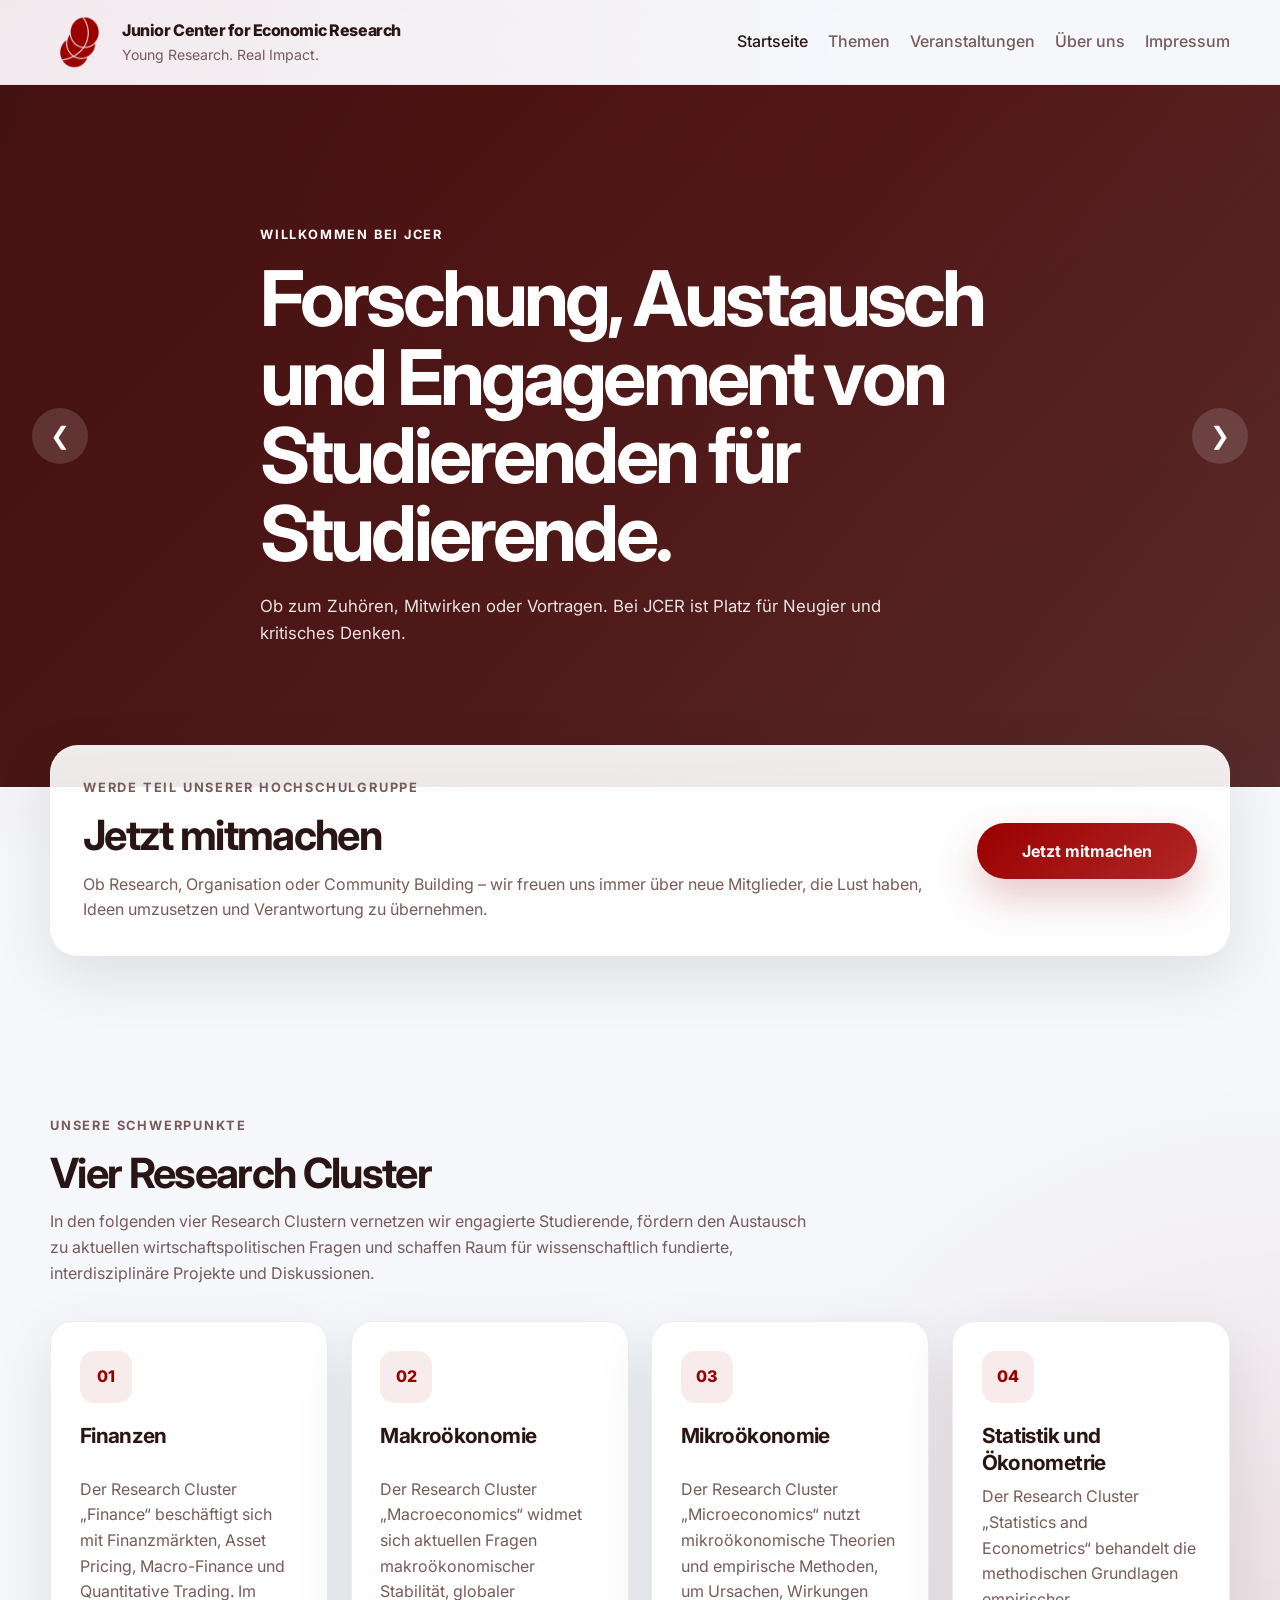
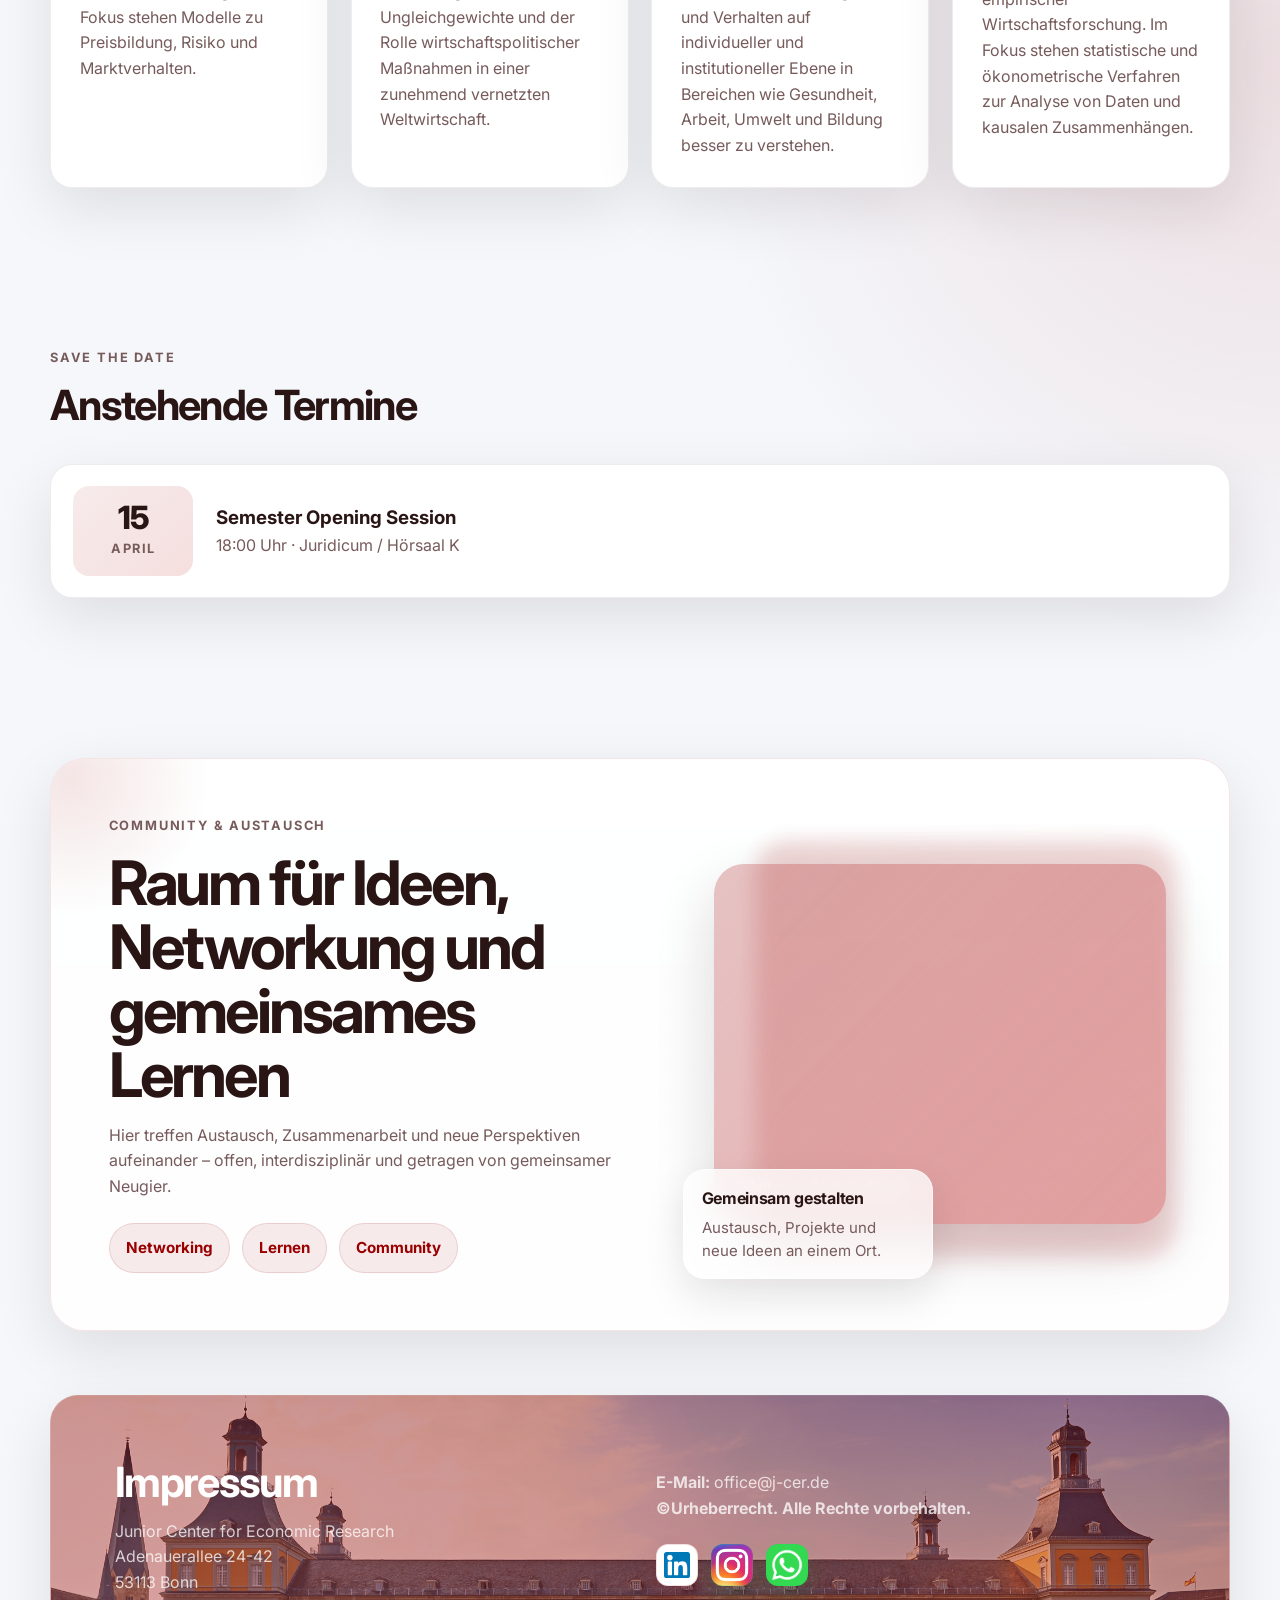
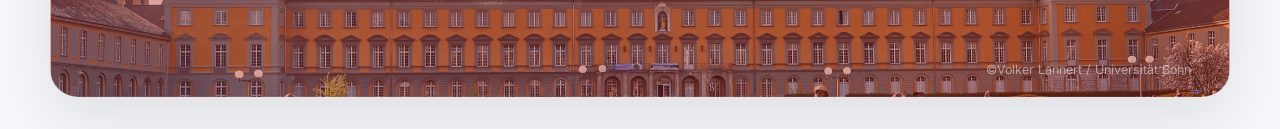
<file: index.html>
<!DOCTYPE html>
<html lang="de">
<head>
  <meta charset="UTF-8" />
  <meta name="viewport" content="width=device-width, initial-scale=1.0" />
  <title>JCER – Startseite</title>
  <link rel="preconnect" href="https://fonts.googleapis.com">
  <link rel="preconnect" href="https://fonts.gstatic.com" crossorigin>
  <link href="https://fonts.googleapis.com/css2?family=Inter:wght@400;500;600;700;800&display=swap" rel="stylesheet">
  <link rel="stylesheet" href="styles.css" />
</head>
<body>
  <header class="site-header">
    <div class="container header-content">
      <a href="index.html" class="brand" aria-label="Startseite">
        <div class="brand-logo">Logo</div>
        <div class="brand-text">
          <span class="brand-title">Junior Center for Economic Research</span>
          <span class="brand-subtitle">Young Research. Real Impact.</span>
        </div>
      </a>

      <nav class="main-nav" aria-label="Hauptnavigation">
        <a href="index.html" class="active">Startseite</a>
        <a href="themen.html">Themen</a>
        <a href="veranstaltungen.html">Veranstaltungen</a>
        <a href="ueber-uns.html">Über uns</a>
        <a href="impressum.html">Impressum</a>
      </nav>
    </div>
  </header>

  <main>
    <section class="hero-section">
      <div class="hero-slider">
        <div
          class="hero-slide active"
          style="background-image: url('https://images.unsplash.com/photo-1522202176988-66273c2fd55f?auto=format&fit=crop&w=1600&q=80');"
        ></div>

        <div
          class="hero-slide"
          style="background-image: url('https://images.unsplash.com/photo-1516321318423-f06f85e504b3?auto=format&fit=crop&w=1600&q=80');"
        ></div>

        <div
          class="hero-slide"
          style="background-image: url('https://images.unsplash.com/photo-1523240795612-9a054b0db644?auto=format&fit=crop&w=1600&q=80');"
        ></div>
      </div>

      <div class="hero-overlay"></div>

      <button class="hero-arrow hero-prev" type="button" aria-label="Vorheriges Bild">
        &#10094;
      </button>

      <button class="hero-arrow hero-next" type="button" aria-label="Nächstes Bild">
        &#10095;
      </button>

      <div class="container hero-content">
        <p class="eyebrow">Willkommen bei JCER</p>
        <h1>Forschung, Austausch und Engagement von Studierenden für Studierende.</h1>
        <p class="hero-text">
          Ob zum Zuhören, Mitwirken oder Vortragen.
          Bei JCER ist Platz für Neugier und kritisches Denken.
        </p>
      </div>
    </section>

    <section class="cta-section" id="mitmachen">
      <div class="container cta-box">
        <div>
          <p class="section-label">Werde Teil unserer Hochschulgruppe</p>
          <h2>Jetzt mitmachen</h2>
          <p>
            Ob Research, Organisation oder Community Building – wir freuen uns immer über neue Mitglieder,
            die Lust haben, Ideen umzusetzen und Verantwortung zu übernehmen.
          </p>
        </div>
        <a href="https://docs.google.com/forms/d/e/1FAIpQLSfSq2vkGWqAHSwN1rf7VXkGz0Rp_RXtEIdirjfcosgedQK0yQ/viewform" class="primary-button">Jetzt mitmachen</a>
      </div>
    </section>

    <section class="cluster-section" id="cluster">
      <div class="container">
        <div class="section-heading">
          <p class="section-label">Unsere Schwerpunkte</p>
          <h2>Vier Research Cluster</h2>
          <p>
            In den folgenden vier Research Clustern vernetzen wir engagierte Studierende, 
            fördern den Austausch zu aktuellen wirtschaftspolitischen Fragen und schaffen Raum für wissenschaftlich fundierte, interdisziplinäre Projekte und Diskussionen.
          </p>
        </div>

        <div class="cluster-grid">
          <article class="cluster-card">
            <span class="cluster-number">01</span>
            <h3>Finanzen</h3>
            <p>
              Der Research Cluster „Finance“ beschäftigt sich mit Finanzmärkten, Asset Pricing, Macro-Finance und Quantitative Trading. 
              Im Fokus stehen Modelle zu Preisbildung, Risiko und Marktverhalten.
            </p>
          </article>

          <article class="cluster-card">
            <span class="cluster-number">02</span>
            <h3>Makroökonomie</h3>
            <p>
              Der Research Cluster „Macroeconomics“ widmet sich aktuellen Fragen makroökonomischer Stabilität, globaler 
              Ungleichgewichte und der Rolle wirtschaftspolitischer Maßnahmen in einer zunehmend vernetzten Weltwirtschaft.
            </p>
          </article>

          <article class="cluster-card">
            <span class="cluster-number">03</span>
            <h3>Mikroökonomie</h3>
            <p>
              Der Research Cluster „Microeconomics“ nutzt mikroökonomische Theorien und empirische Methoden, um Ursachen, Wirkungen und Verhalten auf individueller und 
              institutioneller Ebene in Bereichen wie Gesundheit, Arbeit, Umwelt und Bildung besser zu verstehen.
            </p>
          </article>

          <article class="cluster-card">
            <span class="cluster-number">04</span>
            <h3>Statistik und Ökonometrie</h3>
            <p>
              Der Research Cluster „Statistics and Econometrics“ behandelt die methodischen Grundlagen empirischer Wirtschaftsforschung. Im Fokus stehen statistische und 
              ökonometrische Verfahren zur Analyse von Daten und kausalen Zusammenhängen.
            </p>
          </article>
        </div>
      </div>
    </section>

    <section class="events-section" id="termine">
      <div class="container">
        <div class="section-heading">
          <p class="section-label">Save the date</p>
          <h2>Anstehende Termine</h2>
        </div>

        <div class="event-list">
          <article class="event-card">
            <div class="event-date">
              <span class="day">15</span>
              <span class="month">April</span>
            </div>
            <div class="event-info">
              <h3>Semester Opening Session</h3>
              <p>18:00 Uhr · Juridicum / Hörsaal K</p>
            </div>
          </article>
        </div>
      </div>
    </section>

    <section class="image-banner-section" aria-label="Weiteres Bild">
      <div class="container">
        <div class="image-banner-card image-banner-card-redesign">
          <div class="image-banner-text">
            <p class="section-label">Community & Austausch</p>
            <h2>Raum für Ideen, Networkung und gemeinsames Lernen</h2>
            <p>
              Hier treffen Austausch, Zusammenarbeit und neue Perspektiven aufeinander – offen, 
              interdisziplinär und getragen von gemeinsamer Neugier.
            </p>

            <div class="image-banner-tags">
              <span>Networking</span>
              <span>Lernen</span>
              <span>Community</span>
            </div>
          </div>

          <div class="image-visual-stack">
            <div class="image-visual-accent"></div>

            <div class="image-placeholder">
              <span>Weiteres Bild einfügen</span>
            </div>

            <div class="image-floating-note">
              <strong>Gemeinsam gestalten</strong>
              <p>Austausch, Projekte und neue Ideen an einem Ort.</p>
            </div>
          </div>
        </div>
      </div>
    </section>
  </main>

<footer class="site-footer" id="impressum-block">
  <div class="container footer-content">
    <div>
      <h2>Impressum</h2>
      <p>
        Junior Center for Economic Research<br />
        Adenauerallee 24-42<br />
        53113 Bonn
      </p>
    </div>

    <div>
      <p><strong>E-Mail:</strong> office@j-cer.de</p>
      <p><strong>©Urheberrecht. Alle Rechte vorbehalten.</strong></p>

      <div class="footer-socials">
        <a href="https://www.linkedin.com/company/junior-center-for-economic-research-jcer/"
          class="footer-social-link" aria-label="LinkedIn öffnen"
          target="_blank" rel="noopener noreferrer">
          <span class="footer-social-icon footer-social-linkedin">in</span>
        </a>
        <a href="https://www.instagram.com/jcer.economics/"
          class="footer-social-link" aria-label="Instagram öffnen"
          target="_blank" rel="noopener noreferrer">
          <span class="footer-social-icon footer-social-instagram">ig</span>
        </a>
        <a href="https://chat.whatsapp.com/Ii7mFsBrbOs0jFYBegxyFz"
  class="footer-social-link"
  aria-label="WhatsApp Community öffnen"
  target="_blank"
  rel="noopener noreferrer">
  <span class="footer-social-icon footer-social-whatsapp">wa</span>
</a>
      </div>
    </div>
  </div>

  <div style="text-align: right; padding: 0 2.4rem 1rem; color: rgba(255,255,255,0.5); font-size: 0.78rem;">
    ©Volker Lannert / Universität Bonn
  </div>
</footer>
</body>
<script>
  const slides = document.querySelectorAll(".hero-slide");
  const prevButton = document.querySelector(".hero-prev");
  const nextButton = document.querySelector(".hero-next");

  let currentSlide = 0;
  let sliderInterval;

  function showSlide(index) {
    slides.forEach((slide, i) => {
      slide.classList.toggle("active", i === index);
    });

    currentSlide = index;
  }

  function nextSlide() {
    const newIndex = (currentSlide + 1) % slides.length;
    showSlide(newIndex);
  }

  function prevSlide() {
    const newIndex = (currentSlide - 1 + slides.length) % slides.length;
    showSlide(newIndex);
  }

  function startSlider() {
    sliderInterval = setInterval(nextSlide, 5000);
  }

  function resetSlider() {
    clearInterval(sliderInterval);
    startSlider();
  }

  nextButton.addEventListener("click", () => {
    nextSlide();
    resetSlider();
  });

  prevButton.addEventListener("click", () => {
    prevSlide();
    resetSlider();
  });

  showSlide(0);
  startSlider();
</script>
</html>
</file>
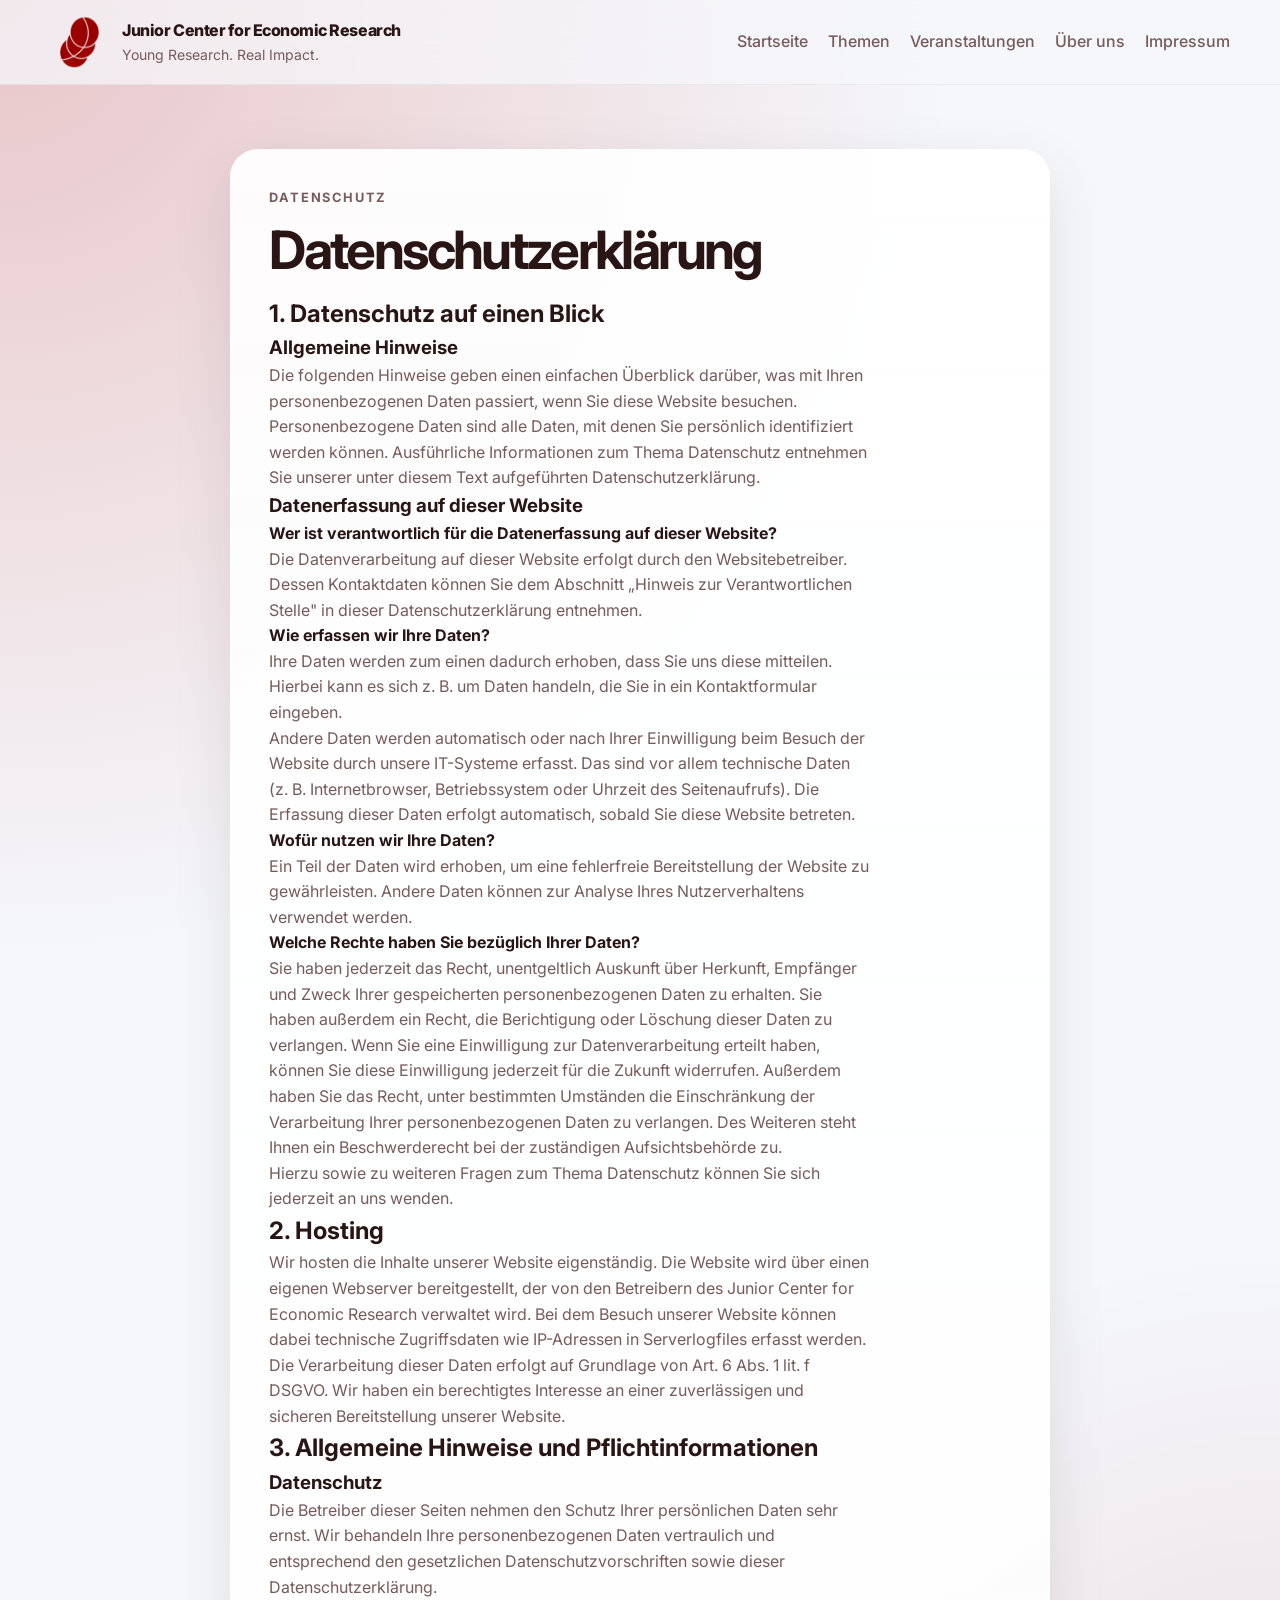
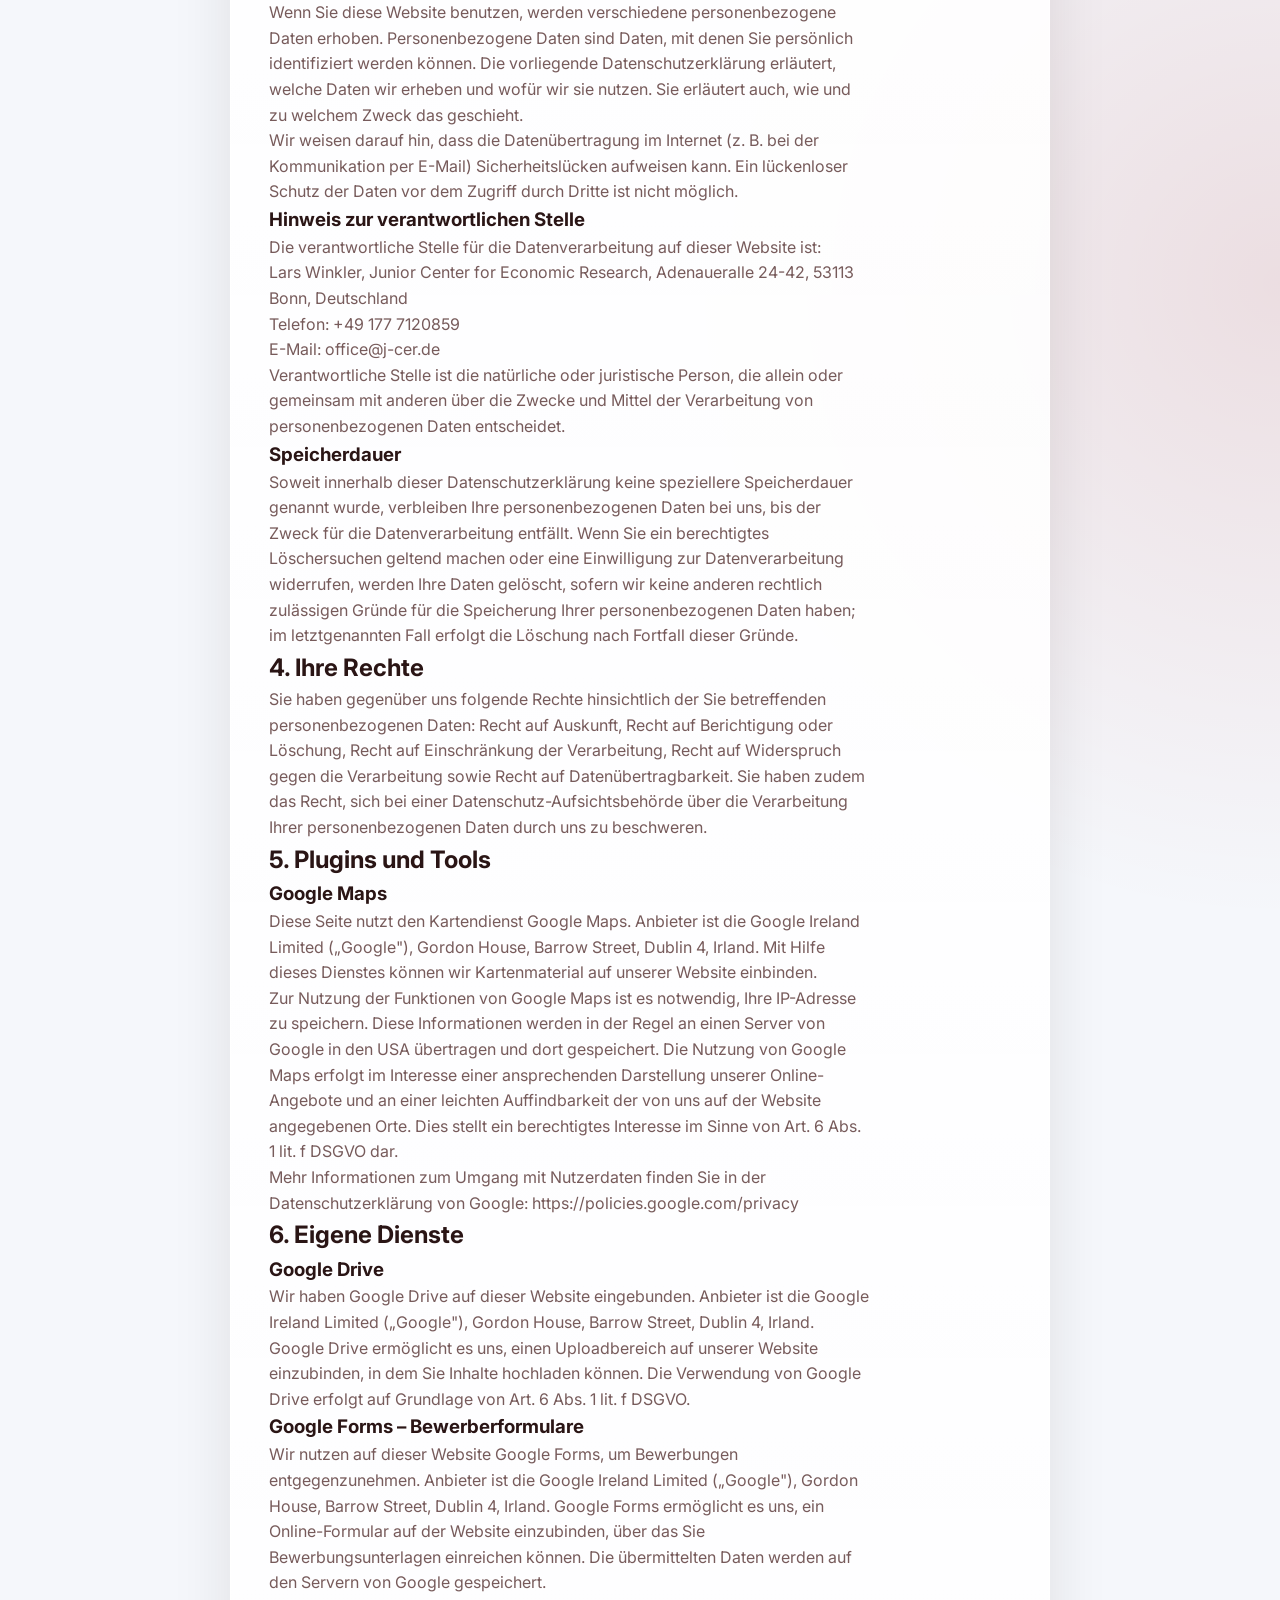
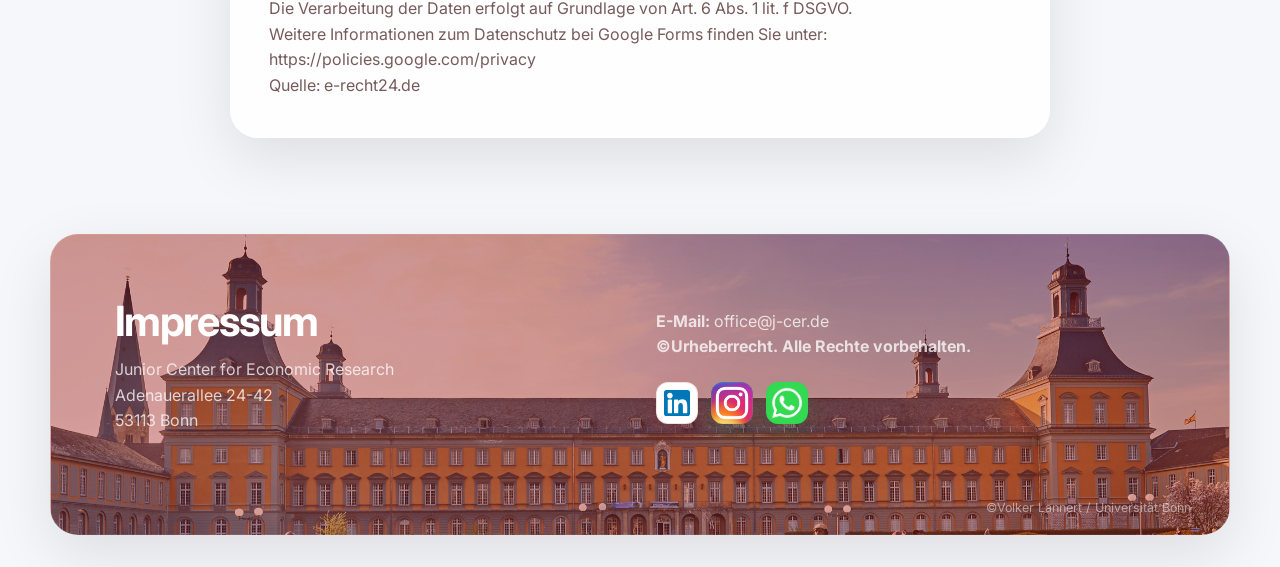
<file: datenschutz.html>
<!DOCTYPE html>
<html lang="de">
<head>
  <meta charset="UTF-8" />
  <meta name="viewport" content="width=device-width, initial-scale=1.0" />
  <title>JCER – Datenschutzerklärung</title>
  <link rel="preconnect" href="https://fonts.googleapis.com">
  <link rel="preconnect" href="https://fonts.gstatic.com" crossorigin>
  <link href="https://fonts.googleapis.com/css2?family=Inter:wght@400;500;600;700;800&display=swap" rel="stylesheet">
  <link rel="stylesheet" href="styles.css" />
</head>
<body>
  <header class="site-header">
    <div class="container header-content">
      <a href="index.html" class="brand" aria-label="Startseite">
        <div class="brand-logo">Logo</div>
        <div class="brand-text">
          <span class="brand-title">Junior Center for Economic Research</span>
          <span class="brand-subtitle">Young Research. Real Impact.</span>
        </div>
      </a>

      <nav class="main-nav" aria-label="Hauptnavigation">
        <a href="index.html">Startseite</a>
        <a href="themen.html">Themen</a>
        <a href="veranstaltungen.html">Veranstaltungen</a>
        <a href="ueber-uns.html">Über uns</a>
        <a href="impressum.html">Impressum</a>
      </nav>
    </div>
  </header>

  <main class="privacy-main">
    <div style="height: 4rem;"></div>
<div class="privacy-placeholder-card">
  <p class="section-label">Datenschutz</p>
  <h1>Datenschutzerklärung</h1>

  <h2>1. Datenschutz auf einen Blick</h2>

  <h3>Allgemeine Hinweise</h3>
  <p>Die folgenden Hinweise geben einen einfachen Überblick darüber, was mit Ihren personenbezogenen Daten passiert, wenn Sie diese Website besuchen. Personenbezogene Daten sind alle Daten, mit denen Sie persönlich identifiziert werden können. Ausführliche Informationen zum Thema Datenschutz entnehmen Sie unserer unter diesem Text aufgeführten Datenschutzerklärung.</p>

  <h3>Datenerfassung auf dieser Website</h3>
  <h4>Wer ist verantwortlich für die Datenerfassung auf dieser Website?</h4>
  <p>Die Datenverarbeitung auf dieser Website erfolgt durch den Websitebetreiber. Dessen Kontaktdaten können Sie dem Abschnitt „Hinweis zur Verantwortlichen Stelle" in dieser Datenschutzerklärung entnehmen.</p>

  <h4>Wie erfassen wir Ihre Daten?</h4>
  <p>Ihre Daten werden zum einen dadurch erhoben, dass Sie uns diese mitteilen. Hierbei kann es sich z. B. um Daten handeln, die Sie in ein Kontaktformular eingeben.</p>
  <p>Andere Daten werden automatisch oder nach Ihrer Einwilligung beim Besuch der Website durch unsere IT-Systeme erfasst. Das sind vor allem technische Daten (z. B. Internetbrowser, Betriebssystem oder Uhrzeit des Seitenaufrufs). Die Erfassung dieser Daten erfolgt automatisch, sobald Sie diese Website betreten.</p>

  <h4>Wofür nutzen wir Ihre Daten?</h4>
  <p>Ein Teil der Daten wird erhoben, um eine fehlerfreie Bereitstellung der Website zu gewährleisten. Andere Daten können zur Analyse Ihres Nutzerverhaltens verwendet werden.</p>

  <h4>Welche Rechte haben Sie bezüglich Ihrer Daten?</h4>
  <p>Sie haben jederzeit das Recht, unentgeltlich Auskunft über Herkunft, Empfänger und Zweck Ihrer gespeicherten personenbezogenen Daten zu erhalten. Sie haben außerdem ein Recht, die Berichtigung oder Löschung dieser Daten zu verlangen. Wenn Sie eine Einwilligung zur Datenverarbeitung erteilt haben, können Sie diese Einwilligung jederzeit für die Zukunft widerrufen. Außerdem haben Sie das Recht, unter bestimmten Umständen die Einschränkung der Verarbeitung Ihrer personenbezogenen Daten zu verlangen. Des Weiteren steht Ihnen ein Beschwerderecht bei der zuständigen Aufsichtsbehörde zu.</p>
  <p>Hierzu sowie zu weiteren Fragen zum Thema Datenschutz können Sie sich jederzeit an uns wenden.</p>

  <h2>2. Hosting</h2>
  <p>Wir hosten die Inhalte unserer Website eigenständig. Die Website wird über einen eigenen Webserver bereitgestellt, der von den Betreibern des Junior Center for Economic Research verwaltet wird. Bei dem Besuch unserer Website können dabei technische Zugriffsdaten wie IP-Adressen in Serverlogfiles erfasst werden. Die Verarbeitung dieser Daten erfolgt auf Grundlage von Art. 6 Abs. 1 lit. f DSGVO. Wir haben ein berechtigtes Interesse an einer zuverlässigen und sicheren Bereitstellung unserer Website.</p>

  <h2>3. Allgemeine Hinweise und Pflichtinformationen</h2>

  <h3>Datenschutz</h3>
  <p>Die Betreiber dieser Seiten nehmen den Schutz Ihrer persönlichen Daten sehr ernst. Wir behandeln Ihre personenbezogenen Daten vertraulich und entsprechend den gesetzlichen Datenschutzvorschriften sowie dieser Datenschutzerklärung.</p>
  <p>Wenn Sie diese Website benutzen, werden verschiedene personenbezogene Daten erhoben. Personenbezogene Daten sind Daten, mit denen Sie persönlich identifiziert werden können. Die vorliegende Datenschutzerklärung erläutert, welche Daten wir erheben und wofür wir sie nutzen. Sie erläutert auch, wie und zu welchem Zweck das geschieht.</p>
  <p>Wir weisen darauf hin, dass die Datenübertragung im Internet (z. B. bei der Kommunikation per E-Mail) Sicherheitslücken aufweisen kann. Ein lückenloser Schutz der Daten vor dem Zugriff durch Dritte ist nicht möglich.</p>

  <h3>Hinweis zur verantwortlichen Stelle</h3>
  <p>Die verantwortliche Stelle für die Datenverarbeitung auf dieser Website ist:</p>
  <p>Lars Winkler, Junior Center for Economic Research, Adenaueralle 24-42, 53113 Bonn, Deutschland<br>
  Telefon: +49 177 7120859<br>
  E-Mail: office@j-cer.de</p>
  <p>Verantwortliche Stelle ist die natürliche oder juristische Person, die allein oder gemeinsam mit anderen über die Zwecke und Mittel der Verarbeitung von personenbezogenen Daten entscheidet.</p>

  <h3>Speicherdauer</h3>
  <p>Soweit innerhalb dieser Datenschutzerklärung keine speziellere Speicherdauer genannt wurde, verbleiben Ihre personenbezogenen Daten bei uns, bis der Zweck für die Datenverarbeitung entfällt. Wenn Sie ein berechtigtes Löschersuchen geltend machen oder eine Einwilligung zur Datenverarbeitung widerrufen, werden Ihre Daten gelöscht, sofern wir keine anderen rechtlich zulässigen Gründe für die Speicherung Ihrer personenbezogenen Daten haben; im letztgenannten Fall erfolgt die Löschung nach Fortfall dieser Gründe.</p>

  <h2>4. Ihre Rechte</h2>
  <p>Sie haben gegenüber uns folgende Rechte hinsichtlich der Sie betreffenden personenbezogenen Daten: Recht auf Auskunft, Recht auf Berichtigung oder Löschung, Recht auf Einschränkung der Verarbeitung, Recht auf Widerspruch gegen die Verarbeitung sowie Recht auf Datenübertragbarkeit. Sie haben zudem das Recht, sich bei einer Datenschutz-Aufsichtsbehörde über die Verarbeitung Ihrer personenbezogenen Daten durch uns zu beschweren.</p>

  <h2>5. Plugins und Tools</h2>

  <h3>Google Maps</h3>
  <p>Diese Seite nutzt den Kartendienst Google Maps. Anbieter ist die Google Ireland Limited („Google"), Gordon House, Barrow Street, Dublin 4, Irland. Mit Hilfe dieses Dienstes können wir Kartenmaterial auf unserer Website einbinden.</p>
  <p>Zur Nutzung der Funktionen von Google Maps ist es notwendig, Ihre IP-Adresse zu speichern. Diese Informationen werden in der Regel an einen Server von Google in den USA übertragen und dort gespeichert. Die Nutzung von Google Maps erfolgt im Interesse einer ansprechenden Darstellung unserer Online-Angebote und an einer leichten Auffindbarkeit der von uns auf der Website angegebenen Orte. Dies stellt ein berechtigtes Interesse im Sinne von Art. 6 Abs. 1 lit. f DSGVO dar.</p>
  <p>Mehr Informationen zum Umgang mit Nutzerdaten finden Sie in der Datenschutzerklärung von Google: <a href="https://policies.google.com/privacy?hl=de" target="_blank">https://policies.google.com/privacy</a></p>

  <h2>6. Eigene Dienste</h2>

  <h3>Google Drive</h3>
  <p>Wir haben Google Drive auf dieser Website eingebunden. Anbieter ist die Google Ireland Limited („Google"), Gordon House, Barrow Street, Dublin 4, Irland. Google Drive ermöglicht es uns, einen Uploadbereich auf unserer Website einzubinden, in dem Sie Inhalte hochladen können. Die Verwendung von Google Drive erfolgt auf Grundlage von Art. 6 Abs. 1 lit. f DSGVO.</p>

  <h3>Google Forms – Bewerberformulare</h3>
  <p>Wir nutzen auf dieser Website Google Forms, um Bewerbungen entgegenzunehmen. Anbieter ist die Google Ireland Limited („Google"), Gordon House, Barrow Street, Dublin 4, Irland. Google Forms ermöglicht es uns, ein Online-Formular auf der Website einzubinden, über das Sie Bewerbungsunterlagen einreichen können. Die übermittelten Daten werden auf den Servern von Google gespeichert.</p>
  <p>Die Verarbeitung der Daten erfolgt auf Grundlage von Art. 6 Abs. 1 lit. f DSGVO. Weitere Informationen zum Datenschutz bei Google Forms finden Sie unter: <a href="https://policies.google.com/privacy" target="_blank">https://policies.google.com/privacy</a></p>

  <p class="privacy-source">Quelle: <a href="https://www.e-recht24.de" target="_blank">e-recht24.de</a></p>
</div>
<div style="height: 6rem;"></div>
  </main>

<footer class="site-footer" id="impressum-block">
  <div class="container footer-content">
    <div>
      <h2>Impressum</h2>
      <p>
        Junior Center for Economic Research<br />
        Adenauerallee 24-42<br />
        53113 Bonn
      </p>
    </div>

    <div>
      <p><strong>E-Mail:</strong> office@j-cer.de</p>
      <p><strong>©Urheberrecht. Alle Rechte vorbehalten.</strong></p>

      <div class="footer-socials">
        <a href="https://www.linkedin.com/company/junior-center-for-economic-research-jcer/"
          class="footer-social-link" aria-label="LinkedIn öffnen"
          target="_blank" rel="noopener noreferrer">
          <span class="footer-social-icon footer-social-linkedin">in</span>
        </a>
        <a href="https://www.instagram.com/jcer.economics/"
          class="footer-social-link" aria-label="Instagram öffnen"
          target="_blank" rel="noopener noreferrer">
          <span class="footer-social-icon footer-social-instagram">ig</span>
        </a>
        <a href="https://chat.whatsapp.com/Ii7mFsBrbOs0jFYBegxyFz"
  class="footer-social-link"
  aria-label="WhatsApp Community öffnen"
  target="_blank"
  rel="noopener noreferrer">
  <span class="footer-social-icon footer-social-whatsapp">wa</span>
</a>
      </div>
    </div>
  </div>
  <div style="text-align: right; padding: 0 2.4rem 1rem; color: rgba(255,255,255,0.5); font-size: 0.78rem;">
    ©Volker Lannert / Universität Bonn
  </div>
</footer>
</body>
</html>
</file>
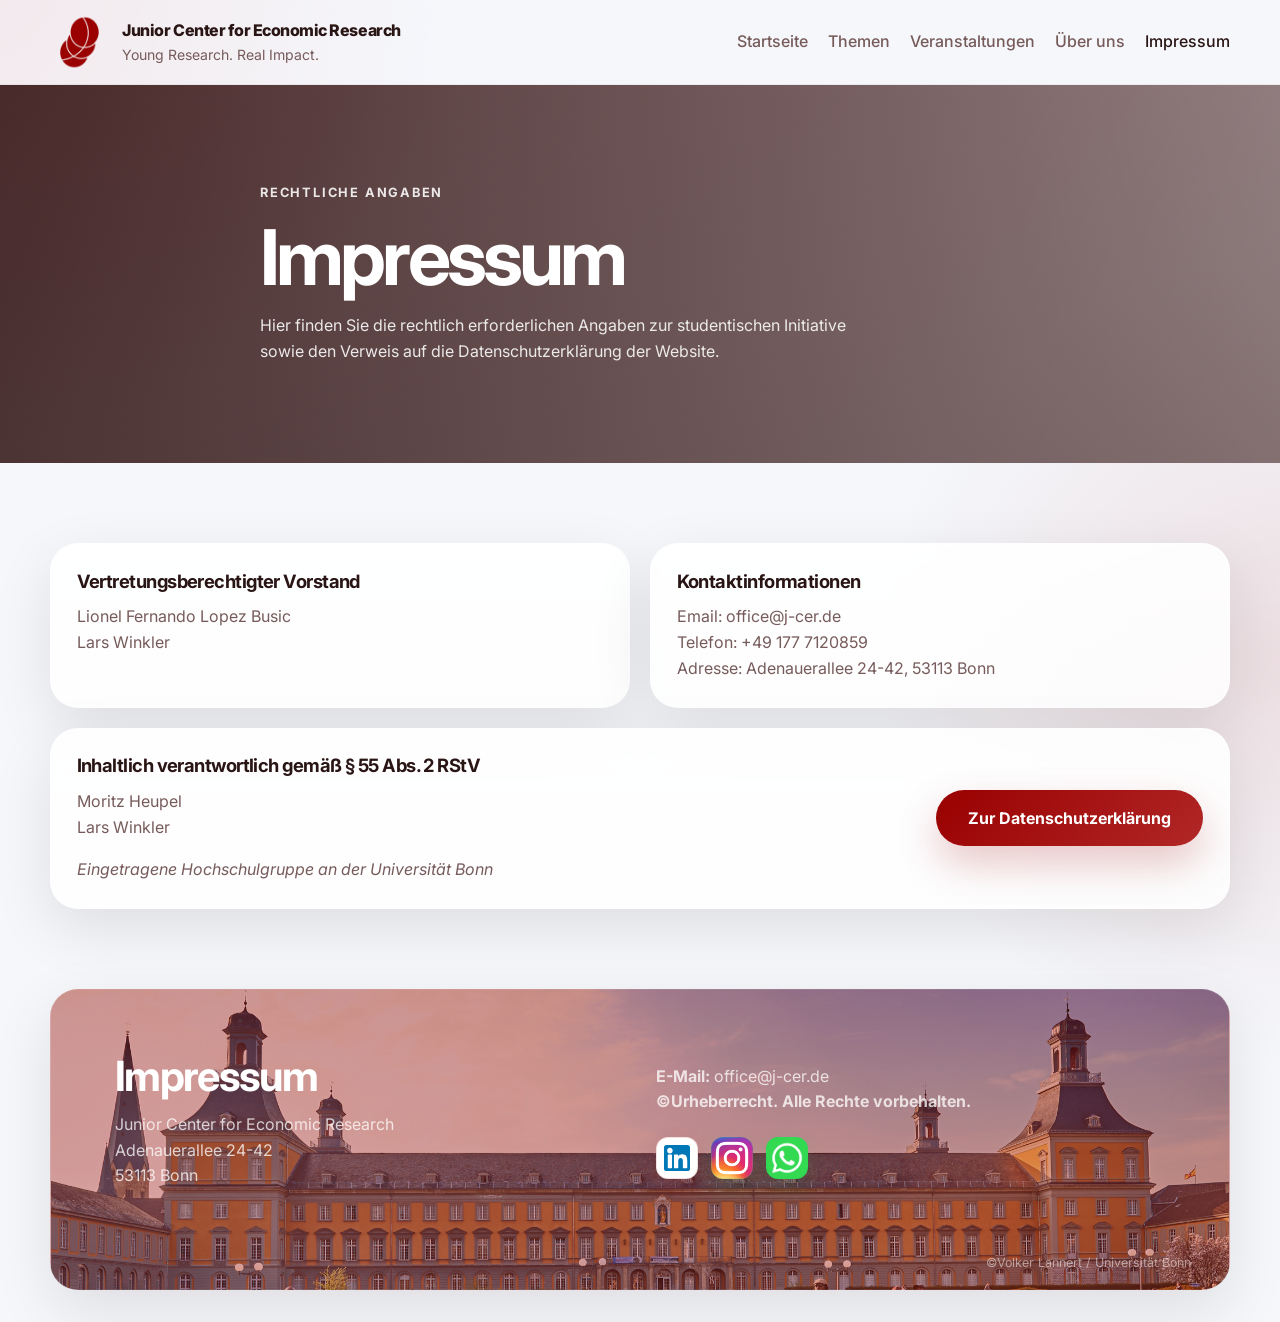
<file: impressum.html>
<!DOCTYPE html>
<html lang="de">
<head>
  <meta charset="UTF-8" />
  <meta name="viewport" content="width=device-width, initial-scale=1.0" />
  <title>JCER – Impressum</title>
  <link rel="preconnect" href="https://fonts.googleapis.com">
  <link rel="preconnect" href="https://fonts.gstatic.com" crossorigin>
  <link href="https://fonts.googleapis.com/css2?family=Inter:wght@400;500;600;700;800&display=swap" rel="stylesheet">
  <link rel="stylesheet" href="styles.css" />
</head>
<body>
  <header class="site-header">
    <div class="container header-content">
      <a href="index.html" class="brand" aria-label="Startseite">
        <div class="brand-logo">Logo</div>
        <div class="brand-text">
          <span class="brand-title">Junior Center for Economic Research</span>
          <span class="brand-subtitle">Young Research. Real Impact.</span>
        </div>
      </a>

      <nav class="main-nav" aria-label="Hauptnavigation">
        <a href="index.html">Startseite</a>
        <a href="themen.html">Themen</a>
        <a href="veranstaltungen.html">Veranstaltungen</a>
        <a href="ueber-uns.html">Über uns</a>
        <a href="impressum.html" class="active">Impressum</a>
      </nav>
    </div>
  </header>

  <main class="legal-main">
    <!-- 1. Hero -->
    <section class="legal-hero">
      <div class="legal-hero-overlay"></div>
      <div class="container legal-hero-content">
        <p class="eyebrow">Rechtliche Angaben</p>
        <h1>Impressum</h1>
        <p>
          Hier finden Sie die rechtlich erforderlichen Angaben zur studentischen Initiative
          sowie den Verweis auf die Datenschutzerklärung der Website.
        </p>
      </div>
    </section>

    <!-- 2. Impressumsangaben -->
    <section class="legal-details-section">
      <div class="container">
        <div class="legal-detail-grid legal-detail-grid-simple">
          <article class="legal-detail-block">
            <h3>Vertretungsberechtigter Vorstand</h3>
            <p>
              Lionel Fernando Lopez Busic<br />
              Lars Winkler
            </p>
          </article>

          <article class="legal-detail-block">
            <h3>Kontaktinformationen</h3>
            <p>
              Email: office@j-cer.de<br />
              Telefon: +49 177 7120859<br />
              Adresse: Adenauerallee 24-42, 53113 Bonn
            </p>
          </article>

          <article class="legal-detail-block legal-detail-block-wide legal-detail-block-action">
            <div class="legal-detail-content">
              <h3>Inhaltlich verantwortlich gemäß § 55 Abs. 2 RStV</h3>
              <p>
                Moritz Heupel<br />
                Lars Winkler
              </p>
              <p class="legal-detail-note">
                Eingetragene Hochschulgruppe an der Universität Bonn
              </p>
            </div>

            <a href="datenschutz.html" class="primary-button legal-inline-button">
              Zur Datenschutzerklärung
            </a>
          </article>
        </div>
      </div>
    </section>
  </main>

   <footer class="site-footer" id="impressum-block">
  <div class="container footer-content">
    <div>
      <h2>Impressum</h2>
      <p>
        Junior Center for Economic Research<br />
        Adenauerallee 24-42<br />
        53113 Bonn
      </p>
    </div>

    <div>
      <p><strong>E-Mail:</strong> office@j-cer.de</p>
      <p><strong>©Urheberrecht. Alle Rechte vorbehalten.</strong></p>

      <div class="footer-socials">
        <a href="https://www.linkedin.com/company/junior-center-for-economic-research-jcer/"
          class="footer-social-link" aria-label="LinkedIn öffnen"
          target="_blank" rel="noopener noreferrer">
          <span class="footer-social-icon footer-social-linkedin">in</span>
        </a>
        <a href="https://www.instagram.com/jcer.economics/"
          class="footer-social-link" aria-label="Instagram öffnen"
          target="_blank" rel="noopener noreferrer">
          <span class="footer-social-icon footer-social-instagram">ig</span>
        </a>
        <a href="https://chat.whatsapp.com/Ii7mFsBrbOs0jFYBegxyFz"
  class="footer-social-link"
  aria-label="WhatsApp Community öffnen"
  target="_blank"
  rel="noopener noreferrer">
  <span class="footer-social-icon footer-social-whatsapp">wa</span>
</a>
      </div>
    </div>
  </div>

  <div style="text-align: right; padding: 0 2.4rem 1rem; color: rgba(255,255,255,0.5); font-size: 0.78rem;">
    ©Volker Lannert / Universität Bonn
  </div>
</footer>
</body>
</html>
</file>
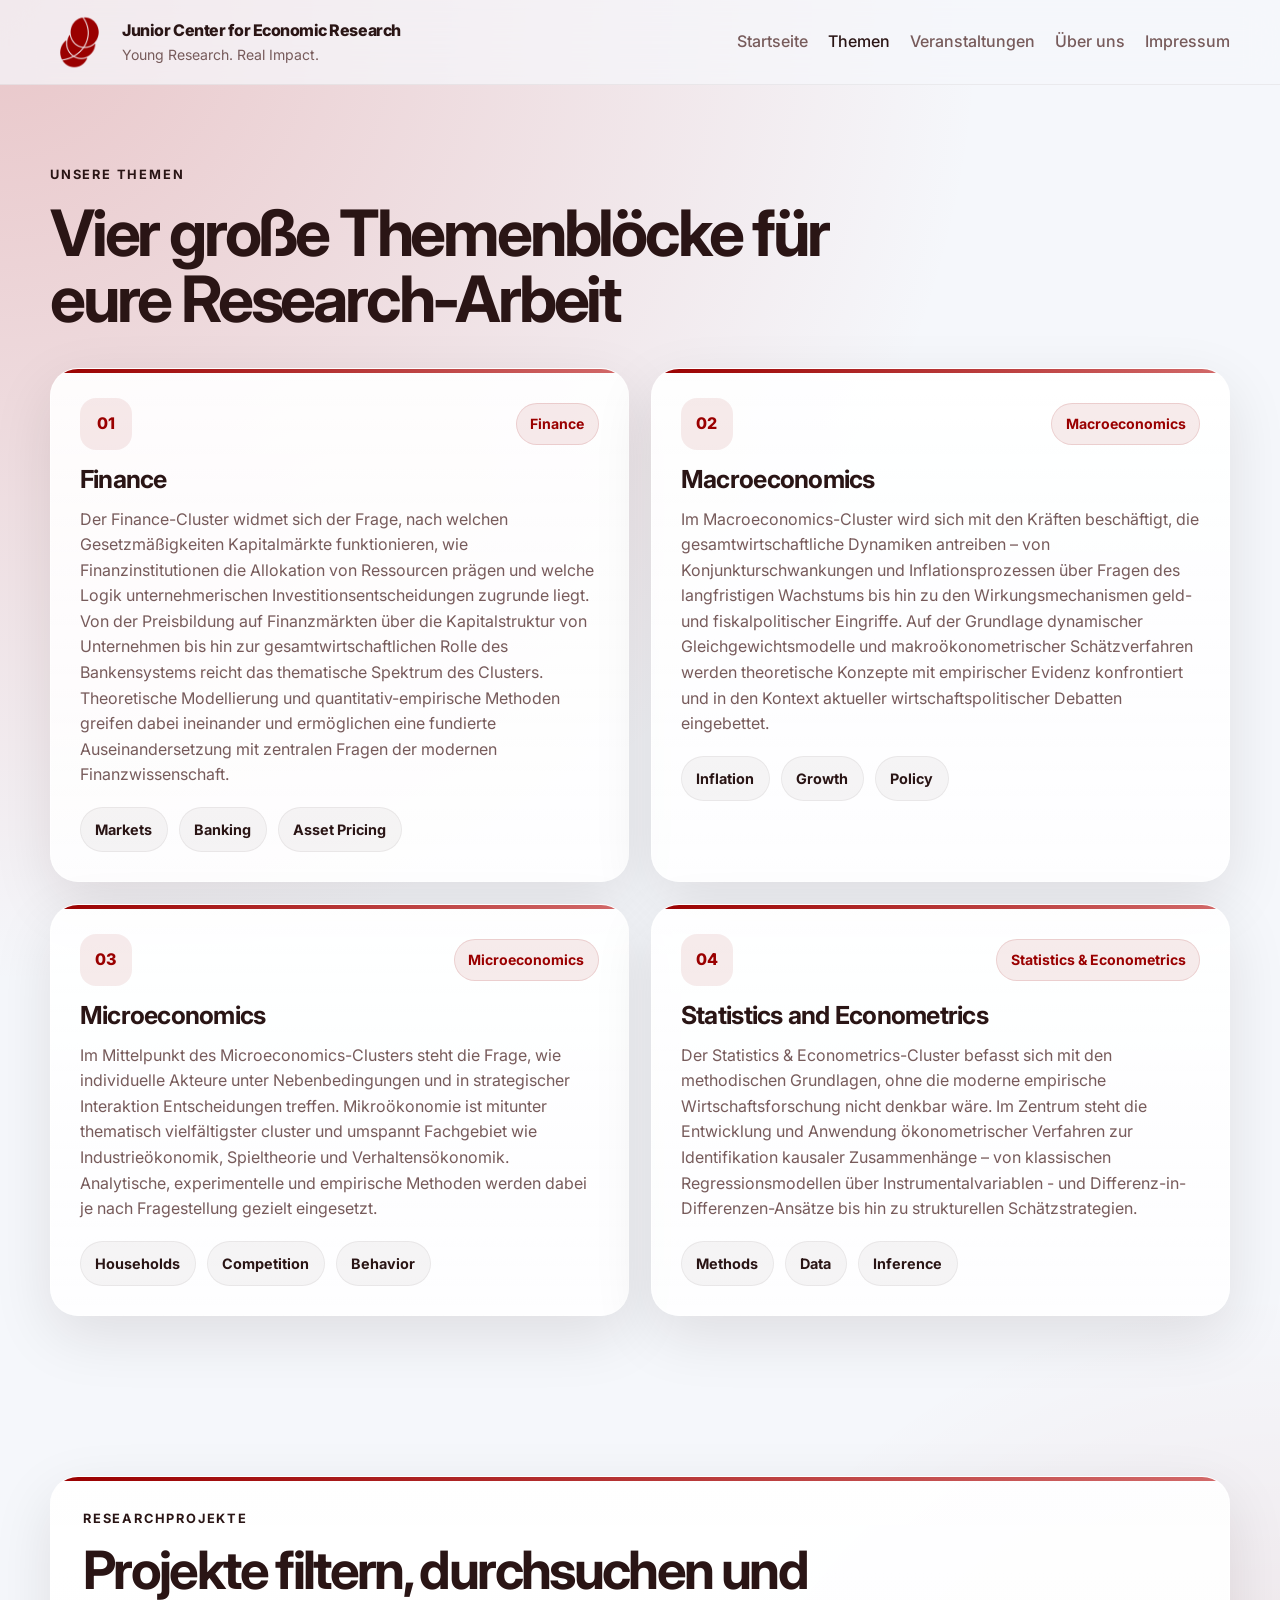
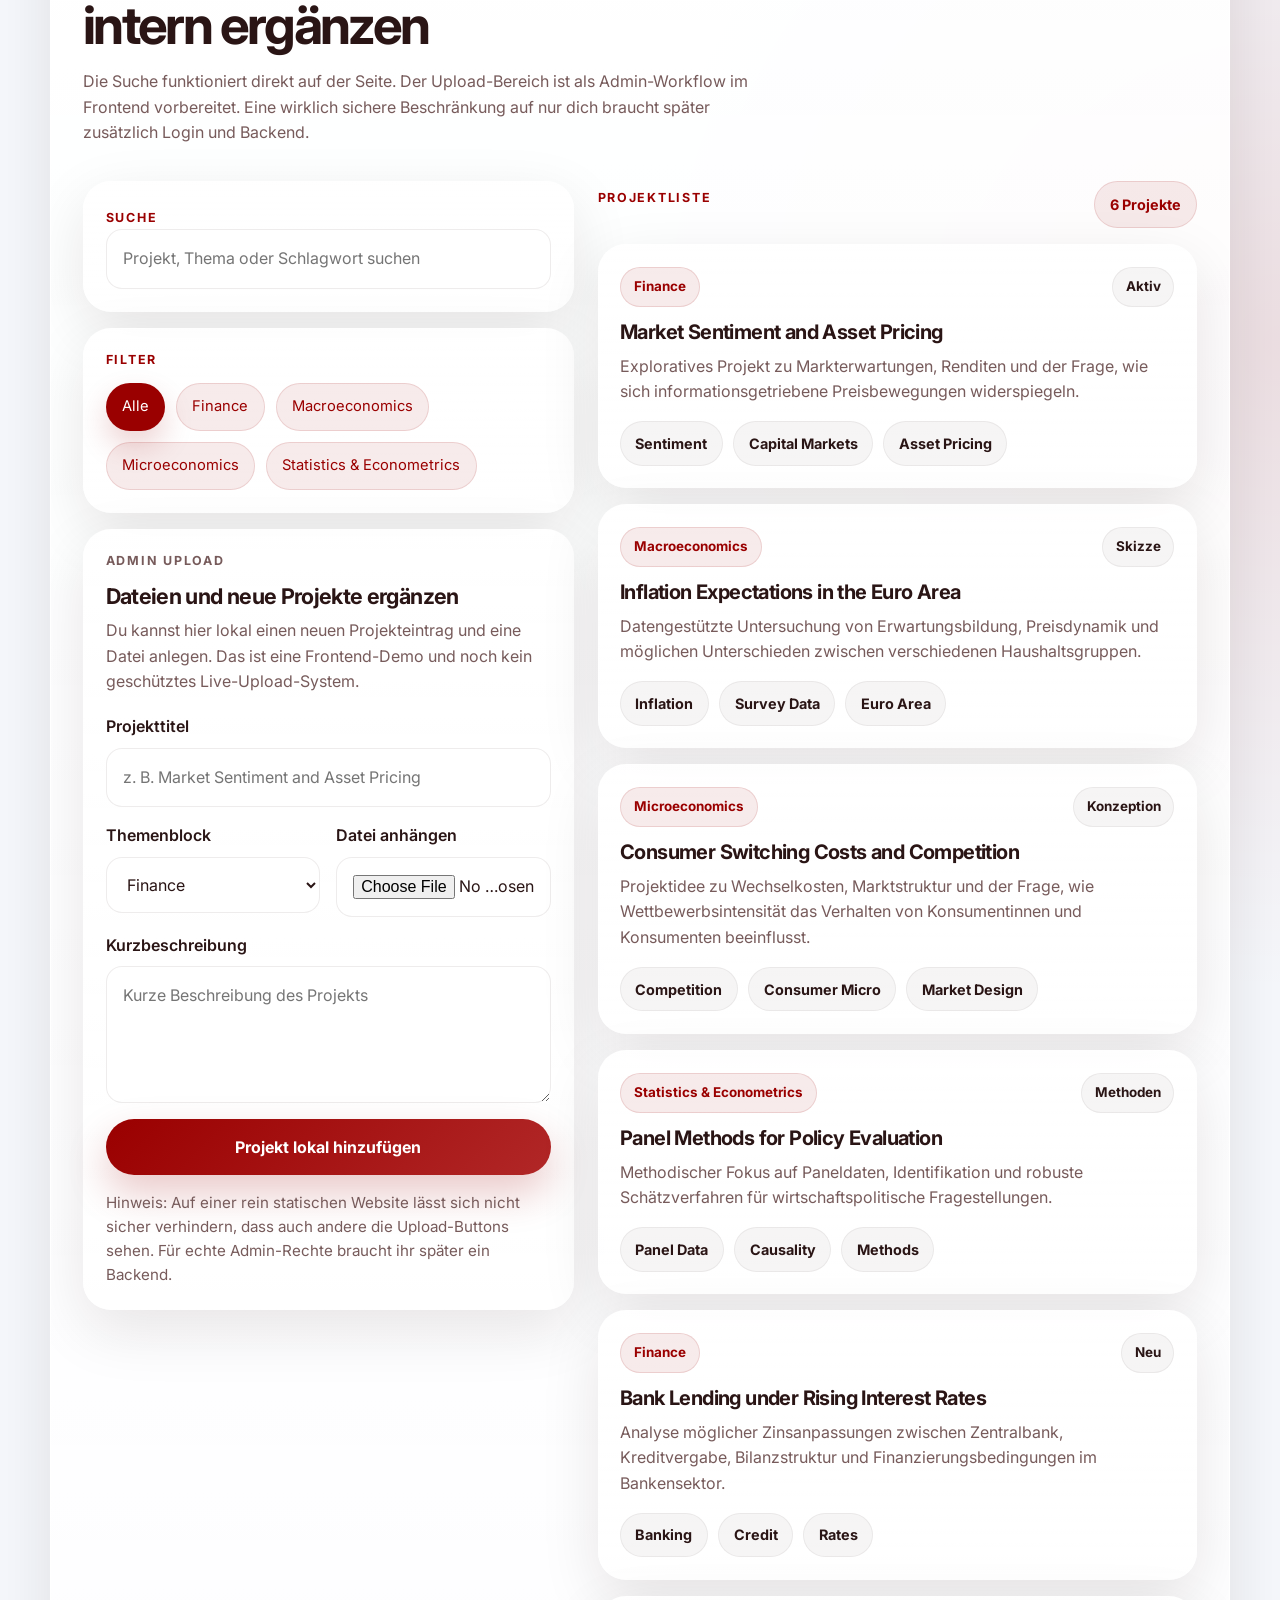
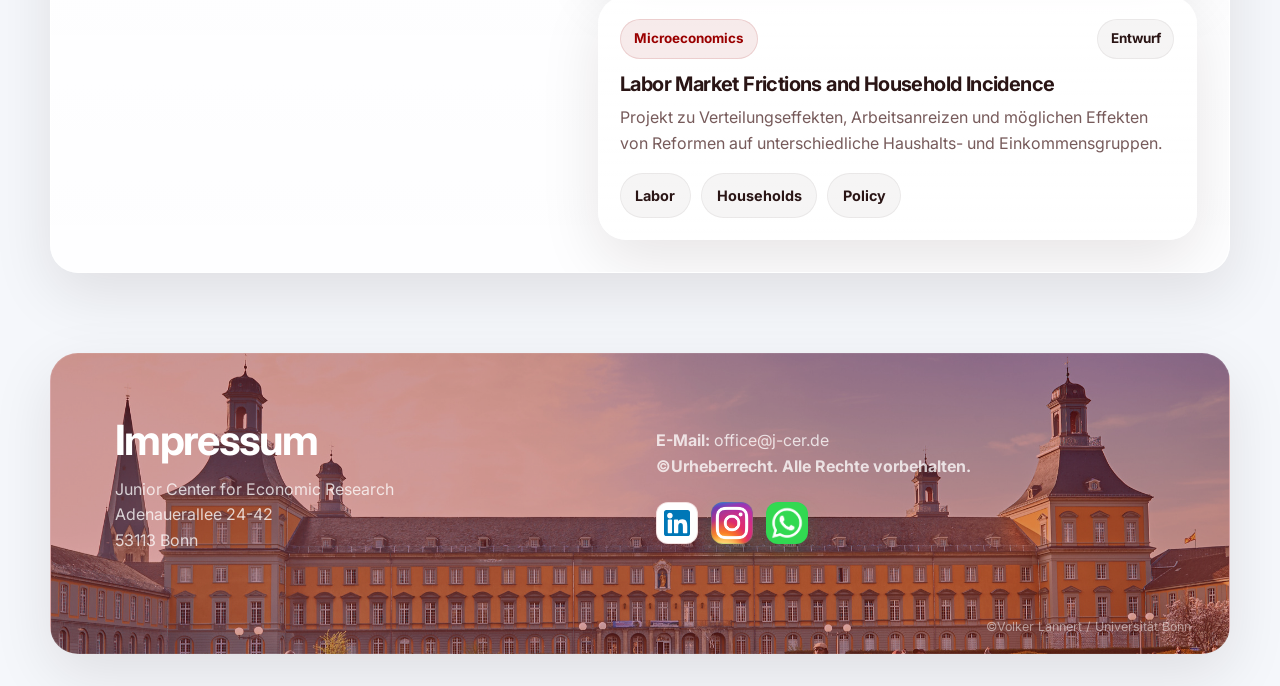
<file: themen.html>
<!DOCTYPE html>
<html lang="de">
<head>
  <meta charset="UTF-8" />
  <meta name="viewport" content="width=device-width, initial-scale=1.0" />
  <title>JCER – Themen</title>
  <link rel="preconnect" href="https://fonts.googleapis.com">
  <link rel="preconnect" href="https://fonts.gstatic.com" crossorigin>
  <link href="https://fonts.googleapis.com/css2?family=Inter:wght@400;500;600;700;800&display=swap" rel="stylesheet">
  <link rel="stylesheet" href="styles.css" />
</head>
<body>
  <header class="site-header">
    <div class="container header-content">
      <a href="index.html" class="brand" aria-label="Startseite">
        <div class="brand-logo">Logo</div>
        <div class="brand-text">
          <span class="brand-title">Junior Center for Economic Research</span>
          <span class="brand-subtitle">Young Research. Real Impact.</span>
        </div>
      </a>

      <nav class="main-nav" aria-label="Hauptnavigation">
        <a href="index.html">Startseite</a>
        <a href="themen.html" class="active">Themen</a>
        <a href="veranstaltungen.html">Veranstaltungen</a>
        <a href="ueber-uns.html">Über uns</a>
        <a href="impressum.html">Impressum</a>
      </nav>
    </div>
  </header>

  <main class="topics-main">
    <section class="topics-overview-section">
      <div class="container">
        <div class="topics-section-intro">
          <p class="section-label">Unsere Themen</p>
          <h1>Vier große Themenblöcke für eure Research-Arbeit</h1>
          <p>
        </p>
        </div>

        <div class="topics-overview-grid">
          <article class="topics-topic-card">
            <div class="topics-topic-head">
              <span class="topics-topic-number">01</span>
              <span class="topics-topic-tag">Finance</span>
            </div>
            <h2>Finance</h2>
            <p>
              Der Finance-Cluster widmet sich der Frage, nach welchen Gesetzmäßigkeiten Kapitalmärkte funktionieren,
              wie Finanzinstitutionen die Allokation von Ressourcen prägen und welche Logik unternehmerischen Investitionsentscheidungen zugrunde liegt.
              Von der Preisbildung auf Finanzmärkten über die Kapitalstruktur von Unternehmen bis hin zur gesamtwirtschaftlichen Rolle des Bankensystems
              reicht das thematische Spektrum des Clusters. Theoretische Modellierung und quantitativ-empirische Methoden greifen dabei ineinander und 
              ermöglichen eine fundierte Auseinandersetzung mit zentralen Fragen der modernen Finanzwissenschaft.
            </p>
            <div class="topics-topic-pills">
              <span>Markets</span>
              <span>Banking</span>
              <span>Asset Pricing</span>
            </div>
          </article>

          <article class="topics-topic-card">
            <div class="topics-topic-head">
              <span class="topics-topic-number">02</span>
              <span class="topics-topic-tag">Macroeconomics</span>
            </div>
            <h2>Macroeconomics</h2>
            <p>
              

Im Macroeconomics-Cluster wird sich mit den Kräften beschäftigt,
 die gesamtwirtschaftliche Dynamiken antreiben – von Konjunkturschwankungen und Inflationsprozessen
  über Fragen des langfristigen Wachstums bis hin zu den Wirkungsmechanismen geld- und fiskalpolitischer Eingriffe.
   Auf der Grundlage dynamischer Gleichgewichtsmodelle und makroökonometrischer Schätzverfahren werden theoretische
    Konzepte mit empirischer Evidenz konfrontiert und in den Kontext aktueller wirtschaftspolitischer Debatten eingebettet.
            </p>
            <div class="topics-topic-pills">
              <span>Inflation</span>
              <span>Growth</span>
              <span>Policy</span>
            </div>
          </article>

          <article class="topics-topic-card">
            <div class="topics-topic-head">
              <span class="topics-topic-number">03</span>
              <span class="topics-topic-tag">Microeconomics</span>
            </div>
            <h2>Microeconomics</h2>
            <p>
              Im Mittelpunkt des Microeconomics-Clusters steht die Frage, wie individuelle Akteure unter Nebenbedingungen und in strategischer Interaktion Entscheidungen treffen.
               Mikroökonomie ist mitunter thematisch vielfältigster cluster und umspannt Fachgebiet
               wie Industrieökonomik, Spieltheorie und Verhaltensökonomik.
               Analytische, experimentelle und empirische Methoden werden dabei je nach Fragestellung gezielt eingesetzt.
            </p>
            <div class="topics-topic-pills">
              <span>Households</span>
              <span>Competition</span>
              <span>Behavior</span>
            </div>
          </article>

          <article class="topics-topic-card">
            <div class="topics-topic-head">
              <span class="topics-topic-number">04</span>
              <span class="topics-topic-tag">Statistics &amp; Econometrics</span>
            </div>
            <h2>Statistics and Econometrics</h2>
            <p>
              

Der Statistics & Econometrics-Cluster befasst sich mit den methodischen Grundlagen,
ohne die moderne empirische Wirtschaftsforschung nicht denkbar wäre. 
Im Zentrum steht die Entwicklung und Anwendung ökonometrischer Verfahren
zur Identifikation kausaler Zusammenhänge – von klassischen Regressionsmodellen über Instrumentalvariablen
- und Differenz-in-Differenzen-Ansätze bis hin zu strukturellen Schätzstrategien. 
            </p>
            <div class="topics-topic-pills">
              <span>Methods</span>
              <span>Data</span>
              <span>Inference</span>
            </div>
          </article>
        </div>
      </div>
    </section>

    <section class="topics-projects-section">
      <div class="container">
        <div class="topics-projects-shell">
          <div class="topics-section-intro topics-section-intro-compact">
            <p class="section-label">Researchprojekte</p>
            <h2>Projekte filtern, durchsuchen und intern ergänzen</h2>
            <p>
              Die Suche funktioniert direkt auf der Seite. Der Upload-Bereich ist als Admin-Workflow im Frontend vorbereitet.
              Eine wirklich sichere Beschränkung auf nur dich braucht später zusätzlich Login und Backend.
            </p>
          </div>

          <div class="topics-projects-layout">
            <aside class="topics-project-tools">
              <div class="topics-tool-card">
                <label class="topics-tool-label" for="projectSearch">Suche</label>
                <input
                  id="projectSearch"
                  class="topics-search-input"
                  type="search"
                  placeholder="Projekt, Thema oder Schlagwort suchen"
                />
              </div>

              <div class="topics-tool-card">
                <p class="topics-tool-label">Filter</p>
                <div class="topics-filter-group" role="group" aria-label="Projektfilter">
                  <button type="button" class="topics-filter-chip is-active" data-filter="all">Alle</button>
                  <button type="button" class="topics-filter-chip" data-filter="finance">Finance</button>
                  <button type="button" class="topics-filter-chip" data-filter="macroeconomics">Macroeconomics</button>
                  <button type="button" class="topics-filter-chip" data-filter="microeconomics">Microeconomics</button>
                  <button type="button" class="topics-filter-chip" data-filter="statistics-econometrics">Statistics &amp; Econometrics</button>
                </div>
              </div>

              <div class="topics-upload-card">
                <p class="topics-tool-label">Admin Upload</p>
                <h3>Dateien und neue Projekte ergänzen</h3>
                <p>
                  Du kannst hier lokal einen neuen Projekteintrag und eine Datei anlegen.
                  Das ist eine Frontend-Demo und noch kein geschütztes Live-Upload-System.
                </p>

                <form id="projectUploadForm" class="topics-upload-form">
                  <div class="topics-form-field">
                    <label for="projectTitle">Projekttitel</label>
                    <input id="projectTitle" name="projectTitle" type="text" placeholder="z. B. Market Sentiment and Asset Pricing" required />
                  </div>

                  <div class="topics-form-grid">
                    <div class="topics-form-field">
                      <label for="projectTopic">Themenblock</label>
                      <select id="projectTopic" name="projectTopic" required>
                        <option value="finance">Finance</option>
                        <option value="macroeconomics">Macroeconomics</option>
                        <option value="microeconomics">Microeconomics</option>
                        <option value="statistics-econometrics">Statistics &amp; Econometrics</option>
                      </select>
                    </div>

                    <div class="topics-form-field">
                      <label for="projectFile">Datei anhängen</label>
                      <input id="projectFile" name="projectFile" type="file" />
                    </div>
                  </div>

                  <div class="topics-form-field">
                    <label for="projectDescription">Kurzbeschreibung</label>
                    <textarea id="projectDescription" name="projectDescription" rows="4" placeholder="Kurze Beschreibung des Projekts" required></textarea>
                  </div>

                  <button type="submit" class="primary-button topics-upload-button">Projekt lokal hinzufügen</button>
                </form>

                <p class="topics-upload-note">
                  Hinweis: Auf einer rein statischen Website lässt sich nicht sicher verhindern,
                  dass auch andere die Upload-Buttons sehen. Für echte Admin-Rechte braucht ihr
                  später ein Backend.
                </p>
              </div>
            </aside>

            <div class="topics-project-results">
              <div class="topics-project-results-head">
                <p class="topics-results-label">Projektliste</p>
                <span id="projectCount" class="topics-results-count">6 Projekte</span>
              </div>

              <div id="projectList" class="topics-project-list">
                <article class="topics-project-card" data-category="finance" data-search="finance market sentiment asset pricing kapitalmarkt erwartungen">
                  <div class="topics-project-meta">
                    <span class="topics-project-category">Finance</span>
                    <span class="topics-project-status">Aktiv</span>
                  </div>
                  <h3>Market Sentiment and Asset Pricing</h3>
                  <p>
                    Exploratives Projekt zu Markterwartungen, Renditen und der Frage,
                    wie sich informationsgetriebene Preisbewegungen widerspiegeln.
                  </p>
                  <div class="topics-project-tags">
                    <span>Sentiment</span>
                    <span>Capital Markets</span>
                    <span>Asset Pricing</span>
                  </div>
                </article>

                <article class="topics-project-card" data-category="macroeconomics" data-search="macroeconomics inflation expectations euro area geldpolitik survey data">
                  <div class="topics-project-meta">
                    <span class="topics-project-category">Macroeconomics</span>
                    <span class="topics-project-status">Skizze</span>
                  </div>
                  <h3>Inflation Expectations in the Euro Area</h3>
                  <p>
                    Datengestützte Untersuchung von Erwartungsbildung, Preisdynamik und möglichen
                    Unterschieden zwischen verschiedenen Haushaltsgruppen.
                  </p>
                  <div class="topics-project-tags">
                    <span>Inflation</span>
                    <span>Survey Data</span>
                    <span>Euro Area</span>
                  </div>
                </article>

                <article class="topics-project-card" data-category="microeconomics" data-search="microeconomics consumer switching costs competition verhalten märkte">
                  <div class="topics-project-meta">
                    <span class="topics-project-category">Microeconomics</span>
                    <span class="topics-project-status">Konzeption</span>
                  </div>
                  <h3>Consumer Switching Costs and Competition</h3>
                  <p>
                    Projektidee zu Wechselkosten, Marktstruktur und der Frage,
                    wie Wettbewerbsintensität das Verhalten von Konsumentinnen und Konsumenten beeinflusst.
                  </p>
                  <div class="topics-project-tags">
                    <span>Competition</span>
                    <span>Consumer Micro</span>
                    <span>Market Design</span>
                  </div>
                </article>

                <article class="topics-project-card" data-category="statistics-econometrics" data-search="statistics econometrics policy evaluation methods panel data causal inference">
                  <div class="topics-project-meta">
                    <span class="topics-project-category">Statistics &amp; Econometrics</span>
                    <span class="topics-project-status">Methoden</span>
                  </div>
                  <h3>Panel Methods for Policy Evaluation</h3>
                  <p>
                    Methodischer Fokus auf Paneldaten, Identifikation und robuste Schätzverfahren
                    für wirtschaftspolitische Fragestellungen.
                  </p>
                  <div class="topics-project-tags">
                    <span>Panel Data</span>
                    <span>Causality</span>
                    <span>Methods</span>
                  </div>
                </article>

                <article class="topics-project-card" data-category="finance" data-search="finance banking liquidity risk raising interest rates kreditvergabe banken">
                  <div class="topics-project-meta">
                    <span class="topics-project-category">Finance</span>
                    <span class="topics-project-status">Neu</span>
                  </div>
                  <h3>Bank Lending under Rising Interest Rates</h3>
                  <p>
                    Analyse möglicher Zinsanpassungen zwischen Zentralbank, Kreditvergabe,
                    Bilanzstruktur und Finanzierungsbedingungen im Bankensektor.
                  </p>
                  <div class="topics-project-tags">
                    <span>Banking</span>
                    <span>Credit</span>
                    <span>Rates</span>
                  </div>
                </article>

                <article class="topics-project-card" data-category="microeconomics" data-search="microeconomics labor household spending policy einkommen arbeit">
                  <div class="topics-project-meta">
                    <span class="topics-project-category">Microeconomics</span>
                    <span class="topics-project-status">Entwurf</span>
                  </div>
                  <h3>Labor Market Frictions and Household Incidence</h3>
                  <p>
                    Projekt zu Verteilungseffekten, Arbeitsanreizen und möglichen Effekten
                    von Reformen auf unterschiedliche Haushalts- und Einkommensgruppen.
                  </p>
                  <div class="topics-project-tags">
                    <span>Labor</span>
                    <span>Households</span>
                    <span>Policy</span>
                  </div>
                </article>
              </div>

              <div id="projectEmptyState" class="topics-empty-state" hidden>
                <h3>Keine Treffer gefunden</h3>
                <p>Versuche es mit einem anderen Suchbegriff oder wähle einen anderen Filter.</p>
              </div>
            </div>
          </div>
        </div>
      </div>
    </section>
  </main>

   <footer class="site-footer" id="impressum-block">
  <div class="container footer-content">
    <div>
      <h2>Impressum</h2>
      <p>
        Junior Center for Economic Research<br />
        Adenauerallee 24-42<br />
        53113 Bonn
      </p>
    </div>

    <div>
      <p><strong>E-Mail:</strong> office@j-cer.de</p>
      <p><strong>©Urheberrecht. Alle Rechte vorbehalten.</strong></p>

      <div class="footer-socials">
        <a href="https://www.linkedin.com/company/junior-center-for-economic-research-jcer/"
          class="footer-social-link" aria-label="LinkedIn öffnen"
          target="_blank" rel="noopener noreferrer">
          <span class="footer-social-icon footer-social-linkedin">in</span>
        </a>
        <a href="https://www.instagram.com/jcer.economics/"
          class="footer-social-link" aria-label="Instagram öffnen"
          target="_blank" rel="noopener noreferrer">
          <span class="footer-social-icon footer-social-instagram">ig</span>
        </a>
        <a href="https://chat.whatsapp.com/Ii7mFsBrbOs0jFYBegxyFz"
  class="footer-social-link"
  aria-label="WhatsApp Community öffnen"
  target="_blank"
  rel="noopener noreferrer">
  <span class="footer-social-icon footer-social-whatsapp">wa</span>
</a>
      </div>
    </div>
  </div>

  <div style="text-align: right; padding: 0 2.4rem 1rem; color: rgba(255,255,255,0.5); font-size: 0.78rem;">
    ©Volker Lannert / Universität Bonn
  </div>
</footer>

  <script>
    document.addEventListener("DOMContentLoaded", () => {
      const searchInput = document.getElementById("projectSearch");
      const filterButtons = document.querySelectorAll(".topics-filter-chip");
      const projectCards = () => Array.from(document.querySelectorAll(".topics-project-card"));
      const countElement = document.getElementById("projectCount");
      const emptyState = document.getElementById("projectEmptyState");
      const uploadForm = document.getElementById("projectUploadForm");
      let activeFilter = "all";

      function updateProjectView() {
        const query = (searchInput.value || "").trim().toLowerCase();
        let visibleCount = 0;

        projectCards().forEach((card) => {
          const category = card.dataset.category || "";
          const haystack = `${card.dataset.search || ""} ${card.textContent || ""}`.toLowerCase();
          const matchesFilter = activeFilter === "all" || category === activeFilter;
          const matchesSearch = !query || haystack.includes(query);
          const isVisible = matchesFilter && matchesSearch;

          card.hidden = !isVisible;
          if (isVisible) visibleCount += 1;
        });

        countElement.textContent = `${visibleCount} ${visibleCount === 1 ? "Projekt" : "Projekte"}`;
        emptyState.hidden = visibleCount !== 0;
      }

      filterButtons.forEach((button) => {
        button.addEventListener("click", () => {
          filterButtons.forEach((chip) => chip.classList.remove("is-active"));
          button.classList.add("is-active");
          activeFilter = button.dataset.filter;
          updateProjectView();
        });
      });

      searchInput.addEventListener("input", updateProjectView);

      uploadForm.addEventListener("submit", (event) => {
        event.preventDefault();

        const title = document.getElementById("projectTitle").value.trim();
        const topic = document.getElementById("projectTopic").value;
        const description = document.getElementById("projectDescription").value.trim();
        const fileInput = document.getElementById("projectFile");
        const fileName = fileInput.files[0] ? fileInput.files[0].name : "Datei später verlinken";

        if (!title || !description) return;

        const prettyCategoryMap = {
          finance: "Finance",
          macroeconomics: "Macroeconomics",
          microeconomics: "Microeconomics",
          "statistics-econometrics": "Statistics & Econometrics"
        };

        const article = document.createElement("article");
        article.className = "topics-project-card";
        article.dataset.category = topic;
        article.dataset.search = `${title} ${description} ${prettyCategoryMap[topic]} ${fileName}`.toLowerCase();

        article.innerHTML = `
          <div class="topics-project-meta">
            <span class="topics-project-category">${prettyCategoryMap[topic]}</span>
            <span class="topics-project-status">Lokal hinzugefügt</span>
          </div>
          <h3>${title}</h3>
          <p>${description}</p>
          <div class="topics-project-tags">
            <span>${fileName}</span>
            <span>Neuer Eintrag</span>
          </div>
        `;

        document.getElementById("projectList").prepend(article);
        uploadForm.reset();
        updateProjectView();
      });

      updateProjectView();
    });
  </script>
</body>
</html>
</file>
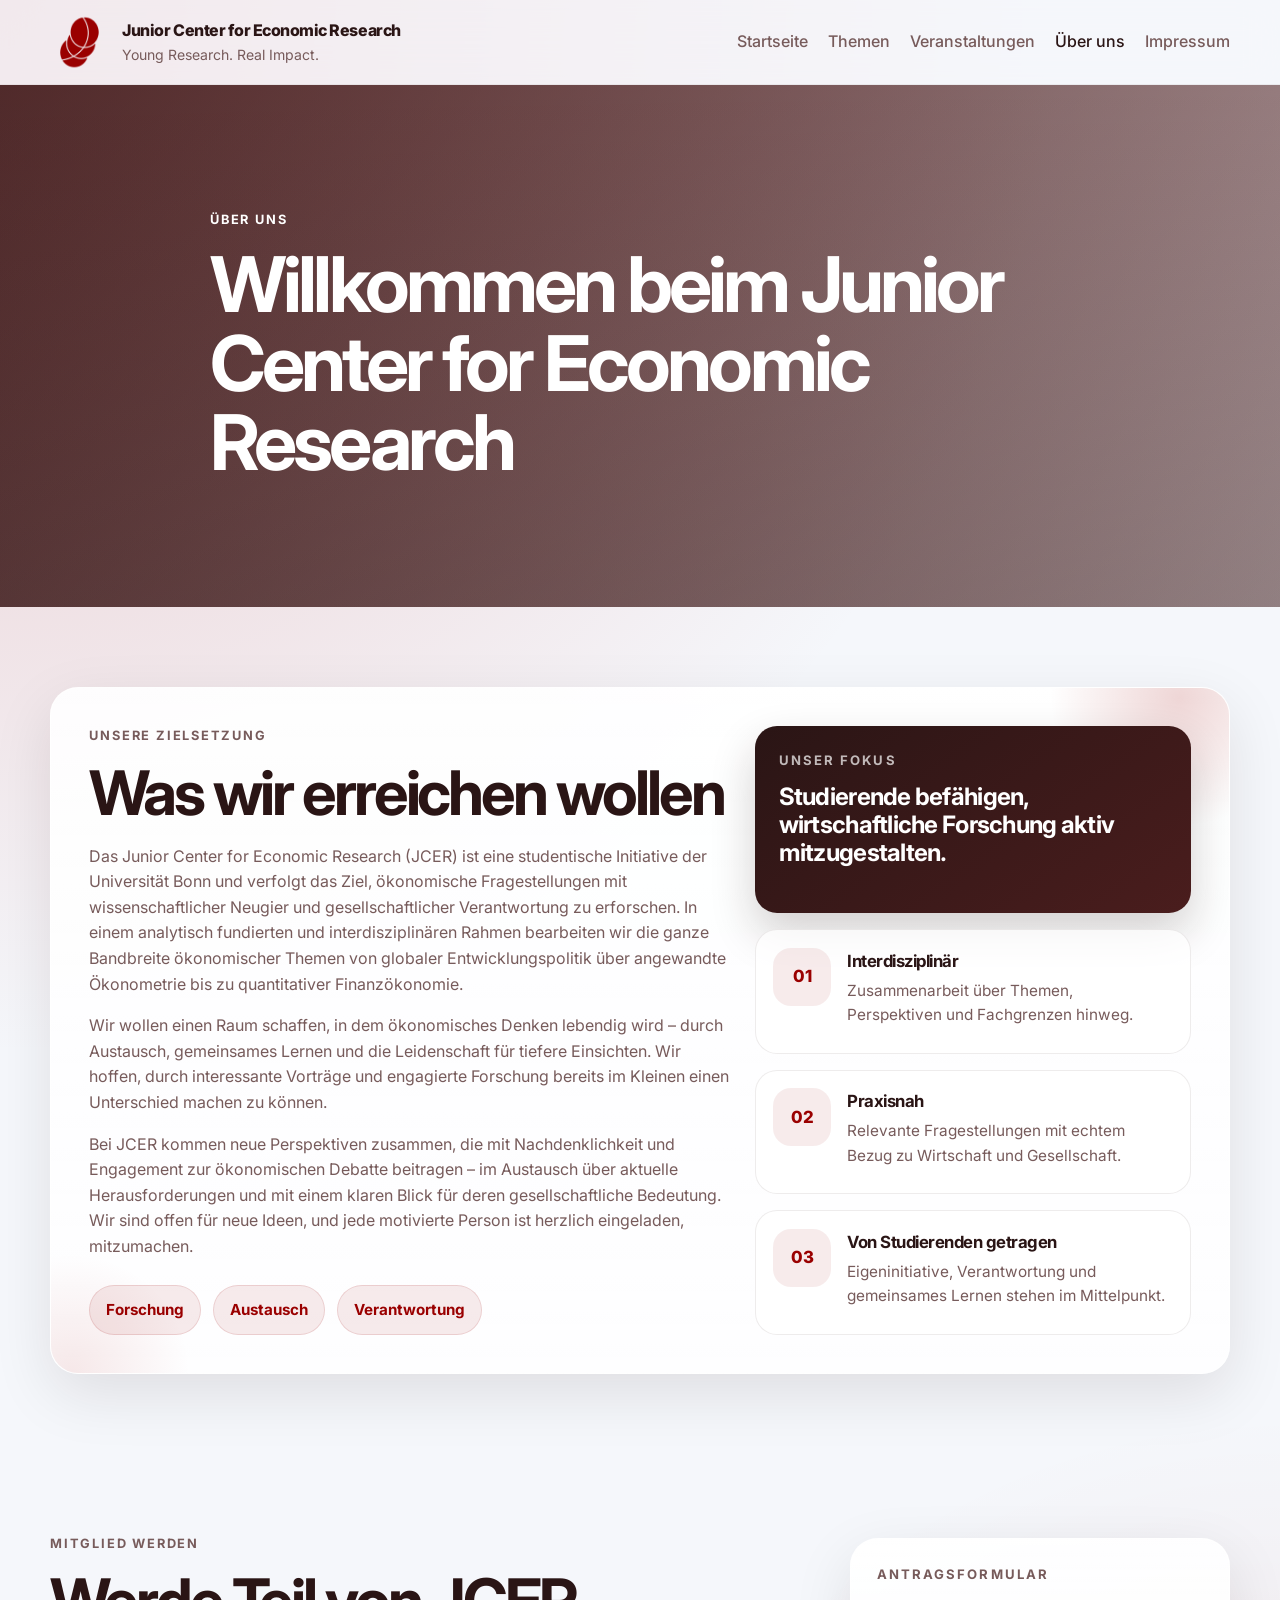
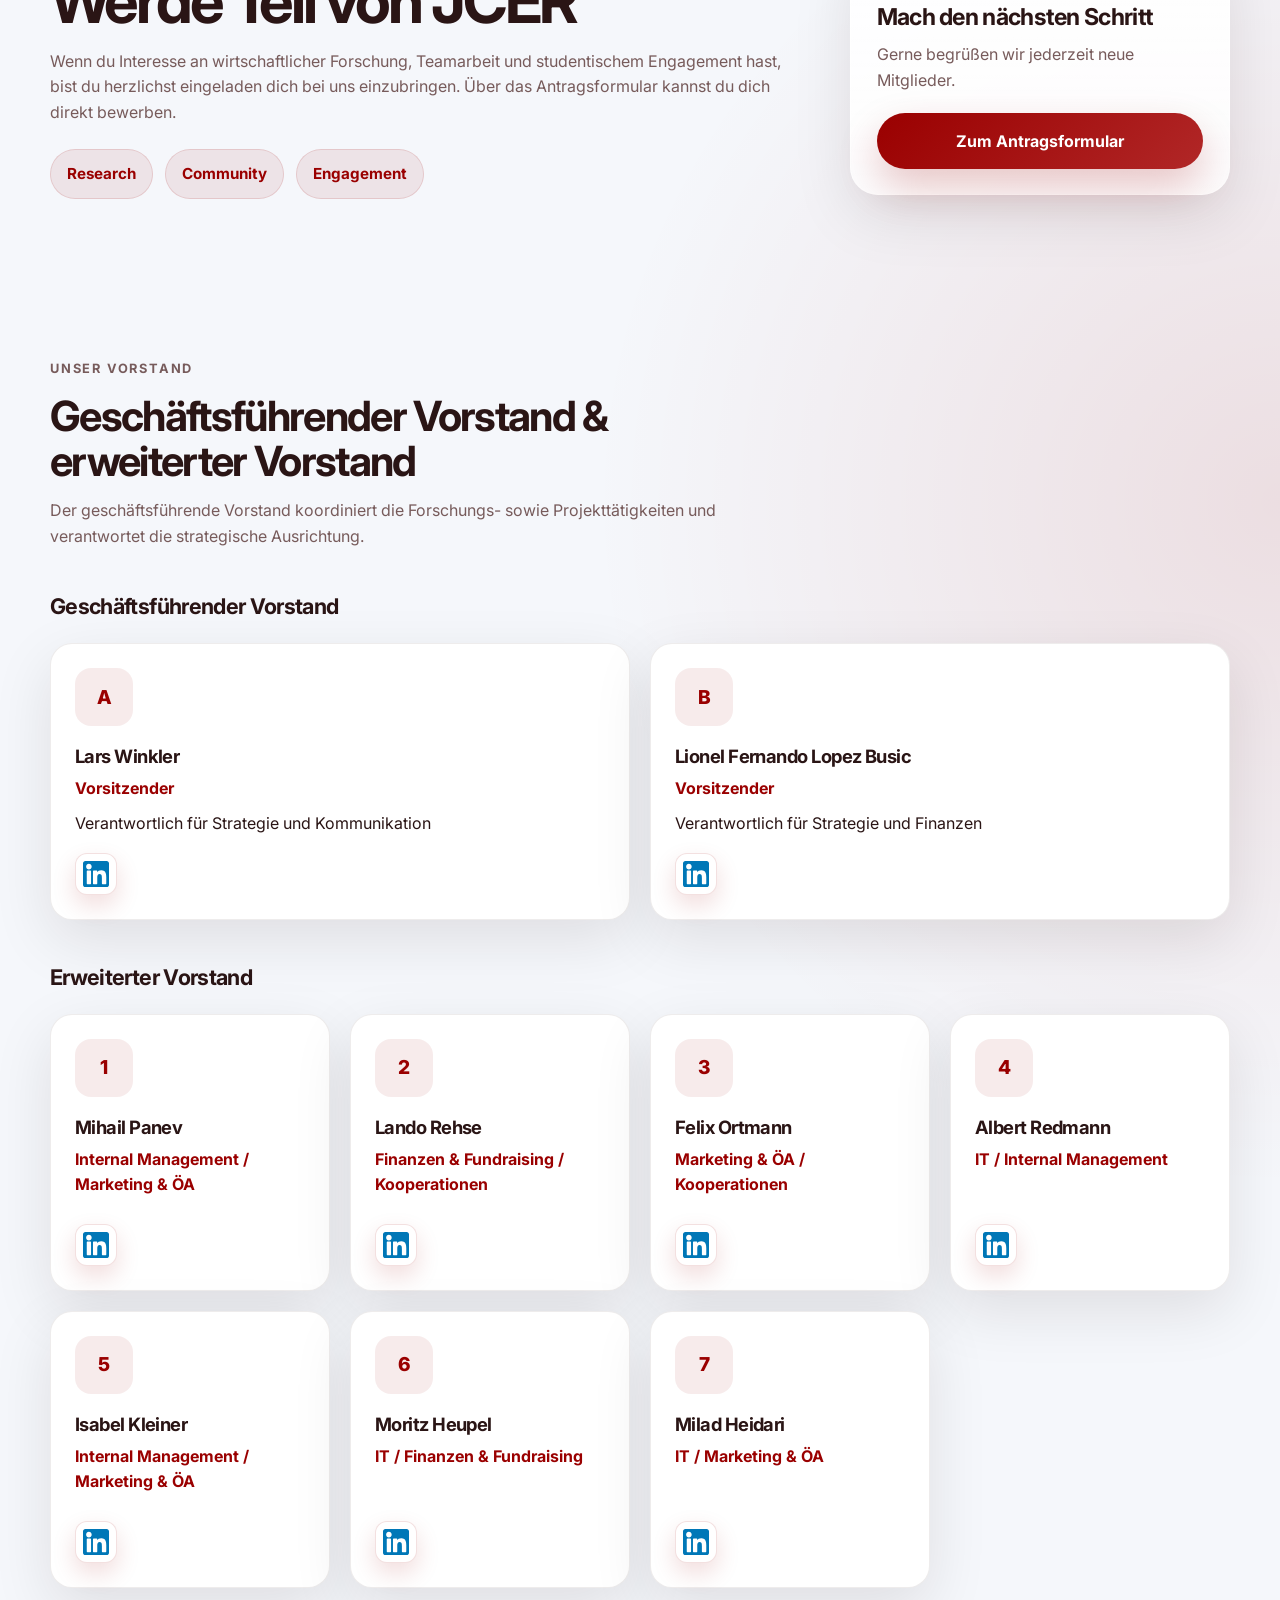
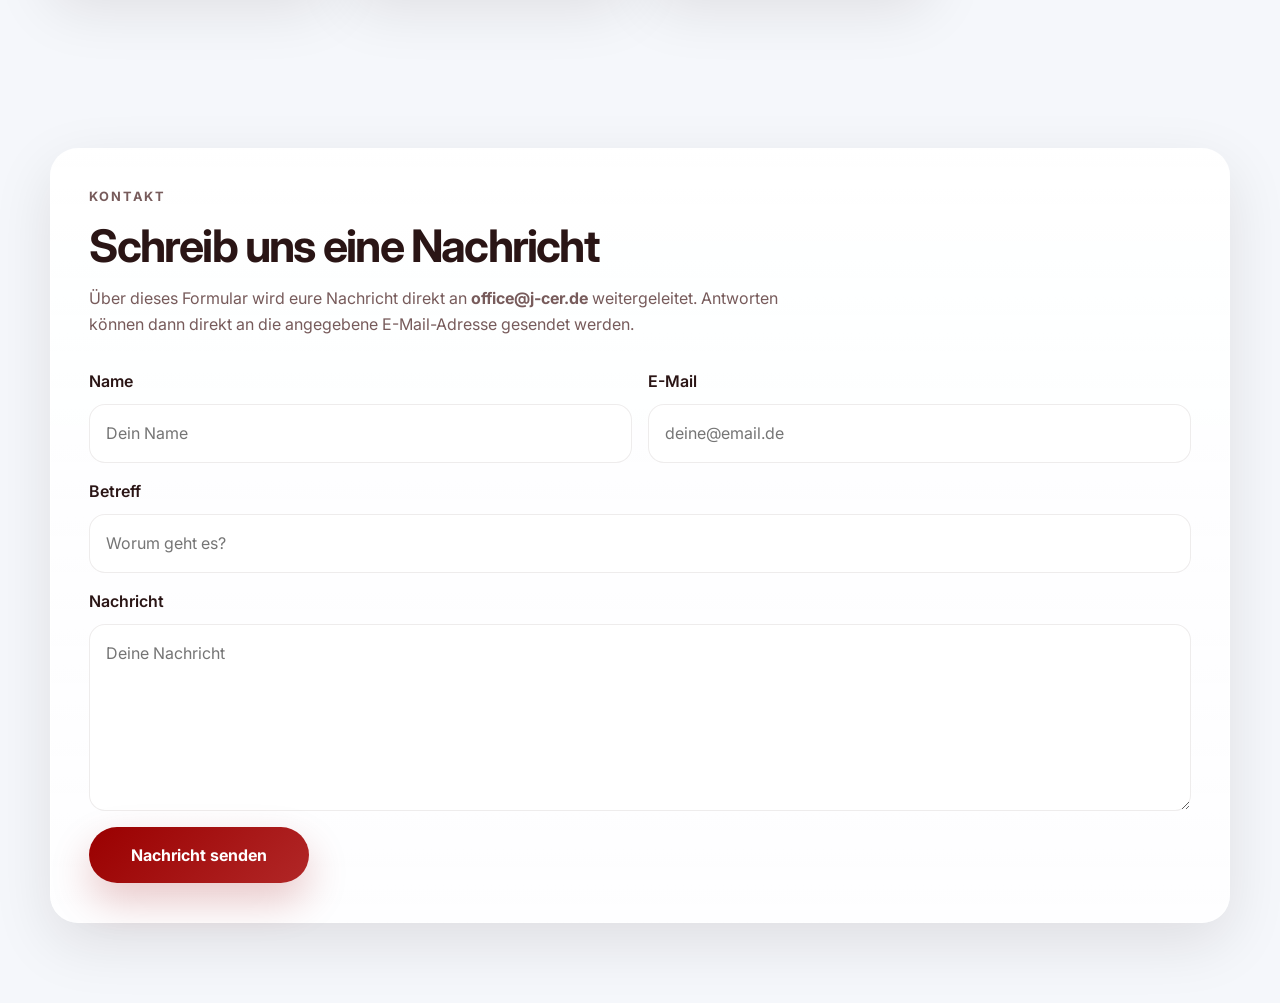
<file: ueber-uns.html>
<!DOCTYPE html>
<html lang="de">
<head>
  <meta charset="UTF-8" />
  <meta name="viewport" content="width=device-width, initial-scale=1.0" />
  <title>JCER – Über uns</title>
  <link rel="preconnect" href="https://fonts.googleapis.com">
  <link rel="preconnect" href="https://fonts.gstatic.com" crossorigin>
  <link href="https://fonts.googleapis.com/css2?family=Inter:wght@400;500;600;700;800&display=swap" rel="stylesheet">
  <link rel="stylesheet" href="styles.css" />
</head>
<body>
  <header class="site-header">
    <div class="container header-content">
      <a href="index.html" class="brand" aria-label="Startseite">
        <div class="brand-logo">Logo</div>
        <div class="brand-text">
          <span class="brand-title">Junior Center for Economic Research</span>
          <span class="brand-subtitle">Young Research. Real Impact.</span>
        </div>
      </a>

      <nav class="main-nav" aria-label="Hauptnavigation">
        <a href="index.html">Startseite</a>
        <a href="themen.html">Themen</a>
        <a href="veranstaltungen.html">Veranstaltungen</a>
        <a href="ueber-uns.html" class="active">Über uns</a>
        <a href="impressum.html">Impressum</a>
      </nav>
    </div>
  </header>

  <main class="about-main">
    <!-- 1. Hero-Section -->
    <section class="about-hero">
      <div class="about-hero-overlay"></div>
      <div class="container about-hero-content">
        <p class="eyebrow">Über uns</p>
        <h1>Willkommen beim Junior Center for Economic Research</h1>
      </div>
    </section>

    <!-- 2. Zielsetzung -->
    <section class="about-mission">
      <div class="container">
        <div class="mission-shell">
          <div class="mission-copy">
            <p class="section-label">Unsere Zielsetzung</p>
            <h2>Was wir erreichen wollen</h2>
            <p>
              Das Junior Center for Economic Research (JCER) ist eine studentische Initiative der Universität Bonn und verfolgt das Ziel, ökonomische Fragestellungen mit wissenschaftlicher 
              Neugier und gesellschaftlicher Verantwortung zu erforschen. In einem analytisch fundierten und interdisziplinären Rahmen bearbeiten wir die ganze Bandbreite ökonomischer Themen von globaler Entwicklungspolitik 
              über angewandte Ökonometrie bis zu quantitativer Finanzökonomie.
            </p>
            <p>
              Wir wollen einen Raum schaffen, in dem ökonomisches Denken lebendig wird – durch Austausch, gemeinsames Lernen und die Leidenschaft für 
              tiefere Einsichten. Wir hoffen, durch interessante Vorträge und engagierte Forschung bereits im Kleinen einen Unterschied machen zu können.
            </p>
            <p>
              Bei JCER kommen neue Perspektiven zusammen, die mit Nachdenklichkeit und Engagement 
              zur ökonomischen Debatte beitragen – im Austausch über aktuelle Herausforderungen und mit einem 
              klaren Blick für deren gesellschaftliche Bedeutung. Wir sind offen für neue Ideen, und jede motivierte Person ist herzlich eingeladen, mitzumachen.
            </p>

            <div class="mission-tags">
              <span>Forschung</span>
              <span>Austausch</span>
              <span>Verantwortung</span>
            </div>
          </div>

          <div class="mission-side">
            <div class="mission-highlight">
              <p class="mission-highlight-label">Unser Fokus</p>
              <h3>Studierende befähigen, wirtschaftliche Forschung aktiv mitzugestalten.</h3>
            </div>

            <div class="mission-points">
              <article class="mission-point">
                <div class="mission-point-number">01</div>
                <div>
                  <h4>Interdisziplinär</h4>
                  <p>Zusammenarbeit über Themen, Perspektiven und Fachgrenzen hinweg.</p>
                </div>
              </article>

              <article class="mission-point">
                <div class="mission-point-number">02</div>
                <div>
                  <h4>Praxisnah</h4>
                  <p>Relevante Fragestellungen mit echtem Bezug zu Wirtschaft und Gesellschaft.</p>
                </div>
              </article>

              <article class="mission-point">
                <div class="mission-point-number">03</div>
                <div>
                  <h4>Von Studierenden getragen</h4>
                  <p>Eigeninitiative, Verantwortung und gemeinsames Lernen stehen im Mittelpunkt.</p>
                </div>
              </article>
            </div>
          </div>
        </div>
      </div>
    </section>

    <!-- 3. Mitglied werden -->
    <section class="about-join">
      <div class="container">
        <div class="join-layout">
          <div class="join-copy">
            <p class="section-label">Mitglied werden</p>
            <h2>Werde Teil von JCER</h2>
            <p>
              Wenn du Interesse an wirtschaftlicher Forschung, Teamarbeit und studentischem Engagement hast,
              bist du herzlichst eingeladen dich bei uns einzubringen. Über das Antragsformular kannst du dich direkt bewerben.
            </p>

            <div class="join-tags">
              <span>Research</span>
              <span>Community</span>
              <span>Engagement</span>
            </div>
          </div>

          <aside class="join-action-card">
            <p class="join-action-label">Antragsformular</p>
            <h3>Mach den nächsten Schritt</h3>

            <p>
              Gerne begrüßen wir jederzeit neue Mitglieder. 
            </p>

            <a href="https://docs.google.com/forms/d/e/1FAIpQLSfSq2vkGWqAHSwN1rf7VXkGz0Rp_RXtEIdirjfcosgedQK0yQ/viewform" class="primary-button">Zum Antragsformular</a>
          </aside>
        </div>
      </div>
    </section>

    <!-- 4. Vorstand -->
    <section class="about-board">
      <div class="container">
        <div class="section-heading">
          <p class="section-label">Unser Vorstand</p>
          <h2>Geschäftsführender Vorstand &amp; erweiterter Vorstand</h2>
          <p>
            Der geschäftsführende Vorstand koordiniert die Forschungs- sowie Projekttätigkeiten und verantwortet die strategische Ausrichtung.
          </p>
        </div>

        <div class="board-block">
          <h3 class="board-subheading">Geschäftsführender Vorstand</h3>
          <div class="board-grid board-grid-exec">
            <article class="board-card">
              <div class="board-avatar">A</div>
              <h4>Lars Winkler</h4>
              <p class="board-role">Vorsitzender</p>
              <p>Verantwortlich für Strategie und Kommunikation </p>
              <a href="https://www.linkedin.com/in/lars-w-327729286/" class="linkedin-link" aria-label="LinkedIn-Profil öffnen" target="_blank" rel="noopener noreferrer">
                <span class="linkedin-icon">in</span>
              </a>
            </article>

            <article class="board-card">
              <div class="board-avatar">B</div>
              <h4>Lionel Fernando Lopez Busic</h4>
              <p class="board-role">Vorsitzender</p>
              <p>Verantwortlich für Strategie und Finanzen</p>
              <a href="https://www.linkedin.com/in/lionel-fernando-lopez-busic-24551a243/" class="linkedin-link" aria-label="LinkedIn-Profil öffnen" target="_blank" rel="noopener noreferrer">
                <span class="linkedin-icon">in</span>
              </a>
            </article>
          </div>
        </div>

        <div class="board-block">
          <h3 class="board-subheading">Erweiterter Vorstand</h3>
          <div class="board-grid board-grid-extended">
            <article class="board-card">
              <div class="board-avatar">1</div>
              <h4>Mihail Panev</h4>
              <p class="board-role">Internal Management / Marketing & ÖA</p>
              <a href="https://www.linkedin.com/in/mihail-panev-397b1a350/" class="linkedin-link" aria-label="LinkedIn-Profil öffnen" target="_blank" rel="noopener noreferrer">
                <span class="linkedin-icon">in</span>
              </a>
            </article>

            <article class="board-card">
              <div class="board-avatar">2</div>
              <h4>Lando Rehse</h4>
              <p class="board-role">Finanzen & Fundraising / Kooperationen</p>
              <a href="https://www.linkedin.com/in/lando-rehse-8343472b7/" class="linkedin-link" aria-label="LinkedIn-Profil öffnen" target="_blank" rel="noopener noreferrer">
                <span class="linkedin-icon">in</span>
              </a>
            </article>

            <article class="board-card">
              <div class="board-avatar">3</div>
              <h4>Felix Ortmann</h4>
              <p class="board-role">Marketing & ÖA / Kooperationen</p>
              <a href="https://www.linkedin.com/in/felix-ortmann-43b9173bb/" class="linkedin-link" aria-label="LinkedIn-Profil öffnen" target="_blank" rel="noopener noreferrer">
                <span class="linkedin-icon">in</span>
              </a>
            </article>

            <article class="board-card">
              <div class="board-avatar">4</div>
              <h4>Albert Redmann</h4>
              <p class="board-role">IT / Internal Management</p>
              <a href="https://www.linkedin.com/in/albert-redmann-93a77b335/" class="linkedin-link" aria-label="LinkedIn-Profil öffnen" target="_blank" rel="noopener noreferrer">
                <span class="linkedin-icon">in</span>
              </a>
            </article>

            <article class="board-card">
              <div class="board-avatar">5</div>
              <h4>Isabel Kleiner</h4>
              <p class="board-role">Internal Management / Marketing & ÖA</p>
              <a href="https://www.linkedin.com/in/isabel-k-ab48673a4/" class="linkedin-link" aria-label="LinkedIn-Profil öffnen" target="_blank" rel="noopener noreferrer">
                <span class="linkedin-icon">in</span>
              </a>
            </article>

            <article class="board-card">
              <div class="board-avatar">6</div>
              <h4>Moritz Heupel</h4>
              <p class="board-role">IT / Finanzen & Fundraising</p>
              <a href="https://www.linkedin.com/in/moritz-h-4a5a13397/" class="linkedin-link" aria-label="LinkedIn-Profil öffnen" target="_blank" rel="noopener noreferrer">
                <span class="linkedin-icon">in</span>
              </a>
            </article>

            <article class="board-card">
              <div class="board-avatar">7</div>
              <h4>Milad Heidari</h4>
              <p class="board-role">IT / Marketing & ÖA</p>
              <a href="https://www.linkedin.com/in/milad-heidari-7b1642245/" class="linkedin-link" aria-label="LinkedIn-Profil öffnen" target="_blank" rel="noopener noreferrer">
                <span class="linkedin-icon">in</span>
              </a>
            </article>
          </div>
        </div>
      </div>
    </section>

    <!-- 5. Kontaktformular -->
    <section class="about-contact" id="kontakt">
      <div class="container">
        <div class="contact-card">
          <div class="contact-card-header">
            <p class="section-label">Kontakt</p>
            <h2>Schreib uns eine Nachricht</h2>
            <p>
              Über dieses Formular wird eure Nachricht direkt an <strong>office@j-cer.de</strong>
              weitergeleitet. Antworten können dann direkt an die angegebene E-Mail-Adresse gesendet werden.
            </p>
          </div>

          <form
            class="contact-form"
            action="https://formsubmit.co/office@j-cer.de"
            method="post"
          >
            <input type="hidden" name="_subject" value="Neue Nachricht über das JCER-Kontaktformular" />
            <input type="hidden" name="_template" value="table" />
            <input
              type="text"
              name="_honey"
              tabindex="-1"
              autocomplete="off"
              style="display: none;"
            />

            <div class="form-grid">
              <div class="form-field">
                <label for="name">Name</label>
                <input type="text" id="name" name="name" placeholder="Dein Name" required />
              </div>

              <div class="form-field">
                <label for="email">E-Mail</label>
                <input type="email" id="email" name="email" placeholder="deine@email.de" required />
              </div>
            </div>

            <div class="form-field">
              <label for="subject">Betreff</label>
              <input type="text" id="subject" name="subject" placeholder="Worum geht es?" required />
            </div>

            <div class="form-field">
              <label for="message">Nachricht</label>
              <textarea id="message" name="message" rows="6" placeholder="Deine Nachricht" required></textarea>
            </div>

            <button type="submit" class="primary-button">Nachricht senden</button>
          </form>
        </div>
      </div>
    </section>
  </main>
</body>
</html>
</file>
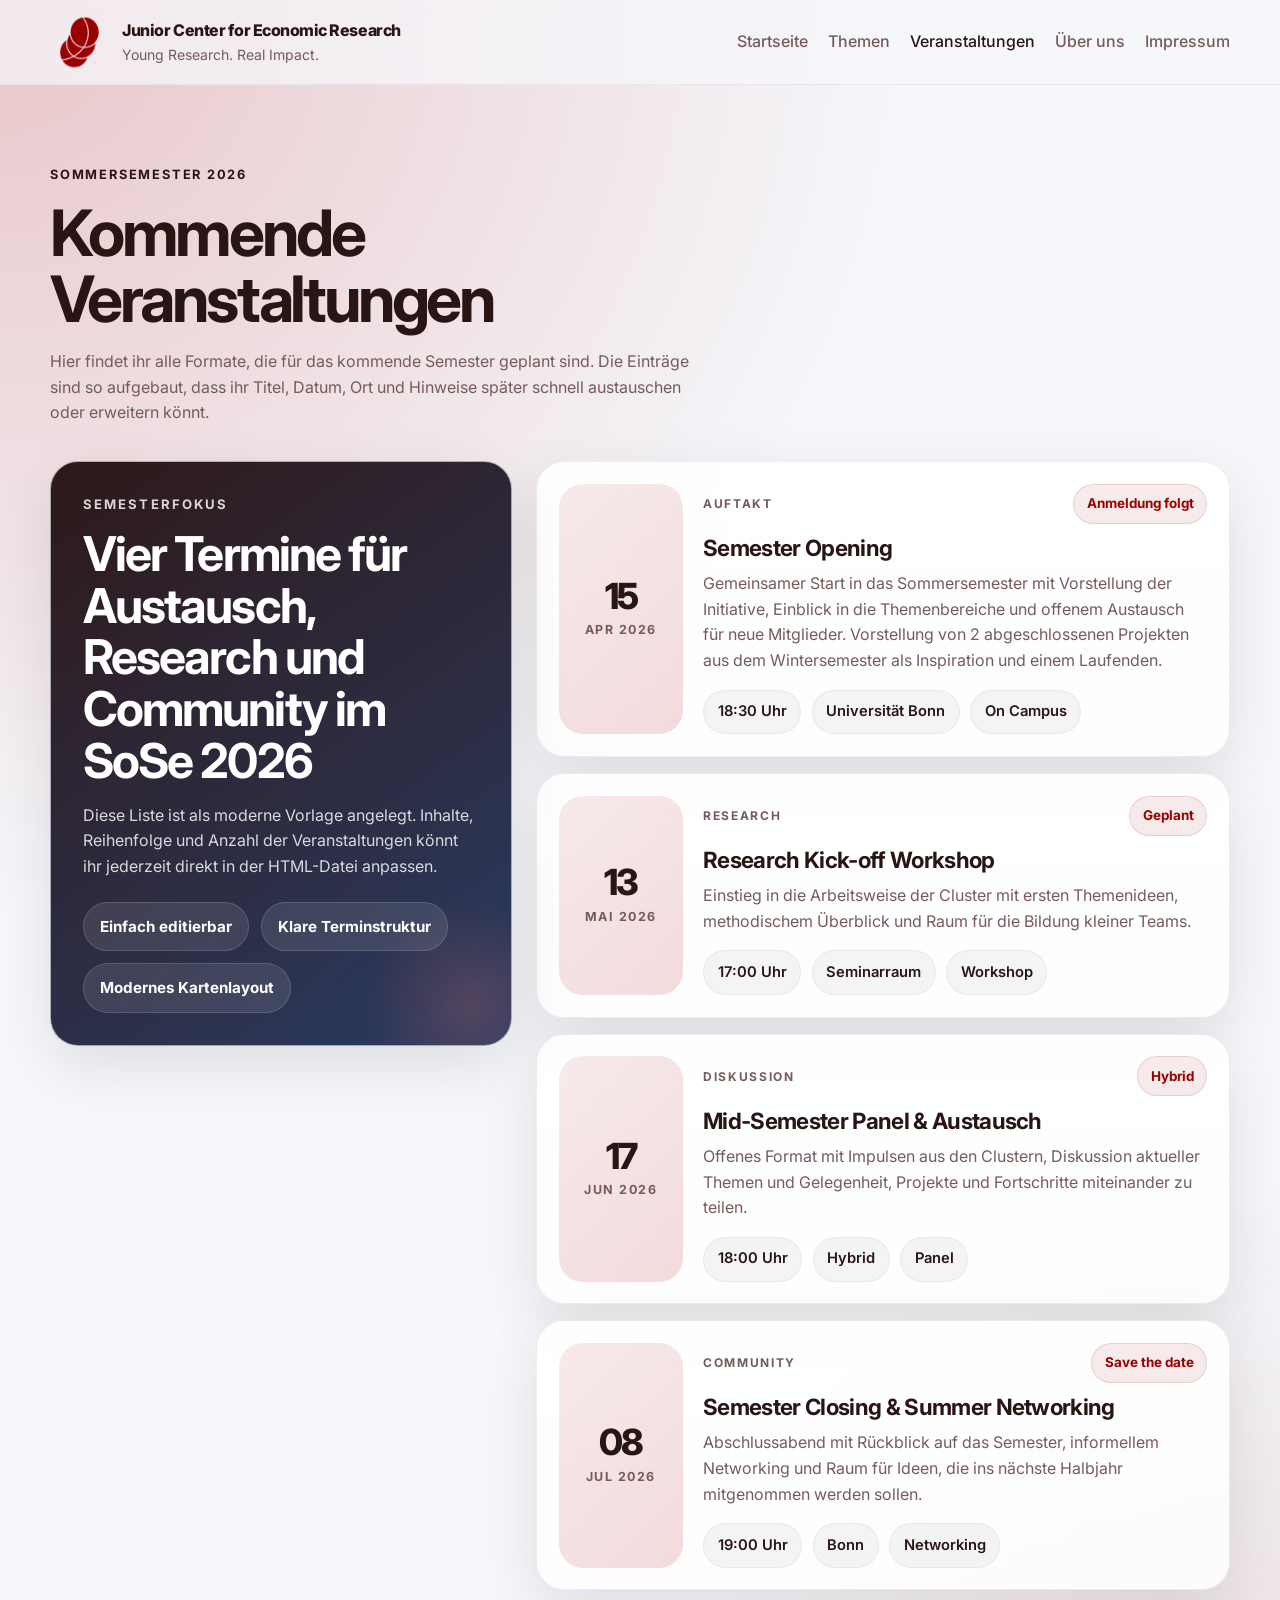
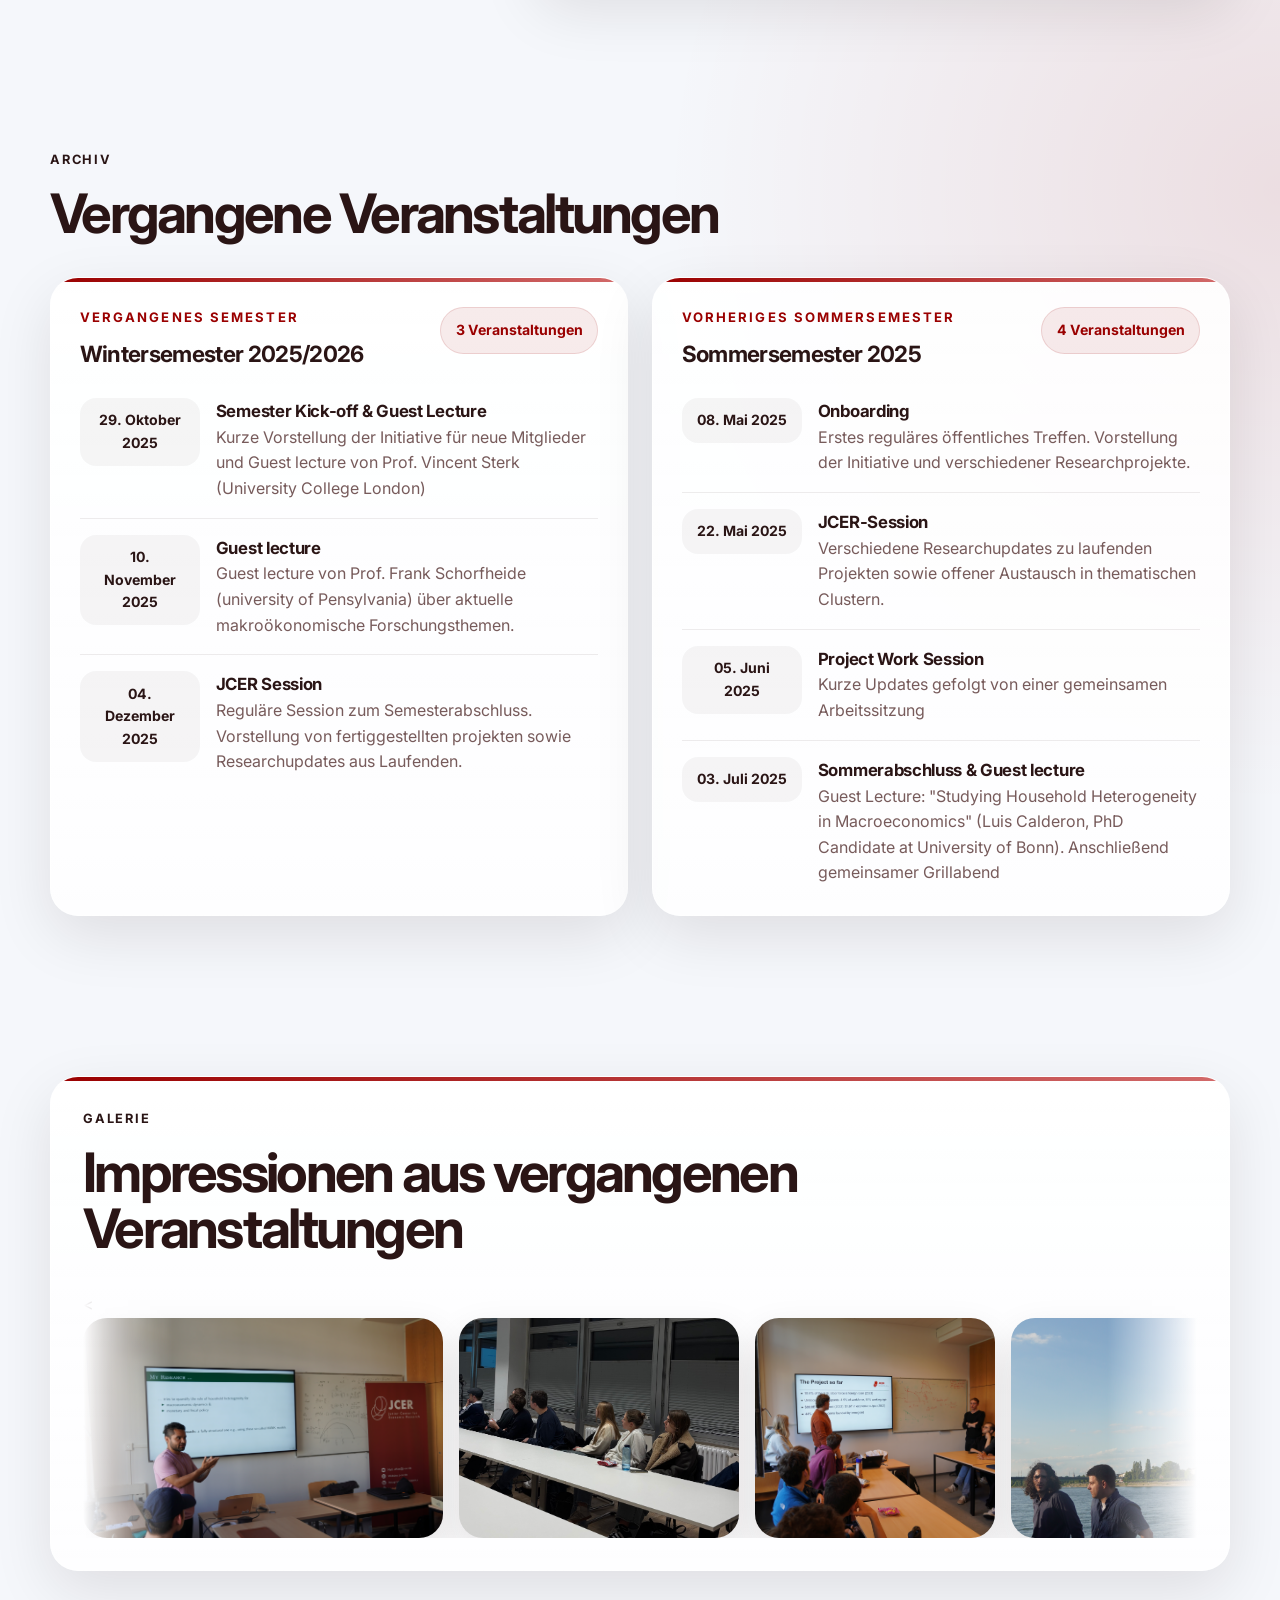
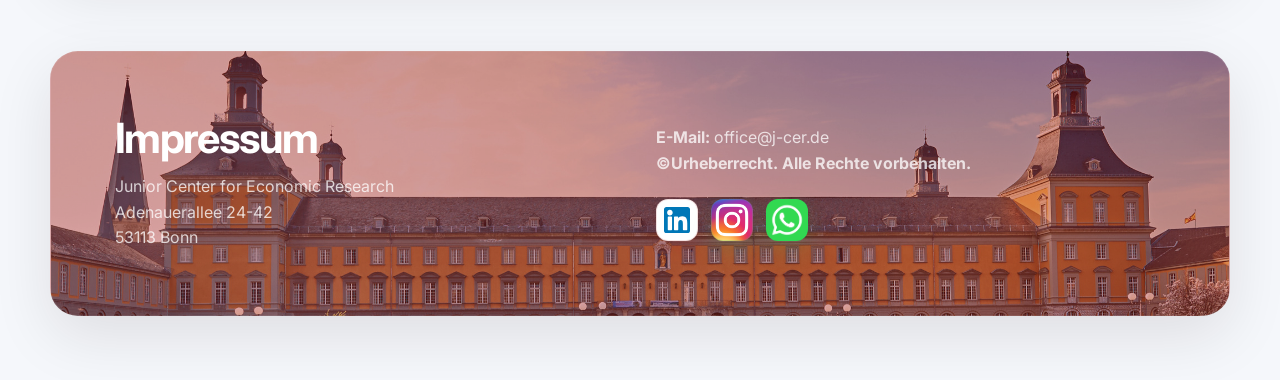
<file: veranstaltungen.html>
<!DOCTYPE html>
<html lang="de">
<head>
  <meta charset="UTF-8" />
  <meta name="viewport" content="width=device-width, initial-scale=1.0" />
  <title>JCER – Veranstaltungen</title>
  <link rel="preconnect" href="https://fonts.googleapis.com">
  <link rel="preconnect" href="https://fonts.gstatic.com" crossorigin>
  <link href="https://fonts.googleapis.com/css2?family=Inter:wght@400;500;600;700;800&display=swap" rel="stylesheet">
  <link rel="stylesheet" href="styles.css" />
</head>
<body>
  <header class="site-header">
    <div class="container header-content">
      <a href="index.html" class="brand" aria-label="Startseite">
        <div class="brand-logo">Logo</div>
        <div class="brand-text">
          <span class="brand-title">Junior Center for Economic Research</span>
          <span class="brand-subtitle">Young Research. Real Impact.</span>
        </div>
      </a>

      <nav class="main-nav" aria-label="Hauptnavigation">
        <a href="index.html">Startseite</a>
        <a href="themen.html">Themen</a>
        <a href="veranstaltungen.html" class="active">Veranstaltungen</a>
        <a href="ueber-uns.html">Über uns</a>
        <a href="impressum.html">Impressum</a>
      </nav>
    </div>
  </header>

  <main class="events-page-main">
    <section class="events-upcoming-section">
      <div class="container">
        <div class="events-section-intro">
          <p class="section-label">Sommersemester 2026</p>
          <h1>Kommende Veranstaltungen</h1>
          <p>
            Hier findet ihr alle Formate, die für das kommende Semester geplant sind.
            Die Einträge sind so aufgebaut, dass ihr Titel, Datum, Ort und Hinweise später
            schnell austauschen oder erweitern könnt.
          </p>
        </div>

        <div class="events-upcoming-layout">
          <aside class="events-highlight-card">
            <p class="events-highlight-label">Semesterfokus</p>
            <h2>Vier Termine für Austausch, Research und Community im SoSe 2026</h2>
            <p>
              Diese Liste ist als moderne Vorlage angelegt. Inhalte, Reihenfolge und Anzahl
              der Veranstaltungen könnt ihr jederzeit direkt in der HTML-Datei anpassen.
            </p>

            <div class="events-highlight-points">
              <span>Einfach editierbar</span>
              <span>Klare Terminstruktur</span>
              <span>Modernes Kartenlayout</span>
            </div>
          </aside>

          <div class="events-schedule-list" aria-label="Kommende Veranstaltungen im Sommersemester 2026">
            <article class="events-schedule-card">
              <div class="events-schedule-date" aria-hidden="true">
                <span class="events-date-day">15</span>
                <span class="events-date-month">Apr 2026</span>
              </div>
              <div class="events-schedule-content">
                <div class="events-card-topline">
                  <p class="events-card-kicker">Auftakt</p>
                  <span class="events-status-pill">Anmeldung folgt</span>
                </div>
                <h3> Semester Opening </h3>
                <p>
                  Gemeinsamer Start in das Sommersemester mit Vorstellung der Initiative,
                  Einblick in die Themenbereiche und offenem Austausch für neue Mitglieder.
                  Vorstellung von 2 abgeschlossenen Projekten aus dem Wintersemester als Inspiration und einem Laufenden.
                </p>
                <div class="events-meta-row">
                  <span>18:30 Uhr</span>
                  <span>Universität Bonn</span>
                  <span>On Campus</span>
                </div>
              </div>
            </article>

            <article class="events-schedule-card">
              <div class="events-schedule-date" aria-hidden="true">
                <span class="events-date-day">13</span>
                <span class="events-date-month">Mai 2026</span>
              </div>
              <div class="events-schedule-content">
                <div class="events-card-topline">
                  <p class="events-card-kicker">Research</p>
                  <span class="events-status-pill">Geplant</span>
                </div>
                <h3>Research Kick-off Workshop</h3>
                <p>
                  Einstieg in die Arbeitsweise der Cluster mit ersten Themenideen,
                  methodischem Überblick und Raum für die Bildung kleiner Teams.
                </p>
                <div class="events-meta-row">
                  <span>17:00 Uhr</span>
                  <span>Seminarraum</span>
                  <span>Workshop</span>
                </div>
              </div>
            </article>

            <article class="events-schedule-card">
              <div class="events-schedule-date" aria-hidden="true">
                <span class="events-date-day">17</span>
                <span class="events-date-month">Jun 2026</span>
              </div>
              <div class="events-schedule-content">
                <div class="events-card-topline">
                  <p class="events-card-kicker">Diskussion</p>
                  <span class="events-status-pill">Hybrid</span>
                </div>
                <h3>Mid-Semester Panel &amp; Austausch</h3>
                <p>
                  Offenes Format mit Impulsen aus den Clustern, Diskussion aktueller Themen
                  und Gelegenheit, Projekte und Fortschritte miteinander zu teilen.
                </p>
                <div class="events-meta-row">
                  <span>18:00 Uhr</span>
                  <span>Hybrid</span>
                  <span>Panel</span>
                </div>
              </div>
            </article>

            <article class="events-schedule-card">
              <div class="events-schedule-date" aria-hidden="true">
                <span class="events-date-day">08</span>
                <span class="events-date-month">Jul 2026</span>
              </div>
              <div class="events-schedule-content">
                <div class="events-card-topline">
                  <p class="events-card-kicker">Community</p>
                  <span class="events-status-pill">Save the date</span>
                </div>
                <h3>Semester Closing &amp; Summer Networking</h3>
                <p>
                  Abschlussabend mit Rückblick auf das Semester, informellem Networking und
                  Raum für Ideen, die ins nächste Halbjahr mitgenommen werden sollen.
                </p>
                <div class="events-meta-row">
                  <span>19:00 Uhr</span>
                  <span>Bonn</span>
                  <span>Networking</span>
                </div>
              </div>
            </article>
          </div>
        </div>
      </div>
    </section>

    <section class="events-archive-section">
      <div class="container">
        <div class="events-section-intro events-section-intro-compact">
          <p class="section-label">Archiv</p>
          <h2>Vergangene Veranstaltungen</h2>
                  </div>

        <div class="events-archive-grid">
          <article class="events-archive-card">
            <div class="events-archive-head">
              <div>
                <p class="events-archive-label">Vergangenes Semester</p>
                <h3>Wintersemester 2025/2026</h3>
              </div>
              <span class="events-archive-count">3 Veranstaltungen</span>
            </div>

            <div class="events-archive-list">
              <article class="events-archive-item">
                <span class="events-archive-time">29. Oktober 2025</span>
                <div>
                  <h4>Semester Kick-off &amp; Guest Lecture </h4>
                  <p>Kurze Vorstellung der Initiative für neue Mitglieder und Guest lecture von Prof. Vincent Sterk (University College London)  </p>
                </div>
              </article>

              <article class="events-archive-item">
                <span class="events-archive-time">10. November 2025</span>
                <div>
                  <h4>Guest lecture</h4>
                  <p>Guest lecture von Prof. Frank Schorfheide (university of Pensylvania) über aktuelle makroökonomische Forschungsthemen. </p>
                </div>
              </article>

              <article class="events-archive-item">
                <span class="events-archive-time">04. Dezember 2025</span>
                <div>
                  <h4>JCER Session </h4>
                  <p>Reguläre Session zum Semesterabschluss. Vorstellung von fertiggestellten projekten sowie Researchupdates aus Laufenden.</p>
                </div>
              </article>
            </div>
          </article>

          <article class="events-archive-card">
            <div class="events-archive-head">
              <div>
                <p class="events-archive-label">Vorheriges Sommersemester</p>
                <h3>Sommersemester 2025</h3>
              </div>
              <span class="events-archive-count">4 Veranstaltungen</span>
            </div>

            <div class="events-archive-list">
              <article class="events-archive-item">
                <span class="events-archive-time">08. Mai 2025</span>
                <div>
                  <h4>Onboarding </h4>
                  <p>Erstes reguläres öffentliches Treffen. Vorstellung der Initiative und verschiedener Researchprojekte.</p>
                </div>
              </article>

              <article class="events-archive-item">
                <span class="events-archive-time">22. Mai 2025</span>
                <div>
                  <h4> JCER-Session </h4>
                  <p>  Verschiedene Researchupdates zu laufenden Projekten sowie offener Austausch in thematischen Clustern.</p>
                </div>
              </article>

              <article class="events-archive-item">
                <span class="events-archive-time">05. Juni 2025</span>
                <div>
                  <h4>Project Work Session</h4>
                  <p>Kurze Updates gefolgt von einer gemeinsamen Arbeitssitzung</p>
                </div>
              </article>

              <article class="events-archive-item">
                <span class="events-archive-time">03. Juli 2025</span>
                <div>
                  <h4>Sommerabschluss &amp; Guest lecture</h4>
                  <p>Guest Lecture: "Studying Household Heterogeneity in Macroeconomics" (Luis Calderon, PhD Candidate at University of Bonn). Anschließend gemeinsamer Grillabend <p>
                </div>
              </article>
            </div>
          </article>
        </div>
      </div>
    </section>

    <section class="events-gallery-section" aria-label="Galerie vergangener Veranstaltungen">
      <div class="container">
        <div class="events-gallery-shell">
          <div class="events-section-intro events-section-intro-compact">
            <p class="section-label">Galerie</p>
            <h2>Impressionen aus vergangenen Veranstaltungen</h2>
          </div>

          <div class="events-gallery-marquee" data-marquee>
           <<div class="events-gallery-track">
  <figure class="gallery-tile gallery-tile-lg">
    <img src="fotos/DSC02461.JPG" alt="JCER Veranstaltung" />
  </figure>
  <figure class="gallery-tile">
    <img src="fotos/IMG_3345.jpeg" alt="JCER Veranstaltung" />
  </figure>
  <figure class="gallery-tile gallery-tile-sm">
    <img src="fotos/DSC02337.JPG" alt="JCER Veranstaltung" />
  </figure>
  <figure class="gallery-tile gallery-tile-lg">
    <img src="fotos/DSC02553.JPG" alt="JCER Veranstaltung" />
  </figure>
  <figure class="gallery-tile">
    <img src="fotos/DSC02335.JPG" alt="JCER Veranstaltung" />
  </figure>
  <figure class="gallery-tile gallery-tile-sm">
    <img src="fotos/IMG_3356.jpeg" alt="JCER Veranstaltung" />
  </figure>
  <figure class="gallery-tile">
    <img src="fotos/DSC02511.JPG" alt="JCER Veranstaltung" />
  </figure>
  <figure class="gallery-tile gallery-tile-lg">
    <img src="fotos/DSC02399.JPG" alt="JCER Veranstaltung" />
  </figure>
  <figure class="gallery-tile gallery-tile-sm">
    <img src="fotos/DSC02306.JPG" alt="JCER Veranstaltung" />
  </figure>
  <figure class="gallery-tile">
    <img src="fotos/IMG_3351.jpeg" alt="JCER Veranstaltung" />
  </figure>
  <figure class="gallery-tile gallery-tile-lg">
    <img src="fotos/DSC02579.JPG" alt="JCER Veranstaltung" />
  </figure>
  <figure class="gallery-tile gallery-tile-sm">
    <img src="fotos/DSC02352.JPG" alt="JCER Veranstaltung" />
  </figure>
  <figure class="gallery-tile">
    <img src="fotos/DSC02543.JPG" alt="JCER Veranstaltung" />
  </figure>
  <figure class="gallery-tile gallery-tile-lg">
    <img src="fotos/DSC02470.JPG" alt="JCER Veranstaltung" />
  </figure>
  <figure class="gallery-tile gallery-tile-sm">
    <img src="fotos/DSC02393.JPG" alt="JCER Veranstaltung" />
  </figure>
  <figure class="gallery-tile">
    <img src="fotos/DSC02558.JPG" alt="JCER Veranstaltung" />
  </figure>
  <figure class="gallery-tile gallery-tile-lg">
    <img src="fotos/DSC02471.JPG" alt="JCER Veranstaltung" />
  </figure>
  <figure class="gallery-tile gallery-tile-sm">
    <img src="fotos/DSC02525.JPG" alt="JCER Veranstaltung" />
  </figure>
  <figure class="gallery-tile">
    <img src="fotos/DSC02340.JPG" alt="JCER Veranstaltung" />
  </figure>
</div>
        </div>          
        </div>          
      </div>            
    </section>          
  </main>               

</div>
    <section class="events-impressum-section">
  <footer class="site-footer" id="impressum-block">
    <div class="container footer-content">
      <div>
        <h2>Impressum</h2>
        <p>
          Junior Center for Economic Research<br />
          Adenauerallee 24-42<br />
          53113 Bonn
        </p>
      </div>

      <div>
        <p><strong>E-Mail:</strong> office@j-cer.de</p>
        <p><strong>©Urheberrecht. Alle Rechte vorbehalten.</strong></p>

        <div class="footer-socials">
          <a
            href="https://www.linkedin.com/company/junior-center-for-economic-research-jcer/"
            class="footer-social-link"
            aria-label="LinkedIn öffnen"
            target="_blank"
            rel="noopener noreferrer"
          >
            <span class="footer-social-icon footer-social-linkedin">in</span>
          </a>

          <a
            href="https://www.instagram.com/jcer.economics/"
            class="footer-social-link"
            aria-label="Instagram öffnen"
            target="_blank"
            rel="noopener noreferrer"
          >
            <span class="footer-social-icon footer-social-instagram">ig</span>
          </a>
          <a href="https://chat.whatsapp.com/Ii7mFsBrbOs0jFYBegxyFz"
  class="footer-social-link"
  aria-label="WhatsApp Community öffnen"
  target="_blank"
  rel="noopener noreferrer">
  <span class="footer-social-icon footer-social-whatsapp">wa</span>
</a>
        </div>
      </div>
    </div>
  </footer>
    </section>

  <script>
    document.addEventListener("DOMContentLoaded", () => {
      const track = document.querySelector("[data-marquee] .events-gallery-track");

      if (track && !track.dataset.enhanced) {
        track.innerHTML += track.innerHTML;
        track.dataset.enhanced = "true";
      }
    });
  </script>
</body>
</html>
</file>
<file: styles.css>
:root {
  --bg: #f5f7fb;
  --surface: rgba(255, 255, 255, 0.76);
  --surface-strong: #ffffff;
  --text: #2a1515;
  --muted: #775b5b;
  --line: rgba(42, 21, 21, 0.08);
  --primary: #9a0000;
  --primary-dark: #6f0000;
  --accent: #d26a6a;
  --shadow: 0 20px 60px rgba(34, 13, 13, 0.10);
  --radius-xl: 28px;
  --radius-lg: 22px;
  --radius-md: 16px;
  --max-width: 1180px;
}

* {
  box-sizing: border-box;
  margin: 0;
  padding: 0;
}

html {
  scroll-behavior: smooth;
}

body {
  font-family: "Inter", sans-serif;
  background:
    radial-gradient(circle at top left, rgba(210, 106, 106, 0.35), transparent 24%),
    radial-gradient(circle at right center, rgba(154, 0, 0, 0.10), transparent 28%),
    var(--bg);
  color: var(--text);
  line-height: 1.6;
}

img {
  max-width: 100%;
  display: block;
}

a {
  color: inherit;
  text-decoration: none;
}

.container {
  width: min(100% - 2rem, var(--max-width));
  margin: 0 auto;
}

.site-header {
  position: sticky;
  top: 0;
  z-index: 100;
  backdrop-filter: blur(18px);
  background: rgba(245, 247, 251, 0.72);
  border-bottom: 1px solid rgba(42, 21, 21, 0.06);
}

.header-content {
  min-height: 84px;
  display: flex;
  align-items: center;
  justify-content: space-between;
  gap: 1.5rem;
}

.brand {
  display: flex;
  align-items: center;
  gap: 0.9rem;
}

.brand-logo {
  width: 58px;
  height: 58px;
  flex-shrink: 0;
  display: block;
  background: url("jcer-logo-transparent.png") center / contain no-repeat;
  text-indent: -9999px;
  overflow: hidden;
}


.brand-text {
  display: flex;
  flex-direction: column;
}

.brand-title {
  font-weight: 800;
  letter-spacing: -0.03em;
}

.brand-subtitle {
  color: var(--muted);
  font-size: 0.88rem;
}

.main-nav {
  display: flex;
  align-items: center;
  gap: 1.25rem;
  color: var(--muted);
  font-weight: 500;
}

.main-nav a {
  transition: color 0.2s ease;
}

.main-nav a:hover {
  color: var(--text);
}

section {
  padding: 5rem 0;
}

.hero-section {
  min-height: 78vh;
  display: flex;
  align-items: center;
  position: relative;
  overflow: hidden;
  background: #2a1515;
}

.hero-slider {
  position: absolute;
  inset: 0;
  z-index: 0;
}

.hero-slide {
  position: absolute;
  inset: 0;
  background-position: center;
  background-size: cover;
  background-repeat: no-repeat;
  opacity: 0;
  transform: scale(1.03);
  transition: opacity 0.9s ease, transform 5s ease;
}

.hero-slide.active {
  opacity: 1;
  transform: scale(1);
}

.hero-overlay {
  position: absolute;
  inset: 0;
  z-index: 1;
  pointer-events: none;
  background:
    linear-gradient(120deg, rgba(42, 21, 21, 0.72), rgba(42, 21, 21, 0.30)),
    linear-gradient(135deg, rgba(154, 0, 0, 0.82), rgba(210, 106, 106, 0.38)),
    linear-gradient(to top, rgba(42, 21, 21, 0.22), transparent);
}

.hero-content {
  position: relative;
  z-index: 2;
  max-width: 760px;
  color: white;
}

.hero-arrow {
  position: absolute;
  top: 50%;
  transform: translateY(-50%);
  z-index: 3;
  width: 56px;
  height: 56px;
  border: none;
  border-radius: 999px;
  background: rgba(255, 255, 255, 0.14);
  backdrop-filter: blur(10px);
  color: white;
  font-size: 1.5rem;
  cursor: pointer;
  transition: background 0.2s ease, transform 0.2s ease;
}

.hero-arrow:hover {
  background: rgba(255, 255, 255, 0.24);
}

.hero-prev {
  left: 2rem;
}

.hero-next {
  right: 2rem;
}

.eyebrow,
.section-label {
  text-transform: uppercase;
  letter-spacing: 0.14em;
  font-size: 0.8rem;
  font-weight: 700;
  margin-bottom: 0.9rem;
}

.hero-content h1 {
  font-size: clamp(2.8rem, 6vw, 5.1rem);
  line-height: 1.02;
  letter-spacing: -0.05em;
  margin-bottom: 1.2rem;
}

.hero-text {
  max-width: 60ch;
  font-size: 1.05rem;
  color: rgba(255, 255, 255, 0.88);
}

.cta-section {
  padding-top: 0;
  margin-top: -2.6rem;
  position: relative;
  z-index: 2;
}

.cta-box,
.cluster-card,
.event-card,
.image-banner-card,
.site-footer {
  box-shadow: var(--shadow);
  cursor: pointer;
  transition:
    transform 0.22s ease,
    box-shadow 0.22s ease,
    border-color 0.22s ease;
}

.cta-box:hover,
.cluster-card:hover,
.event-card:hover,
.image-banner-card:hover,
.site-footer:hover {
  transform: translateY(-6px);
  box-shadow: 0 22px 55px rgba(34, 13, 13, 0.14);
  border-color: rgba(154, 0, 0, 0.18);
}

.cluster-number,
.event-date,
.image-placeholder,
.cta-box *,
.cluster-card *,
.event-card *,
.image-banner-card *,
.site-footer * {
  transform: none;
}

.cta-box {
  display: flex;
  align-items: center;
  justify-content: space-between;
  gap: 2rem;
  padding: 2rem;
  border-radius: var(--radius-xl);
  background: linear-gradient(180deg, rgba(255, 255, 255, 0.92), rgba(255, 255, 255, 0.82));
  border: 1px solid rgba(255, 255, 255, 0.6);
}

.cta-box h2,
.section-heading h2,
.image-banner-text h2,
.site-footer h2 {
  font-size: clamp(1.9rem, 4vw, 2.6rem);
  line-height: 1.1;
  letter-spacing: -0.04em;
  margin-bottom: 0.8rem;
}

.cta-box p,
.section-heading p,
.cluster-card p,
.event-info p,
.image-banner-text p,
.site-footer p {
  color: var(--muted);
}

.primary-button,
a.primary-button,
button.primary-button {
  display: inline-flex;
  align-items: center;
  justify-content: center;
  padding: 1rem 2rem;
  min-height: 56px;
  border: none;
  outline: none;
  border-radius: 999px;
  background: linear-gradient(135deg, #9a0000, #b12727);
  color: #ffffff;
  text-decoration: none;
  font: inherit;
  font-weight: 700;
  font-size: 1rem;
  line-height: 1;
  cursor: pointer;
  appearance: none;
  white-space: nowrap;
  min-width: 220px;
  -webkit-appearance: none;
  box-shadow: 0 18px 40px rgba(154, 0, 0, 0.22);
  transition: transform 0.2s ease, box-shadow 0.2s ease, filter 0.2s ease;
}

.primary-button:hover,
a.primary-button:hover,
button.primary-button:hover {
  transform: translateY(-2px);
  box-shadow: 0 22px 50px rgba(154, 0, 0, 0.28);
  filter: brightness(1.02);
}

.primary-button:active,
a.primary-button:active,
button.primary-button:active {
  transform: translateY(0);
}

.primary-button:focus-visible,
a.primary-button:focus-visible,
button.primary-button:focus-visible {
  box-shadow:
    0 0 0 4px rgba(154, 0, 0, 0.12),
    0 18px 40px rgba(154, 0, 0, 0.22);
}

.section-heading {
  max-width: 760px;
  margin-bottom: 2.2rem;
}

.cluster-grid {
  display: grid;
  grid-template-columns: repeat(4, minmax(0, 1fr));
  gap: 1.4rem;
}

.cluster-card {
  background: var(--surface-strong);
  border: 1px solid var(--line);
  border-radius: var(--radius-lg);
  padding: 1.8rem;
  min-height: 240px;
  display: grid;
  grid-template-rows: auto minmax(3.4rem, auto) 1fr;
  align-content: start;
  justify-content: start;
}


.cluster-number {
  display: inline-flex;
  width: 52px;
  height: 52px;
  border-radius: 14px;
  align-items: center;
  justify-content: center;
  background: rgba(154, 0, 0, 0.08);
  color: var(--primary);
  font-weight: 800;
  margin-bottom: 1.2rem;
}

.cluster-card h3 {
  font-size: 1.3rem;
  line-height: 1.3;
  letter-spacing: -0.03em;
  margin-bottom: 0.5rem;
}

.event-list {
  display: grid;
  gap: 1rem;
}

.event-card {
  display: grid;
  grid-template-columns: 120px 1fr;
  gap: 1.4rem;
  align-items: center;
  background: var(--surface-strong);
  border: 1px solid var(--line);
  border-radius: var(--radius-lg);
  padding: 1.3rem 1.4rem;
}

.event-date {
  border-radius: var(--radius-md);
  padding: 1rem;
  text-align: center;
  background: linear-gradient(135deg, rgba(154, 0, 0, 0.08), rgba(210, 106, 106, 0.22));
}

.event-date .day {
  display: block;
  font-size: 2rem;
  line-height: 1;
  font-weight: 800;
  letter-spacing: -0.05em;
}

.event-date .month {
  display: block;
  margin-top: 0.35rem;
  text-transform: uppercase;
  letter-spacing: 0.12em;
  font-size: 0.8rem;
  color: var(--muted);
  font-weight: 700;
}

.image-banner-section {
  padding-bottom: 4rem;
}

.image-banner-card {
  position: relative;
  overflow: hidden;
  display: grid;
  grid-template-columns: minmax(0, 1.05fr) minmax(340px, 0.95fr);
  gap: 2rem;
  padding: 2rem;
  border-radius: 34px;
  background: linear-gradient(180deg, rgba(255, 255, 255, 0.92), rgba(255, 255, 255, 0.84));
  border: 1px solid rgba(154, 0, 0, 0.10);
}

.image-banner-card::before {
  content: "";
  position: absolute;
  top: -120px;
  left: -120px;
  width: 280px;
  height: 280px;
  border-radius: 999px;
  background: radial-gradient(circle, rgba(154, 0, 0, 0.10), transparent 70%);
  pointer-events: none;
}

.image-banner-text {
  position: relative;
  z-index: 1;
  padding: 1.6rem 1.2rem 1.6rem 1.6rem;
  display: flex;
  flex-direction: column;
  justify-content: center;
}

.image-banner-text h2 {
  font-size: clamp(2.2rem, 4.8vw, 4rem);
  line-height: 1.04;
  letter-spacing: -0.05em;
  margin-bottom: 1rem;
  max-width: 12ch;
}

.image-banner-text p {
  max-width: 58ch;
}

.image-banner-tags {
  display: flex;
  flex-wrap: wrap;
  gap: 0.75rem;
  margin-top: 1.5rem;
}

.image-banner-tags span {
  display: inline-flex;
  align-items: center;
  justify-content: center;
  padding: 0.72rem 1rem;
  border-radius: 999px;
  background: rgba(154, 0, 0, 0.08);
  border: 1px solid rgba(154, 0, 0, 0.12);
  color: var(--primary);
  font-weight: 700;
  font-size: 0.95rem;
}

.image-visual-stack {
  position: relative;
  min-height: 420px;
  display: flex;
  align-items: center;
  justify-content: center;
}

.image-visual-accent {
  position: absolute;
  top: 10%;
  right: 4%;
  width: 82%;
  height: 82%;
  border-radius: 32px;
  background: linear-gradient(135deg, rgba(154, 0, 0, 0.18), rgba(210, 106, 106, 0.28));
  filter: blur(10px);
  opacity: 0.9;
}

.image-placeholder {
  position: relative;
  z-index: 2;
  width: 88%;
  min-height: 360px;
  border-radius: 30px;
  background:
    linear-gradient(135deg, rgba(154, 0, 0, 0.24), rgba(210, 106, 106, 0.52)),
    url("https://images.unsplash.com/photo-1516321318423-f06f85e504b3?auto=format&fit=crop&w=1200&q=80") center/cover no-repeat;
  display: flex;
  align-items: flex-end;
  padding: 1.5rem;
  color: white;
  font-weight: 700;
  box-shadow: 0 24px 60px rgba(42, 21, 21, 0.16);
}

.image-floating-note {
  position: absolute;
  left: 0;
  bottom: 1.2rem;
  z-index: 3;
  max-width: 250px;
  padding: 1rem 1.1rem;
  border-radius: 22px;
  background: rgba(255, 255, 255, 0.78);
  backdrop-filter: blur(14px);
  border: 1px solid rgba(255, 255, 255, 0.55);
  box-shadow: 0 18px 40px rgba(42, 21, 21, 0.10);
}

.image-floating-note strong {
  display: block;
  margin-bottom: 0.35rem;
  font-size: 1rem;
  letter-spacing: -0.02em;
}

.image-floating-note p {
  color: var(--muted);
  font-size: 0.94rem;
  line-height: 1.5;
}
 .site-footer {
  background: 
    linear-gradient(rgba(154, 0, 0, 0.35), rgba(154, 0, 0, 0.35)),
    url("fotos/Uni-Bonn-hintergrund.jpg") center / cover no-repeat;
  color: white;
  margin: 0 auto 2rem;
  width: min(100% - 2rem, var(--max-width));
  border-radius: 28px;
  border: 1px solid rgba(255, 255, 255, 0.08);
}

.footer-content {
  display: grid;
  grid-template-columns: 1fr 1fr;
  gap: 2rem;
  padding: 4rem 3rem;
  align-items: center;
}

.site-footer p {
  color: rgba(255, 255, 255, 0.76);
}

@media (max-width: 1100px) {
  .cluster-grid {
    grid-template-columns: repeat(2, 1fr);
  }
}

@media (max-width: 640px) {
  .cluster-grid {
    grid-template-columns: 1fr;
  }
}

@media (max-width: 640px) {
  .cluster-card {
    grid-template-rows: auto auto 1fr;
  }
}

@media (max-width: 960px) {
  .main-nav {
    display: none;
  }

  .cluster-grid,
  .image-banner-card,
  .footer-content {
    grid-template-columns: 1fr;
  }

  .cta-box {
    flex-direction: column;
    align-items: flex-start;
  }

    .image-banner-card {
    grid-template-columns: 1fr;
  }

  .image-visual-stack {
    min-height: 360px;
  }

  .image-placeholder {
    width: 100%;
  }

  .image-floating-note {
    left: 1rem;
    right: 1rem;
    max-width: none;
  }
}

@media (max-width: 640px) {
  section {
    padding: 3.8rem 0;
  }

  .hero-arrow {
    width: 44px;
    height: 44px;
    font-size: 1.2rem;
  }

  .hero-prev {
    left: 0.9rem;
  }

  .hero-next {
    right: 0.9rem;
  }

  .header-content {
    min-height: 76px;
  }

    .image-banner-card {
    padding: 1.2rem;
  }

  .image-banner-text {
    padding: 0.4rem;
  }

  .image-banner-text h2 {
    max-width: none;
  }

  .image-visual-stack {
    min-height: 300px;
  }

  .image-placeholder {
    min-height: 260px;
    width: 100%;
    border-radius: 24px;
  }

  .image-floating-note {
    position: static;
    margin-top: 0.9rem;
  }

  .brand-title {
    font-size: 0.95rem;
  }

  .brand-subtitle {
    font-size: 0.8rem;
  }

  .hero-section {
    min-height: 68vh;
  }

  .cta-box,
  .cluster-card,
  .event-card,
  .image-banner-card,
  .footer-content {
    padding: 1.2rem;
  }

  .event-card {
    grid-template-columns: 1fr;
  }

  .image-placeholder {
    min-height: 260px;
  }
}


.main-nav a.active {
  color: var(--text);
}

.subpage-main {
  min-height: calc(100vh - 84px);
  display: flex;
  align-items: center;
}

.subpage-section {
  width: 100%;
}

.subpage-card {
  max-width: 760px;
  padding: 3rem;
  border-radius: var(--radius-xl);
  background: linear-gradient(180deg, rgba(255, 255, 255, 0.92), rgba(255, 255, 255, 0.82));
  border: 1px solid rgba(255, 255, 255, 0.6);
  box-shadow: var(--shadow);
}

.subpage-card h1 {
  font-size: clamp(2.4rem, 5vw, 4rem);
  line-height: 1.05;
  letter-spacing: -0.05em;
  margin-bottom: 1rem;
}

.subpage-card p:last-child {
  color: var(--muted);
  font-size: 1.05rem;
  max-width: 60ch;
}

@media (max-width: 640px) {
  .subpage-main {
    min-height: calc(100vh - 76px);
    align-items: flex-start;
  }

  .subpage-card {
    padding: 1.5rem;
  }
}

/* =========================================
   ÜBER UNS
========================================= */

.about-main {
  min-height: 100vh;
}

.about-hero {
  min-height: 58vh;
  display: flex;
  align-items: center;
  position: relative;
  overflow: hidden;
  background:
    linear-gradient(120deg, rgba(34, 13, 13, 0.72), rgba(34, 13, 13, 0.34)),
    linear-gradient(135deg, rgba(154, 0, 0, 0.42), rgba(210, 106, 106, 0.16)),
    url("https://images.unsplash.com/photo-1516321318423-f06f85e504b3?auto=format&fit=crop&w=1600&q=80") center/cover no-repeat;
}

.about-hero-overlay {
  position: absolute;
  inset: 0;
  background: linear-gradient(to top, rgba(34, 13, 13, 0.18), transparent);
}

.about-hero-content {
  position: relative;
  z-index: 1;
  color: white;
  max-width: 860px;
}

.about-hero-content h1 {
  font-size: clamp(2.8rem, 6vw, 5rem);
  line-height: 1.03;
  letter-spacing: -0.05em;
}

.about-mission,
.about-join,
.about-board,
.about-contact {
  padding: 5rem 0;
}

.about-card,
.about-join-card,
.contact-card {
  background: linear-gradient(180deg, rgba(255, 255, 255, 0.92), rgba(255, 255, 255, 0.84));
  border: 1px solid rgba(255, 255, 255, 0.6);
  border-radius: var(--radius-xl);
  box-shadow: var(--shadow);
}

.about-card {
  padding: 2.4rem;
  max-width: 900px;
}

.about-card h2,
.about-join-text h2,
.contact-card-header h2 {
  font-size: clamp(2rem, 4vw, 2.8rem);
  line-height: 1.08;
  letter-spacing: -0.04em;
  margin-bottom: 1rem;
}

.about-card p:last-child,
.about-card p:nth-of-type(2),
.about-join-text p,
.contact-card-header p {
  color: var(--muted);
}

.about-card p + p {
  margin-top: 1rem;
}

.about-board .section-heading {
  margin-bottom: 2.5rem;
}

.board-block + .board-block {
  margin-top: 2.5rem;
}

.board-subheading {
  font-size: 1.35rem;
  letter-spacing: -0.03em;
  margin-bottom: 1.2rem;
}

.board-grid {
  display: grid;
  gap: 1.25rem;
}

.board-grid-exec {
  grid-template-columns: repeat(2, 1fr);
}

.board-grid-extended {
  grid-template-columns: repeat(4, 1fr);
}

.board-card {
  background: var(--surface-strong);
  border: 1px solid var(--line);
  border-radius: var(--radius-lg);
  padding: 1.5rem;
  box-shadow: var(--shadow);
}

.board-avatar {
  width: 58px;
  height: 58px;
  border-radius: 16px;
  display: grid;
  place-items: center;
  margin-bottom: 1rem;
  background: rgba(154, 0, 0, 0.08);
  color: var(--primary);
  font-weight: 800;
  font-size: 1.2rem;
}

.board-card h4 {
  font-size: 1.15rem;
  letter-spacing: -0.03em;
  margin-bottom: 0.3rem;
}

.board-role {
  color: var(--primary);
  font-weight: 700;
  margin-bottom: 0.6rem;
}

.board-card p:last-child {
  color: var(--muted);
}

.contact-card {
  padding: 2.4rem;
}

.contact-card-header {
  max-width: 720px;
  margin-bottom: 2rem;
}

.form-grid {
  display: grid;
  grid-template-columns: repeat(2, 1fr);
  gap: 1rem;
}

.form-field {
  display: flex;
  flex-direction: column;
  gap: 0.55rem;
  margin-bottom: 1rem;
}

.form-field label {
  font-weight: 600;
  color: var(--text);
}

.form-field input,
.form-field textarea {
  width: 100%;
  border: 1px solid var(--line);
  background: rgba(255, 255, 255, 0.92);
  color: var(--text);
  border-radius: 16px;
  padding: 1rem 1rem;
  font: inherit;
  outline: none;
  transition: border-color 0.2s ease, box-shadow 0.2s ease;
}

.form-field input:focus,
.form-field textarea:focus {
  border-color: rgba(154, 0, 0, 0.35);
  box-shadow: 0 0 0 4px rgba(154, 0, 0, 0.08);
}

.form-field textarea {
  resize: vertical;
  min-height: 160px;
}

/* =========================================
   ZIELSETZUNG – neue Gestaltung
========================================= */

.about-mission {
  padding: 5rem 0;
}

.mission-shell {
  position: relative;
  overflow: hidden;
  display: grid;
  grid-template-columns: minmax(0, 1.25fr) minmax(320px, 0.85fr);
  gap: 1.5rem;
  padding: 2.4rem;
  border-radius: var(--radius-xl);
  background: linear-gradient(180deg, rgba(255, 255, 255, 0.92), rgba(255, 255, 255, 0.84));
  border: 1px solid rgba(255, 255, 255, 0.6);
  box-shadow: var(--shadow);
}

.mission-shell::before {
  content: "";
  position: absolute;
  top: -120px;
  right: -80px;
  width: 260px;
  height: 260px;
  border-radius: 999px;
  background: radial-gradient(circle, rgba(154, 0, 0, 0.16), transparent 70%);
  pointer-events: none;
}

.mission-shell::after {
  content: "";
  position: absolute;
  bottom: -120px;
  left: -100px;
  width: 240px;
  height: 240px;
  border-radius: 999px;
  background: radial-gradient(circle, rgba(185, 69, 69, 0.12), transparent 70%);
  pointer-events: none;
}

.mission-copy,
.mission-side {
  position: relative;
  z-index: 1;
}

.mission-copy h2 {
  font-size: clamp(2.4rem, 4.8vw, 4rem);
  line-height: 1.03;
  letter-spacing: -0.05em;
  margin-bottom: 1.2rem;
}

.mission-copy p {
  max-width: 820px;
  color: var(--muted);
}

.mission-copy p + p {
  margin-top: 1rem;
}

.mission-tags {
  display: flex;
  flex-wrap: wrap;
  gap: 0.75rem;
  margin-top: 1.6rem;
}

.mission-tags span {
  display: inline-flex;
  align-items: center;
  justify-content: center;
  padding: 0.72rem 1rem;
  border-radius: 999px;
  background: rgba(154, 0, 0, 0.08);
  border: 1px solid rgba(154, 0, 0, 0.12);
  color: var(--primary);
  font-weight: 700;
  font-size: 0.95rem;
}

.mission-side {
  display: grid;
  gap: 1rem;
}

.mission-highlight {
  padding: 1.5rem;
  border-radius: var(--radius-lg);
  background: linear-gradient(145deg, #2a1515, #4a1d1d);
  color: white;
  box-shadow: 0 20px 45px rgba(42, 21, 21, 0.2);
}

.mission-highlight-label {
  margin-bottom: 0.7rem;
  font-size: 0.82rem;
  font-weight: 700;
  letter-spacing: 0.16em;
  text-transform: uppercase;
  color: rgba(255, 255, 255, 0.7);
}

.mission-highlight h3 {
  font-size: 1.5rem;
  line-height: 1.18;
  letter-spacing: -0.03em;
}

.mission-points {
  display: grid;
  gap: 1rem;
}

.mission-point {
  display: grid;
  grid-template-columns: 58px 1fr;
  gap: 1rem;
  align-items: start;
  padding: 1.1rem 1.1rem;
  border-radius: 22px;
  background: rgba(255, 255, 255, 0.76);
  border: 1px solid var(--line);
}

.mission-point-number {
  width: 58px;
  height: 58px;
  border-radius: 18px;
  display: grid;
  place-items: center;
  background: rgba(154, 0, 0, 0.08);
  color: var(--primary);
  font-size: 1.05rem;
  font-weight: 800;
}

.mission-point h4 {
  margin-bottom: 0.25rem;
  font-size: 1.05rem;
  letter-spacing: -0.03em;
}

.mission-point p {
  color: var(--muted);
  font-size: 0.96rem;
}

@media (max-width: 960px) {
  .mission-shell {
    grid-template-columns: 1fr;
  }
}

@media (max-width: 640px) {
  .mission-shell {
    padding: 1.4rem;
  }

  .mission-highlight,
  .mission-point {
    padding: 1rem;
  }

  .mission-point {
    grid-template-columns: 52px 1fr;
  }

  .mission-point-number {
    width: 52px;
    height: 52px;
  }
}

@media (max-width: 960px) {
  .about-join-card,
  .board-grid-exec,
  .form-grid {
    grid-template-columns: 1fr;
  }

  .about-join-card {
    flex-direction: column;
    align-items: flex-start;
  }

  .board-grid-extended {
    grid-template-columns: repeat(2, 1fr);
  }
}

@media (max-width: 640px) {
  .about-hero {
    min-height: 46vh;
  }

  .about-card,
  .about-join-card,
  .contact-card,
  .board-card {
    padding: 1.4rem;
  }

  .board-grid-extended {
    grid-template-columns: 1fr;
  }
}

/* =========================================
   MITGLIED WERDEN – kompakteres Split-Layout
========================================= */

.about-join {
  padding: 5rem 0;
}

.join-layout {
  display: grid;
  grid-template-columns: minmax(0, 1.25fr) minmax(280px, 380px);
  gap: 2rem;
  align-items: center;
}

.join-copy {
  max-width: 820px;
}

.join-copy h2 {
  font-size: clamp(2.3rem, 4.8vw, 4rem);
  line-height: 1.04;
  letter-spacing: -0.05em;
  margin-bottom: 1rem;
}

.join-copy p {
  color: var(--muted);
  max-width: 760px;
}

.join-tags {
  display: flex;
  flex-wrap: wrap;
  gap: 0.75rem;
  margin-top: 1.5rem;
}

.join-tags span {
  display: inline-flex;
  align-items: center;
  justify-content: center;
  padding: 0.72rem 1rem;
  border-radius: 999px;
  background: rgba(154, 0, 0, 0.08);
  border: 1px solid rgba(154, 0, 0, 0.12);
  color: var(--primary);
  font-weight: 700;
  font-size: 0.95rem;
}

.join-action-card {
  padding: 1.6rem;
  border-radius: 28px;
  background: linear-gradient(180deg, rgba(255, 255, 255, 0.92), rgba(255, 255, 255, 0.84));
  border: 1px solid rgba(255, 255, 255, 0.6);
  box-shadow: var(--shadow);
}

.join-action-label {
  margin-bottom: 0.7rem;
  font-size: 0.82rem;
  font-weight: 700;
  letter-spacing: 0.16em;
  text-transform: uppercase;
  color: var(--primary);
}

.join-action-card h3 {
  font-size: 1.45rem;
  line-height: 1.15;
  letter-spacing: -0.03em;
  margin-bottom: 0.7rem;
}

.join-action-card p {
  color: var(--muted);
  margin-bottom: 1.2rem;
}

.join-action-card .primary-button {
  width: 100%;
}

@media (max-width: 960px) {
  .join-layout {
    grid-template-columns: 1fr;
  }

  .join-action-card {
    max-width: 420px;
  }
}

@media (max-width: 640px) {
  .join-action-card {
    padding: 1.25rem;
  }
}

.linkedin-link {
  display: inline-flex;
  align-items: center;
  justify-content: center;
  margin: 0.35rem 0 0.9rem;
  text-decoration: none;
}

.linkedin-icon {
  width: 38px;
  height: 38px;
  border-radius: 12px;
  display: inline-flex;
  align-items: center;
  justify-content: center;
  background: #9a0000;
  color: #ffffff;
  font-size: 1rem;
  font-weight: 800;
  line-height: 1;
  box-shadow: 0 10px 24px rgba(154, 0, 0, 0.2);
  transition: transform 0.2s ease, box-shadow 0.2s ease, filter 0.2s ease;
}

.linkedin-link:hover .linkedin-icon {
  transform: translateY(-2px);
  box-shadow: 0 14px 30px rgba(154, 0, 0, 0.28);
  filter: brightness(1.03);
}

.footer-socials {
  display: flex;
  align-items: center;
  gap: 0.8rem;
  margin-top: 1.4rem;
}

.footer-social-link {
  display: inline-flex;
  text-decoration: none;
}

.footer-social-icon {
  width: 42px;
  height: 42px;
  border-radius: 12px;
  display: inline-flex;
  align-items: center;
  justify-content: center;
  color: #ffffff;
  font-size: 0.95rem;
  font-weight: 800;
  line-height: 1;
  transition: transform 0.2s ease, box-shadow 0.2s ease, filter 0.2s ease;
}

.footer-social-linkedin {
  background: #9a0000;
  box-shadow: 0 10px 24px rgba(154, 0, 0, 0.22);
}

.footer-social-instagram {
  background-color: #ffffff;
  background-image: url("./Instagram_icon.png");
  background-repeat: no-repeat;
  background-position: center;
  background-size: 110% 110%;
  border: 1px solid rgba(37, 211, 102, 0.2);
  box-shadow: 0 10px 24px rgba(37, 211, 102, 0.14);
  font-size: 0;
  color: transparent;
}
.footer-social-whatsapp {
  background-color: #ffffff;
  background-image: url("./whatsapp.png");
  background-repeat: no-repeat;
  background-position: center;
  background-size: 180% 180%;
  border: 1px solid rgba(37, 211, 102, 0.2);
  box-shadow: 0 10px 24px rgba(37, 211, 102, 0.14);
  font-size: 0;
  color: transparent;
}
.footer-social-link:hover .footer-social-icon {
  transform: translateY(-2px);
  filter: brightness(1.04);
}

/* =========================================
   IMPRESSUM / DATENSCHUTZ
========================================= */

.legal-main,
.privacy-main {
  min-height: 100vh;
}

.legal-hero {
  min-height: 42vh;
  display: flex;
  align-items: center;
  position: relative;
  overflow: hidden;
  background:
    linear-gradient(120deg, rgba(34, 13, 13, 0.78), rgba(34, 13, 13, 0.40)),
    linear-gradient(135deg, rgba(154, 0, 0, 0.30), rgba(210, 106, 106, 0.12)),
    url("https://images.unsplash.com/photo-1450101499163-c8848c66ca85?auto=format&fit=crop&w=1600&q=80") center/cover no-repeat;
}

.legal-hero-overlay {
  position: absolute;
  inset: 0;
  background: linear-gradient(to top, rgba(34, 13, 13, 0.2), transparent);
}

.legal-hero-content {
  position: relative;
  z-index: 1;
  color: white;
  max-width: 760px;
}

.legal-hero-content h1 {
  font-size: clamp(2.8rem, 6vw, 4.8rem);
  line-height: 1.03;
  letter-spacing: -0.05em;
  margin-bottom: 1rem;
}

.legal-hero-content p {
  color: rgba(255, 255, 255, 0.88);
  max-width: 62ch;
}

.legal-details-section,
.legal-note-section,
.privacy-placeholder-section {
  padding: 5rem 0;
}

.legal-details-shell {
  display: grid;
  grid-template-columns: minmax(0, 1.2fr) minmax(280px, 360px);
  gap: 1.5rem;
  align-items: start;
}

.legal-details-main,
.legal-side-card,
.legal-note-card,
.privacy-placeholder-card {
  background: linear-gradient(180deg, rgba(255, 255, 255, 0.92), rgba(255, 255, 255, 0.84));
  border: 1px solid rgba(255, 255, 255, 0.6);
  border-radius: var(--radius-xl);
  box-shadow: var(--shadow);
}

.legal-details-main {
  padding: 2.2rem;
}

.legal-details-main h2,
.legal-note-highlight h2,
.privacy-placeholder-card h1 {
  font-size: clamp(2rem, 4.5vw, 3.3rem);
  line-height: 1.05;
  letter-spacing: -0.05em;
  margin-bottom: 1rem;
}

.legal-info-grid {
  display: grid;
  grid-template-columns: repeat(2, 1fr);
  gap: 1rem;
  margin-top: 1.4rem;
}

.legal-info-card {
  padding: 1.25rem;
  border-radius: 22px;
  background: rgba(255, 255, 255, 0.74);
  border: 1px solid var(--line);
}

.legal-info-card h3 {
  font-size: 1rem;
  letter-spacing: -0.02em;
  margin-bottom: 0.5rem;
}

.legal-info-card p {
  color: var(--muted);
}

.legal-side-card {
  padding: 1.6rem;
}

.legal-side-label {
  margin-bottom: 0.7rem;
  font-size: 0.82rem;
  font-weight: 700;
  letter-spacing: 0.16em;
  text-transform: uppercase;
  color: var(--primary);
}

.legal-side-card h3 {
  font-size: 1.4rem;
  line-height: 1.15;
  letter-spacing: -0.03em;
  margin-bottom: 0.8rem;
}

.legal-side-card p {
  color: var(--muted);
  margin-bottom: 1.2rem;
}

.legal-side-card .primary-button {
  width: 100%;
}

.legal-note-layout {
  display: grid;
  grid-template-columns: minmax(0, 0.9fr) minmax(0, 1.1fr);
  gap: 1.5rem;
  align-items: stretch;
}

.legal-note-highlight {
  padding: 2rem;
  border-radius: var(--radius-xl);
  background: linear-gradient(145deg, #2a1515, #4a1d1d);
  color: white;
  box-shadow: 0 20px 45px rgba(42, 21, 21, 0.2);
}

.legal-note-card {
  padding: 2rem;
}

.legal-note-card h3 {
  font-size: 1.3rem;
  letter-spacing: -0.03em;
  margin-bottom: 0.8rem;
}

.legal-note-card p {
  color: var(--muted);
}

.legal-note-card p + p {
  margin-top: 1rem;
}

.privacy-placeholder-card {
  max-width: 820px;
  padding: 2.4rem;
  margin: 0 auto;
}

.privacy-placeholder-card p {
  color: var(--muted);
  max-width: 60ch;
}

@media (max-width: 960px) {
  .legal-details-shell,
  .legal-note-layout,
  .legal-info-grid {
    grid-template-columns: 1fr;
  }
}

@media (max-width: 640px) {
  .legal-hero {
    min-height: 34vh;
  }

  .legal-details-main,
  .legal-side-card,
  .legal-note-highlight,
  .legal-note-card,
  .privacy-placeholder-card {
    padding: 1.4rem;
  }
}

/* =========================================
   IMPRESSUM – überarbeitete Detail-Section
========================================= */

.legal-details-shell {
  display: grid;
  grid-template-columns: minmax(0, 1.45fr) minmax(320px, 0.72fr);
  gap: 1.5rem;
  align-items: stretch;
}

.legal-details-main,
.legal-side-card {
  height: 100%;
}

.legal-details-main {
  padding: 2.2rem;
  background: linear-gradient(180deg, rgba(255, 255, 255, 0.92), rgba(255, 255, 255, 0.84));
  border: 1px solid rgba(255, 255, 255, 0.6);
  border-radius: var(--radius-xl);
  box-shadow: var(--shadow);
}

.legal-details-main h2 {
  font-size: clamp(2.2rem, 5vw, 4.2rem);
  line-height: 1.02;
  letter-spacing: -0.05em;
  margin-bottom: 0.8rem;
}

.legal-intro {
  color: var(--muted);
  max-width: 64ch;
  margin-bottom: 1.4rem;
}

.legal-detail-stack {
  display: grid;
  gap: 1rem;
  margin-top: 1rem;
}

.legal-detail-block {
  padding: 1.35rem 1.4rem;
  border-radius: 24px;
  background: rgba(255, 255, 255, 0.72);
  border: 1px solid var(--line);
}

.legal-detail-block h3 {
  font-size: 1.08rem;
  letter-spacing: -0.02em;
  margin-bottom: 0.75rem;
}

.legal-detail-block p {
  color: var(--muted);
}

.legal-detail-block p + p {
  margin-top: 0.9rem;
}

.legal-detail-note {
  font-style: italic;
}

.legal-side-card {
  padding: 1.8rem;
  display: flex;
  flex-direction: column;
  justify-content: space-between;
  gap: 1.4rem;
  background: linear-gradient(180deg, rgba(255, 255, 255, 0.92), rgba(255, 255, 255, 0.84));
  border: 1px solid rgba(255, 255, 255, 0.6);
  border-radius: var(--radius-xl);
  box-shadow: var(--shadow);
}

.legal-side-label {
  margin-bottom: 0.7rem;
  font-size: 0.82rem;
  font-weight: 700;
  letter-spacing: 0.16em;
  text-transform: uppercase;
  color: var(--primary);
}

.legal-side-card h3 {
  font-size: 1.9rem;
  line-height: 1.08;
  letter-spacing: -0.04em;
  margin-bottom: 0.8rem;
}

.legal-side-card p {
  color: var(--muted);
}

.legal-side-points {
  display: grid;
  gap: 0.75rem;
}

.legal-side-point {
  padding: 0.85rem 1rem;
  border-radius: 16px;
  background: rgba(154, 0, 0, 0.06);
  border: 1px solid rgba(154, 0, 0, 0.10);
  color: var(--primary);
  font-weight: 600;
}

.legal-side-card .primary-button {
  width: 100%;
}

@media (max-width: 960px) {
  .legal-details-shell {
    grid-template-columns: 1fr;
  }
}

@media (max-width: 640px) {
  .legal-details-main,
  .legal-side-card {
    padding: 1.4rem;
  }

  .legal-details-main h2 {
    font-size: clamp(2rem, 8vw, 3rem);
  }

  .legal-side-card h3 {
    font-size: 1.45rem;
  }
}

/* =========================================
   IMPRESSUM – ruhigeres Redesign
========================================= */

.legal-details-section {
  padding: 5rem 0;
}

.legal-overview {
  display: grid;
  grid-template-columns: minmax(0, 1fr) minmax(320px, 380px);
  gap: 1.5rem;
  align-items: stretch;
  margin-bottom: 1.5rem;
}

.legal-heading-card,
.legal-privacy-card,
.legal-detail-block {
  background: linear-gradient(180deg, rgba(255, 255, 255, 0.92), rgba(255, 255, 255, 0.84));
  border: 1px solid rgba(255, 255, 255, 0.6);
  border-radius: var(--radius-xl);
  box-shadow: var(--shadow);
}

.legal-heading-card {
  padding: 2.2rem;
}

.legal-heading-card h2 {
  font-size: clamp(2.2rem, 4.8vw, 3.8rem);
  line-height: 1.04;
  letter-spacing: -0.05em;
  margin-bottom: 0.9rem;
  max-width: 12ch;
}

.legal-intro {
  color: var(--muted);
  max-width: 60ch;
}

.legal-privacy-card {
  padding: 1.8rem;
  display: flex;
  flex-direction: column;
  gap: 1.2rem;
  position: relative;
  overflow: hidden;
}

.legal-privacy-card::before {
  content: "";
  position: absolute;
  inset: 0 0 auto 0;
  height: 4px;
  background: linear-gradient(90deg, #9a0000, #d26a6a);
}

.legal-side-label {
  font-size: 0.82rem;
  font-weight: 700;
  letter-spacing: 0.16em;
  text-transform: uppercase;
  color: var(--primary);
}

.legal-privacy-card h3 {
  font-size: 1.7rem;
  line-height: 1.08;
  letter-spacing: -0.04em;
}

.legal-privacy-card p {
  color: var(--muted);
}

.legal-side-points {
  display: flex;
  flex-wrap: wrap;
  gap: 0.7rem;
}

.legal-side-point {
  padding: 0.7rem 0.95rem;
  border-radius: 999px;
  background: rgba(154, 0, 0, 0.08);
  border: 1px solid rgba(154, 0, 0, 0.12);
  color: var(--primary);
  font-weight: 700;
  font-size: 0.92rem;
}

.legal-privacy-card .primary-button {
  width: 100%;
  margin-top: auto;
}

.legal-detail-grid {
  display: grid;
  grid-template-columns: repeat(2, minmax(0, 1fr));
  gap: 1.25rem;
}

.legal-detail-block {
  padding: 1.6rem;
}

.legal-detail-block-wide {
  grid-column: 1 / -1;
}

.legal-detail-block h3 {
  font-size: 1.15rem;
  line-height: 1.2;
  letter-spacing: -0.03em;
  margin-bottom: 0.8rem;
}

.legal-detail-block p {
  color: var(--muted);
}

.legal-detail-block p + p {
  margin-top: 1rem;
}

.legal-detail-note {
  font-style: italic;
}

@media (max-width: 960px) {
  .legal-overview,
  .legal-detail-grid {
    grid-template-columns: 1fr;
  }

  .legal-detail-block-wide {
    grid-column: auto;
  }
}

@media (max-width: 640px) {
  .legal-heading-card,
  .legal-privacy-card,
  .legal-detail-block {
    padding: 1.35rem;
  }

  .legal-heading-card h2 {
    font-size: clamp(2rem, 8vw, 3rem);
    max-width: none;
  }

  .legal-privacy-card h3 {
    font-size: 1.4rem;
  }
}

.legal-inline-button {
  margin-top: 1.4rem;
}

/* =========================================
   IMPRESSUM – reduzierte Version
========================================= */

.legal-detail-grid-simple {
  display: grid;
  grid-template-columns: repeat(2, minmax(0, 1fr));
  gap: 1.25rem;
}

.legal-detail-block-action {
  display: flex;
  align-items: center;
  justify-content: space-between;
  gap: 1.5rem;
}

.legal-detail-content {
  max-width: 720px;
}

.legal-inline-button {
  flex-shrink: 0;
  margin-top: 0;
  align-self: center;
}

@media (max-width: 960px) {
  .legal-detail-grid-simple {
    grid-template-columns: 1fr;
  }

  .legal-detail-block-action {
    flex-direction: column;
    align-items: flex-start;
  }

  .legal-inline-button {
    align-self: flex-start;
  }
}

/* =========================================
   ÜBER UNS – Hover-Effekt für ausgewählte Boxen
========================================= */

.mission-shell,
.join-action-card,
.board-card,
.contact-card {
  cursor: pointer;
  transition:
    transform 0.22s ease,
    box-shadow 0.22s ease,
    border-color 0.22s ease;
}

.mission-shell:hover,
.join-action-card:hover,
.board-card:hover,
.contact-card:hover {
  transform: translateY(-6px);
  box-shadow: 0 22px 55px rgba(34, 13, 13, 0.14);
  border-color: rgba(154, 0, 0, 0.18);
}

/* innere Elemente sollen sich nicht mitvergrößern */
.mission-shell *,
.join-action-card *,
.board-card *,
.contact-card * {
  transform: none;
}

/* =========================================
   IMPRESSUM – Hover-Effekt für Detail-Boxen
========================================= */

.legal-detail-block {
  cursor: pointer;
  transition:
    transform 0.22s ease,
    box-shadow 0.22s ease,
    border-color 0.22s ease;
}

.legal-detail-block:hover {
  transform: translateY(-6px);
  box-shadow: 0 22px 55px rgba(34, 13, 13, 0.14);
  border-color: rgba(154, 0, 0, 0.18);
}

/* innere Inhalte sollen sich nicht mitvergrößern */
.legal-detail-block * {
  transform: none;
}

/* =========================================
   VERANSTALTUNGEN – neue Unterseite
========================================= */

.events-page-main {
  min-height: 100vh;
}

.events-upcoming-section,
.events-archive-section,
.events-gallery-section {
  padding: 5rem 0;
}

.events-section-intro {
  max-width: 760px;
  margin-bottom: 2.2rem;
}

.events-section-intro h1,
.events-section-intro h2 {
  font-size: clamp(2.4rem, 5vw, 4.2rem);
  line-height: 1.04;
  letter-spacing: -0.05em;
  margin-bottom: 1rem;
}

.events-section-intro p:last-child {
  color: var(--muted);
  max-width: 64ch;
}

.events-section-intro-compact h2 {
  font-size: clamp(2.1rem, 4.6vw, 3.4rem);
}

.events-upcoming-layout {
  display: grid;
  grid-template-columns: minmax(320px, 0.8fr) minmax(0, 1.2fr);
  gap: 1.5rem;
  align-items: start;
}

.events-highlight-card,
.events-schedule-card,
.events-archive-card,
.events-gallery-shell {
  background: linear-gradient(180deg, rgba(255, 255, 255, 0.92), rgba(255, 255, 255, 0.84));
  border: 1px solid rgba(255, 255, 255, 0.6);
  border-radius: var(--radius-xl);
  box-shadow: var(--shadow);
}

.events-highlight-card,
.events-archive-card,
.events-gallery-shell {
  position: relative;
  overflow: hidden;
}

.events-highlight-card {
  padding: 2rem;
  background:
    linear-gradient(145deg, rgba(42, 21, 21, 0.98), rgba(34, 52, 92, 0.96)),
    linear-gradient(135deg, rgba(154, 0, 0, 0.12), rgba(210, 106, 106, 0.18));
  color: white;
}

.events-highlight-card::after {
  content: "";
  position: absolute;
  right: -70px;
  bottom: -70px;
  width: 220px;
  height: 220px;
  border-radius: 999px;
  background: radial-gradient(circle, rgba(210, 106, 106, 0.24), transparent 68%);
  pointer-events: none;
}

.events-highlight-label,
.events-archive-label {
  margin-bottom: 0.8rem;
  font-size: 0.82rem;
  font-weight: 700;
  letter-spacing: 0.16em;
  text-transform: uppercase;
}

.events-highlight-label {
  color: rgba(255, 255, 255, 0.72);
}

.events-highlight-card h2 {
  font-size: clamp(2rem, 4vw, 3rem);
  line-height: 1.08;
  letter-spacing: -0.04em;
  margin-bottom: 1rem;
  max-width: 12ch;
}

.events-highlight-card p {
  color: rgba(255, 255, 255, 0.82);
  position: relative;
  z-index: 1;
}

.events-highlight-points {
  display: flex;
  flex-wrap: wrap;
  gap: 0.75rem;
  margin-top: 1.4rem;
  position: relative;
  z-index: 1;
}

.events-highlight-points span {
  display: inline-flex;
  align-items: center;
  justify-content: center;
  padding: 0.72rem 1rem;
  border-radius: 999px;
  background: rgba(255, 255, 255, 0.1);
  border: 1px solid rgba(255, 255, 255, 0.14);
  color: #ffffff;
  font-size: 0.95rem;
  font-weight: 700;
}

.events-schedule-list {
  display: grid;
  gap: 1rem;
}

.events-schedule-card {
  display: grid;
  grid-template-columns: 124px 1fr;
  gap: 1.25rem;
  align-items: stretch;
  padding: 1.35rem;
  border: 1px solid var(--line);
  cursor: pointer;
  transition:
    transform 0.22s ease,
    box-shadow 0.22s ease,
    border-color 0.22s ease;
}

.events-schedule-card:hover,
.events-archive-card:hover {
  transform: translateY(-6px);
  box-shadow: 0 22px 55px rgba(34, 13, 13, 0.14);
  border-color: rgba(154, 0, 0, 0.18);
}

.events-schedule-date {
  display: grid;
  align-content: center;
  justify-items: center;
  padding: 1rem;
  border-radius: 24px;
  background: linear-gradient(135deg, rgba(154, 0, 0, 0.08), rgba(210, 106, 106, 0.24));
}

.events-date-day {
  font-size: 2.25rem;
  line-height: 1;
  font-weight: 800;
  letter-spacing: -0.05em;
  color: var(--text);
}

.events-date-month {
  margin-top: 0.4rem;
  text-transform: uppercase;
  letter-spacing: 0.12em;
  font-size: 0.78rem;
  font-weight: 700;
  color: var(--muted);
  text-align: center;
}

.events-schedule-content {
  display: flex;
  flex-direction: column;
  justify-content: center;
}

.events-card-topline {
  display: flex;
  align-items: center;
  justify-content: space-between;
  gap: 1rem;
  margin-bottom: 0.7rem;
}

.events-card-kicker {
  text-transform: uppercase;
  letter-spacing: 0.14em;
  font-size: 0.75rem;
  font-weight: 700;
  color: var(--primary);
}

.events-status-pill {
  display: inline-flex;
  align-items: center;
  justify-content: center;
  padding: 0.52rem 0.8rem;
  border-radius: 999px;
  background: rgba(154, 0, 0, 0.08);
  border: 1px solid rgba(154, 0, 0, 0.12);
  color: var(--primary);
  font-size: 0.84rem;
  font-weight: 700;
  white-space: nowrap;
}

.events-schedule-content h3,
.events-archive-card h3 {
  font-size: 1.4rem;
  line-height: 1.16;
  letter-spacing: -0.03em;
  margin-bottom: 0.65rem;
}

.events-schedule-content p {
  color: var(--muted);
}

.events-meta-row {
  display: flex;
  flex-wrap: wrap;
  gap: 0.65rem;
  margin-top: 1rem;
}

.events-meta-row span {
  display: inline-flex;
  align-items: center;
  justify-content: center;
  padding: 0.6rem 0.85rem;
  border-radius: 999px;
  background: rgba(42, 21, 21, 0.04);
  border: 1px solid rgba(42, 21, 21, 0.06);
  color: var(--text);
  font-size: 0.92rem;
  font-weight: 600;
}

.events-archive-grid {
  display: grid;
  grid-template-columns: repeat(2, minmax(0, 1fr));
  gap: 1.5rem;
}

.events-archive-card {
  padding: 1.8rem;
}

.events-archive-card::before,
.events-gallery-shell::before {
  content: "";
  position: absolute;
  top: 0;
  left: 0;
  right: 0;
  height: 4px;
  background: linear-gradient(90deg, #9a0000, #d26a6a);
}

.events-archive-head {
  display: flex;
  align-items: flex-start;
  justify-content: space-between;
  gap: 1rem;
  margin-bottom: 1.3rem;
}

.events-archive-label {
  color: var(--primary);
}

.events-archive-count {
  display: inline-flex;
  align-items: center;
  justify-content: center;
  padding: 0.7rem 0.9rem;
  border-radius: 999px;
  background: rgba(154, 0, 0, 0.08);
  border: 1px solid rgba(154, 0, 0, 0.12);
  color: var(--primary);
  font-size: 0.88rem;
  font-weight: 700;
  white-space: nowrap;
}

.events-archive-list {
  display: grid;
  gap: 1rem;
}

.events-archive-item {
  display: grid;
  grid-template-columns: 120px 1fr;
  gap: 1rem;
  align-items: start;
  padding: 1rem 0 0;
  border-top: 1px solid rgba(42, 21, 21, 0.08);
}

.events-archive-item:first-child {
  padding-top: 0;
  border-top: none;
}

.events-archive-time {
  display: inline-flex;
  align-items: center;
  justify-content: center;
  padding: 0.72rem 0.8rem;
  border-radius: 16px;
  background: rgba(42, 21, 21, 0.04);
  color: var(--text);
  font-size: 0.88rem;
  font-weight: 700;
  text-align: center;
}

.events-archive-item h4 {
  font-size: 1.05rem;
  letter-spacing: -0.02rem;
  margin-bottom: 0rem !important;
}

.events-archive-item p {
  color: var(--muted);

}

.events-gallery-shell {
  padding: 2rem;
}

.events-gallery-shell:hover {
  transform: none;
  box-shadow: var(--shadow);
  border-color: rgba(255, 255, 255, 0.6);
}

.events-gallery-marquee {
  position: relative;
  overflow: hidden;
  margin-top: 1.5rem;
  mask-image: linear-gradient(to right, transparent, black 8%, black 92%, transparent);
  -webkit-mask-image: linear-gradient(to right, transparent, black 8%, black 92%, transparent);
}

.events-gallery-track {
  display: flex;
  align-items: stretch;
  width: max-content;
  animation: events-gallery-scroll 34s linear infinite;
}

.events-gallery-marquee:hover .events-gallery-track {
  animation-play-state: paused;
}

.gallery-tile {
  flex: 0 0 280px;
  height: 220px;
  margin-right: 1rem;
  border-radius: 24px;
  overflow: hidden;
  background: rgba(42, 21, 21, 0.08);
  box-shadow: 0 18px 40px rgba(42, 21, 21, 0.12);
}

.gallery-tile-lg {
  flex-basis: 360px;
}

.gallery-tile-sm {
  flex-basis: 240px;
}

.gallery-tile img {
  width: 100%;
  height: 100%;
  object-fit: cover;
  transition: transform 0.35s ease;
}

.gallery-tile:hover img {
  transform: scale(1.05);
}

.events-gallery-note {
  margin-top: 1.2rem;
  color: var(--muted);
}

.events-gallery-note code {
  font-family: inherit;
  font-weight: 700;
  color: var(--text);
  background: rgba(42, 21, 21, 0.05);
  padding: 0.16rem 0.45rem;
  border-radius: 10px;
}

@keyframes events-gallery-scroll {
  from {
    transform: translateX(0);
  }
  to {
    transform: translateX(-50%);
  }
}

@media (max-width: 960px) {
  .events-upcoming-layout,
  .events-archive-grid {
    grid-template-columns: 1fr;
  }

  .events-highlight-card h2 {
    max-width: none;
  }
}

@media (max-width: 640px) {
  .events-upcoming-section,
  .events-archive-section,
  .events-gallery-section {
    padding: 4rem 0;
  }

  .events-section-intro {
    margin-bottom: 1.6rem;
  }

  .events-highlight-card,
  .events-schedule-card,
  .events-archive-card,
  .events-gallery-shell {
    padding: 1.35rem;
  }

  .events-schedule-card {
    grid-template-columns: 1fr;
  }

  .events-card-topline,
  .events-archive-head {
    flex-direction: column;
    align-items: flex-start;
  }

  .events-archive-item {
    grid-template-columns: 1fr;
  }

  .events-archive-time {
    justify-content: flex-start;
  }

  .gallery-tile,
  .gallery-tile-lg,
  .gallery-tile-sm {
    flex-basis: 220px;
    height: 180px;
  }

  .events-gallery-track {
    animation-duration: 28s;
  }
}

.events-impressum-section {
  padding: 0 0 2rem;
}




/* =========================================
   THEMEN – Eigene Unterseite
========================================= */

.topics-main {
  min-height: 100vh;
}

.topics-overview-section,
.topics-projects-section {
  padding: 5rem 0;
}

.topics-impressum-section {
  padding: 0 0 2rem;
}

.topics-section-intro {
  max-width: 820px;
  margin-bottom: 2.2rem;
}

.topics-section-intro h1,
.topics-section-intro h2 {
  font-size: clamp(2.4rem, 5vw, 4.2rem);
  line-height: 1.04;
  letter-spacing: -0.05em;
  margin-bottom: 1rem;
}

.topics-section-intro p:last-child {
  color: var(--muted);
  max-width: 68ch;
}

.topics-section-intro-compact h2 {
  font-size: clamp(2.1rem, 4.4vw, 3.3rem);
}

.topics-overview-grid {
  display: grid;
  grid-template-columns: repeat(2, minmax(0, 1fr));
  gap: 1.4rem;
}
.topics-topic-card,
.topics-projects-shell,
.topics-tool-card,
.topics-upload-card,
.topics-project-card {
  background: linear-gradient(180deg, rgba(255, 255, 255, 0.92), rgba(255, 255, 255, 0.84));
  border: 1px solid rgba(255, 255, 255, 0.6);
  border-radius: var(--radius-xl);
  box-shadow: var(--shadow);
}

.topics-topic-card,
.topics-tool-card,
.topics-upload-card,
.topics-project-card {
  cursor: pointer;
  transition:
    transform 0.22s ease,
    box-shadow 0.22s ease,
    border-color 0.22s ease;
}

.topics-topic-card:hover,
.topics-tool-card:hover,
.topics-upload-card:hover,
.topics-project-card:hover {
  transform: translateY(-6px);
  box-shadow: 0 22px 55px rgba(34, 13, 13, 0.14);
  border-color: rgba(154, 0, 0, 0.18);
}

.topics-topic-card *,
.topics-tool-card *,
.topics-upload-card *,
.topics-project-card * {
  transform: none;
}

.topics-topic-card {
  position: relative;
  overflow: hidden;
  padding: 1.8rem;
}

.topics-topic-card::before,
.topics-projects-shell::before {
  content: "";
  position: absolute;
  top: 0;
  left: 0;
  right: 0;
  height: 4px;
  background: linear-gradient(90deg, #9a0000, #d26a6a);
}

.topics-topic-head {
  display: flex;
  align-items: center;
  justify-content: space-between;
  gap: 1rem;
  margin-bottom: 1rem;
}

.topics-topic-number {
  width: 52px;
  height: 52px;
  border-radius: 16px;
  display: inline-flex;
  align-items: center;
  justify-content: center;
  background: rgba(154, 0, 0, 0.08);
  color: var(--primary);
  font-weight: 800;
}

.topics-topic-tag {
  display: inline-flex;
  align-items: center;
  justify-content: center;
  padding: 0.55rem 0.85rem;
  border-radius: 999px;
  background: rgba(154, 0, 0, 0.08);
  border: 1px solid rgba(154, 0, 0, 0.12);
  color: var(--primary);
  font-size: 0.88rem;
  font-weight: 700;
  text-align: center;
}

.topics-topic-card h2 {
  font-size: 1.55rem;
  line-height: 1.12;
  letter-spacing: -0.03em;
  margin-bottom: 0.8rem;
}

.topics-topic-card p {
  color: var(--muted);
}

.topics-topic-pills {
  display: flex;
  flex-wrap: wrap;
  gap: 0.7rem;
  margin-top: 1.2rem;
}

.topics-topic-pills span,
.topics-project-tags span,
.topics-results-count,
.topics-project-category,
.topics-project-status,
.topics-filter-chip {
  display: inline-flex;
  align-items: center;
  justify-content: center;
  border-radius: 999px;
  font-weight: 700;
}

.topics-topic-pills span,
.topics-project-tags span {
  padding: 0.62rem 0.9rem;
  background: rgba(42, 21, 21, 0.04);
  border: 1px solid rgba(42, 21, 21, 0.06);
  color: var(--text);
  font-size: 0.9rem;
}

.topics-projects-shell {
  position: relative;
  overflow: hidden;
  padding: 2rem;
}

.topics-projects-layout {
  display: grid;
  grid-template-columns: minmax(300px, 0.9fr) minmax(0, 1.1fr);
  gap: 1.5rem;
  align-items: start;
}

.topics-project-tools {
  display: grid;
  gap: 1rem;
}

.topics-tool-card,
.topics-upload-card,
.topics-project-card {
  padding: 1.35rem;
}

.topics-tool-label,
.topics-results-label {
  font-size: 0.78rem;
  font-weight: 700;
  letter-spacing: 0.14em;
  text-transform: uppercase;
  color: var(--primary);
  margin-bottom: 0.8rem;
}

.topics-search-input,
.topics-upload-form input,
.topics-upload-form select,
.topics-upload-form textarea {
  width: 100%;
  border: 1px solid var(--line);
  background: rgba(255, 255, 255, 0.92);
  color: var(--text);
  border-radius: 16px;
  padding: 1rem 1rem;
  font: inherit;
  outline: none;
  transition: border-color 0.2s ease, box-shadow 0.2s ease;
}

.topics-search-input:focus,
.topics-upload-form input:focus,
.topics-upload-form select:focus,
.topics-upload-form textarea:focus {
  border-color: rgba(154, 0, 0, 0.35);
  box-shadow: 0 0 0 4px rgba(154, 0, 0, 0.08);
}

.topics-filter-group {
  display: flex;
  flex-wrap: wrap;
  gap: 0.7rem;
}

.topics-filter-chip {
  border: 1px solid rgba(154, 0, 0, 0.12);
  background: rgba(154, 0, 0, 0.08);
  color: var(--primary);
  padding: 0.7rem 0.95rem;
  font: inherit;
  font-size: 0.92rem;
  cursor: pointer;
  transition: transform 0.2s ease, box-shadow 0.2s ease, background 0.2s ease;
}

.topics-filter-chip:hover,
.topics-filter-chip.is-active {
  background: var(--primary);
  color: white;
  box-shadow: 0 14px 30px rgba(154, 0, 0, 0.18);
}

.topics-upload-card h3 {
  font-size: 1.35rem;
  line-height: 1.14;
  letter-spacing: -0.03em;
  margin-bottom: 0.6rem;
}

.topics-upload-card p {
  color: var(--muted);
}

.topics-upload-form {
  display: grid;
  gap: 1rem;
  margin-top: 1.2rem;
}

.topics-form-grid {
  display: grid;
  grid-template-columns: repeat(2, minmax(0, 1fr));
  gap: 1rem;
}

.topics-form-field {
  display: flex;
  flex-direction: column;
  gap: 0.5rem;
}

.topics-form-field label {
  font-weight: 600;
}

.topics-upload-button {
  width: 100%;
  min-width: 0;
}

.topics-upload-note {
  margin-top: 1rem;
  font-size: 0.95rem;
}

.topics-project-results {
  display: grid;
  gap: 1rem;
}

.topics-project-results-head {
  display: flex;
  align-items: center;
  justify-content: space-between;
  gap: 1rem;
}

.topics-results-count {
  padding: 0.68rem 0.95rem;
  background: rgba(154, 0, 0, 0.08);
  border: 1px solid rgba(154, 0, 0, 0.12);
  color: var(--primary);
  font-size: 0.9rem;
  white-space: nowrap;
}

.topics-project-list {
  display: grid;
  gap: 1rem;
}

.topics-project-card h3 {
  font-size: 1.25rem;
  line-height: 1.14;
  letter-spacing: -0.03em;
  margin-bottom: 0.6rem;
}

.topics-project-card p {
  color: var(--muted);
}

.topics-project-meta {
  display: flex;
  align-items: center;
  justify-content: space-between;
  gap: 0.75rem;
  margin-bottom: 0.9rem;
}

.topics-project-category {
  padding: 0.52rem 0.8rem;
  background: rgba(154, 0, 0, 0.08);
  border: 1px solid rgba(154, 0, 0, 0.12);
  color: var(--primary);
  font-size: 0.84rem;
}

.topics-project-status {
  padding: 0.52rem 0.8rem;
  background: rgba(42, 21, 21, 0.04);
  border: 1px solid rgba(42, 21, 21, 0.06);
  color: var(--text);
  font-size: 0.84rem;
  white-space: nowrap;
}

.topics-project-tags {
  display: flex;
  flex-wrap: wrap;
  gap: 0.65rem;
  margin-top: 1rem;
}

.topics-empty-state {
  padding: 1.5rem;
  border-radius: var(--radius-lg);
  background: rgba(255, 255, 255, 0.72);
  border: 1px dashed rgba(154, 0, 0, 0.24);
}

.topics-empty-state h3 {
  margin-bottom: 0.35rem;
  letter-spacing: -0.03em;
}

.topics-empty-state p {
  color: var(--muted);
}

@media (max-width: 960px) {
  .topics-overview-grid,
  .topics-projects-layout,
  .topics-form-grid {
    grid-template-columns: 1fr;
  }
}

@media (max-width: 640px) {
  .topics-overview-section,
  .topics-projects-section {
    padding: 4rem 0;
  }

  .topics-projects-shell,
  .topics-topic-card,
  .topics-tool-card,
  .topics-upload-card,
  .topics-project-card {
    padding: 1.2rem;
  }

  .topics-topic-head,
  .topics-project-results-head,
  .topics-project-meta {
    flex-direction: column;
    align-items: flex-start;
  }

  .topics-filter-group {
    align-items: stretch;
  }

  .topics-filter-chip {
    width: 100%;
    justify-content: center;
  }
}


/* =========================================
   VERANSTALTUNGEN – Hover für Archivkarten ergänzen
========================================= */

.events-archive-card {
  cursor: pointer;
  transition:
    transform 0.22s ease,
    box-shadow 0.22s ease,
    border-color 0.22s ease;
}

.events-archive-card:hover {
  transform: translateY(-6px);
  box-shadow: 0 22px 55px rgba(34, 13, 13, 0.14);
  border-color: rgba(154, 0, 0, 0.18);
}

.events-archive-card * {
  transform: none;
}

/* LinkedIn-Icons vereinheitlichen + auf gleicher Höhe ausrichten */

.board-card {
  display: flex;
  flex-direction: column;
  align-items: flex-start;
  height: 100%;
}

.board-card .linkedin-link {
  margin-top: auto;
  margin-bottom: 0;
  padding-top: 1rem;
}

.linkedin-icon,
.footer-social-linkedin {
  width: 42px;
  height: 42px;
  border-radius: 12px;
  display: inline-flex;
  align-items: center;
  justify-content: center;
  background-color: #ffffff;
  background-image: url("./linkedin-svgrepo-com.svg");
  background-repeat: no-repeat;
  background-position: center;
  background-size: 65% 65%;
  border: 1px solid rgba(154, 0, 0, 0.12);
  box-shadow: 0 10px 24px rgba(154, 0, 0, 0.14);
  transition: transform 0.2s ease, box-shadow 0.2s ease;
}

.linkedin-icon {
  text-indent: -9999px;
  overflow: hidden;
  white-space: nowrap;
}

.footer-social-linkedin {
  font-size: 0;
  color: transparent;
}

.linkedin-link:hover .linkedin-icon,
.footer-social-link:hover .footer-social-linkedin {
  transform: translateY(-2px);
  box-shadow: 0 14px 30px rgba(154, 0, 0, 0.2);
  filter: none;
}
/* korrektur>> */
.topics-impressum-section .site-footer {
  color: #ffffff;
  border: 1px solid rgba(255, 255, 255, 0.08);
}

.topics-impressum-section .site-footer h2 {
  color: #ffffff;
}

.topics-impressum-section .site-footer p {
  color: rgba(255, 255, 255, 0.76);
}
</file>
